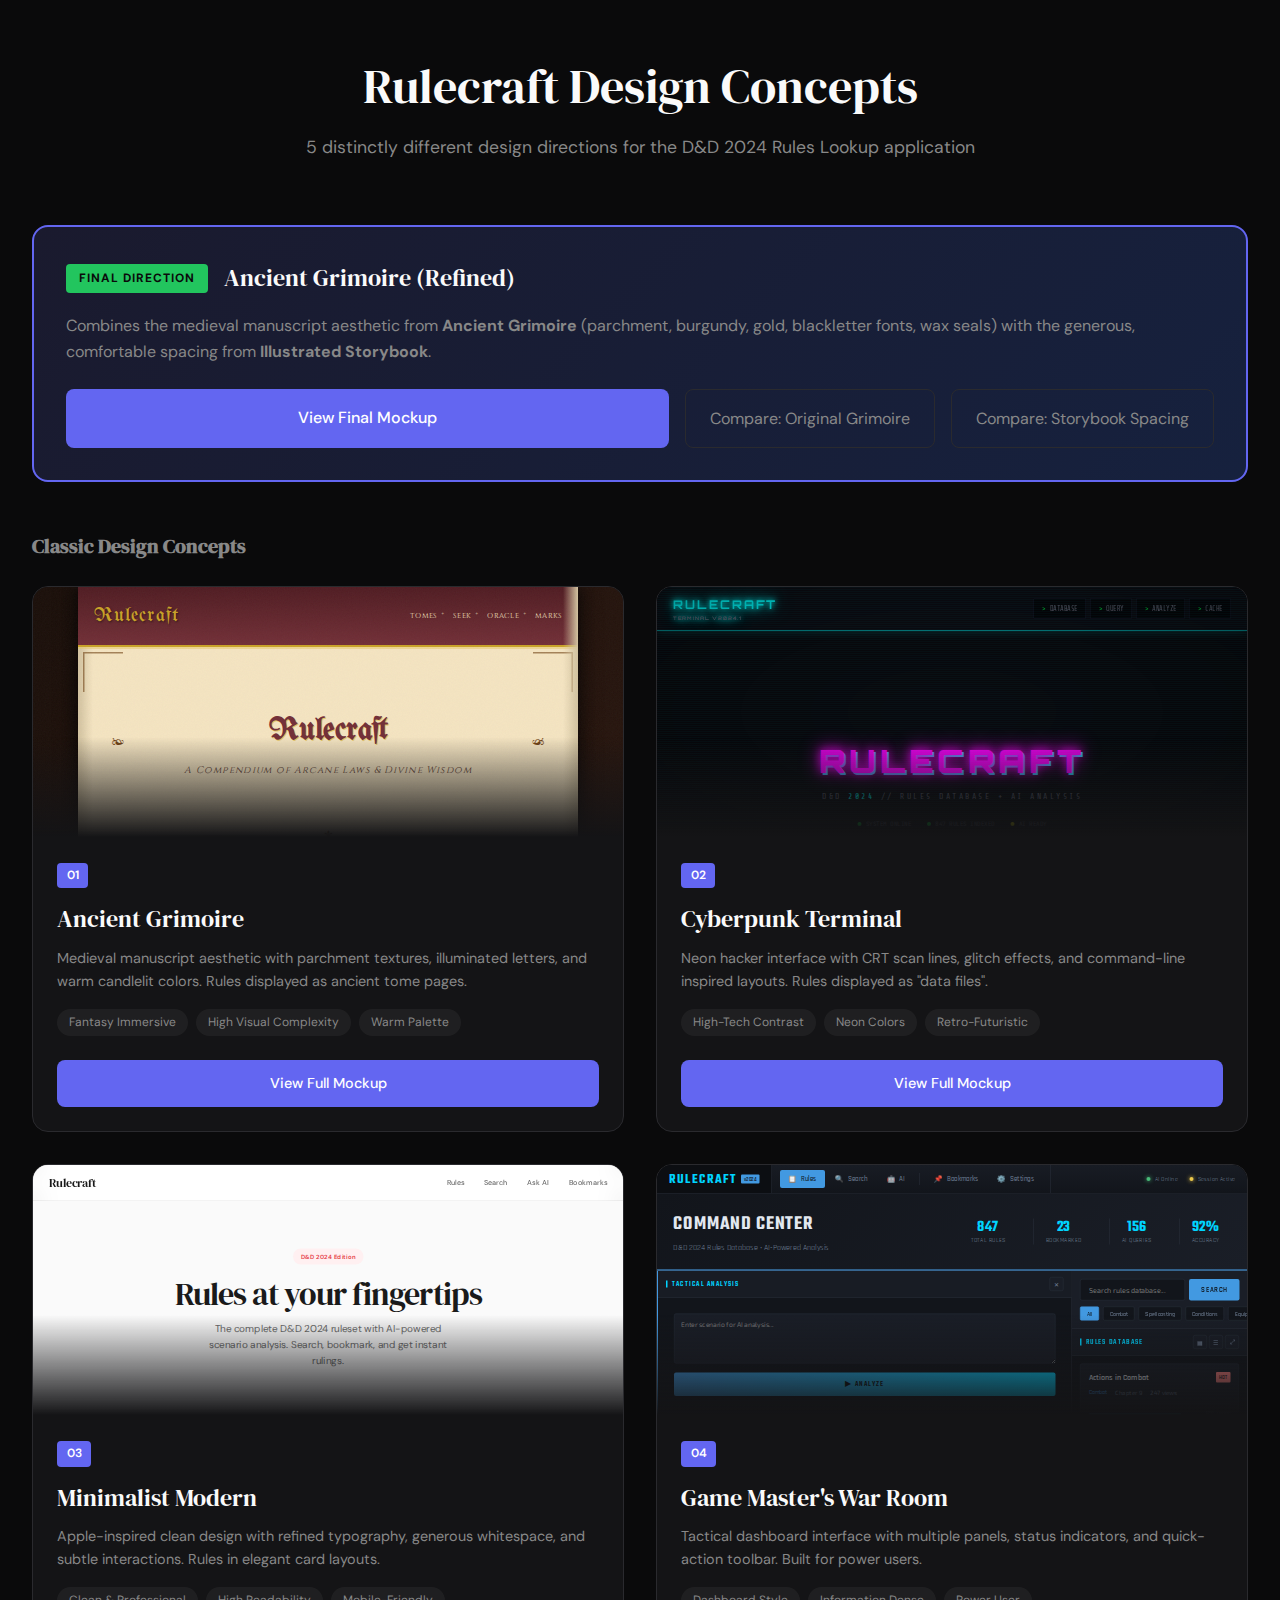
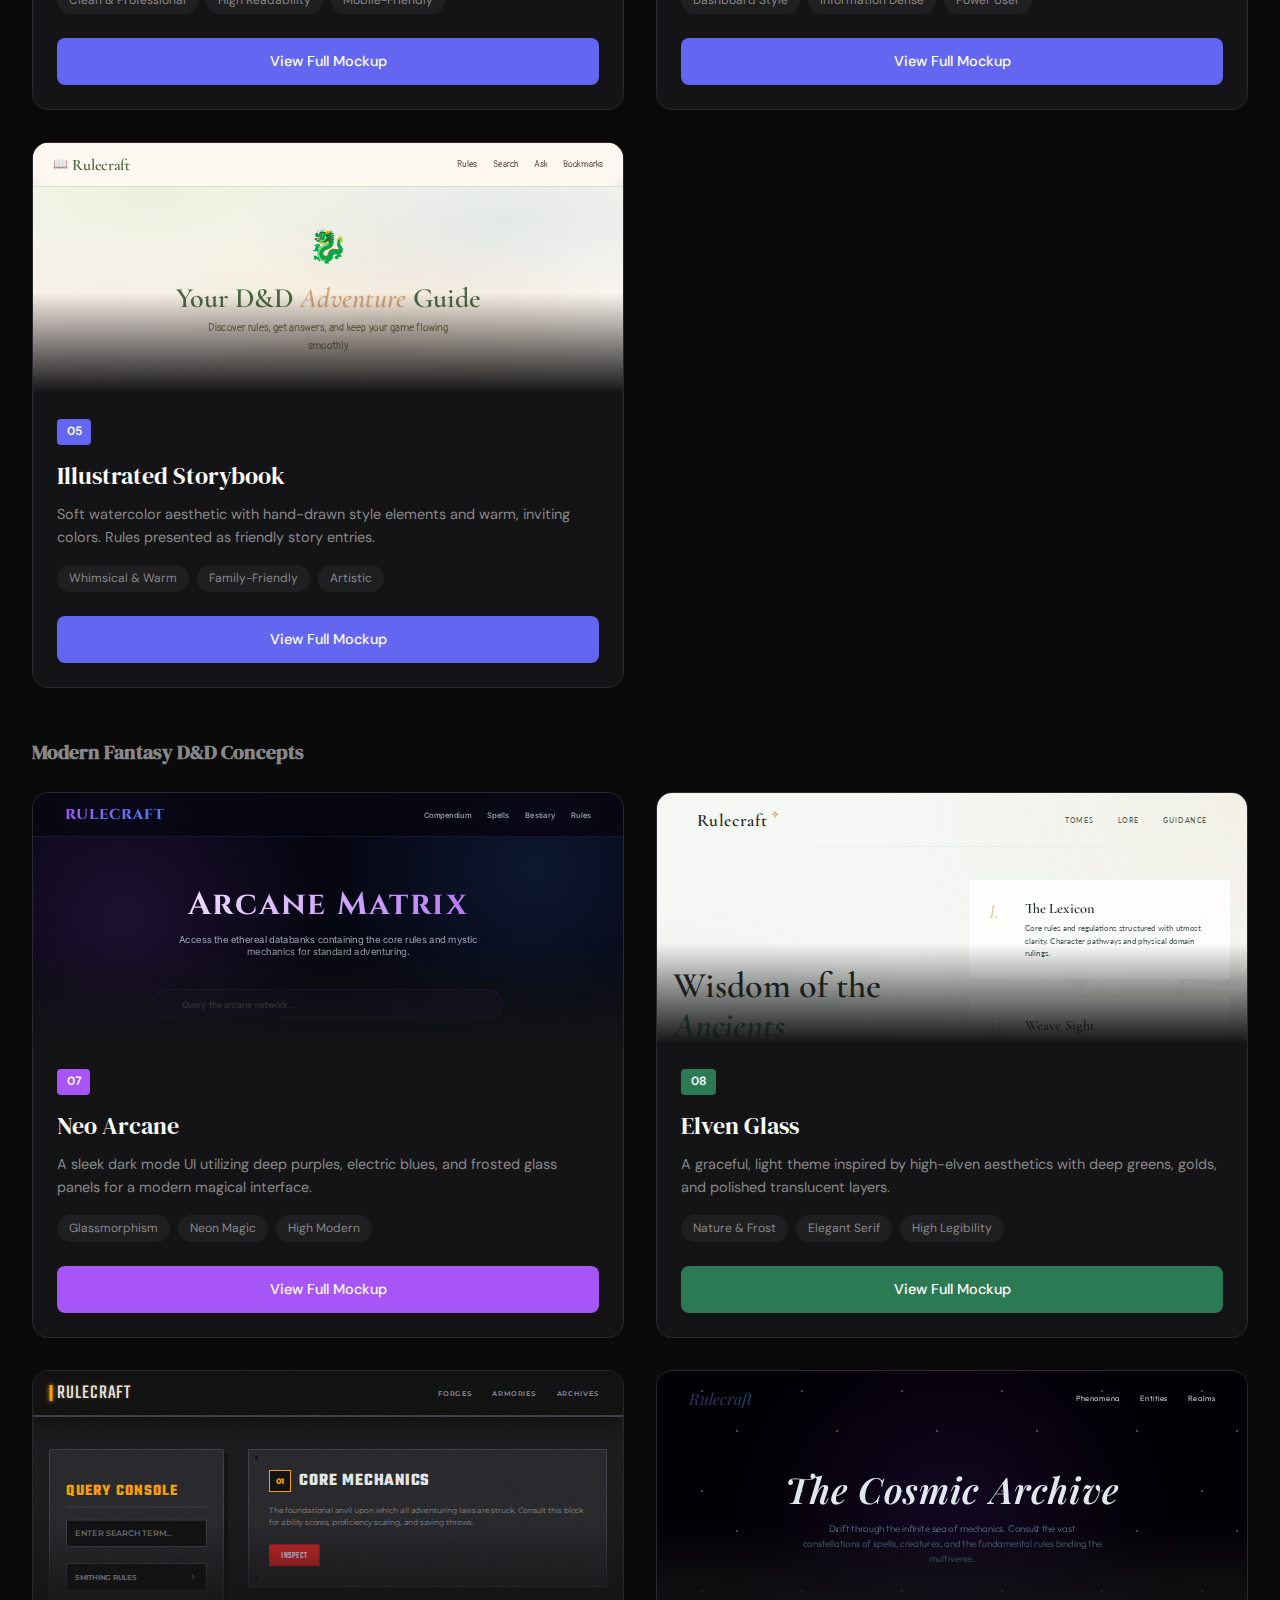
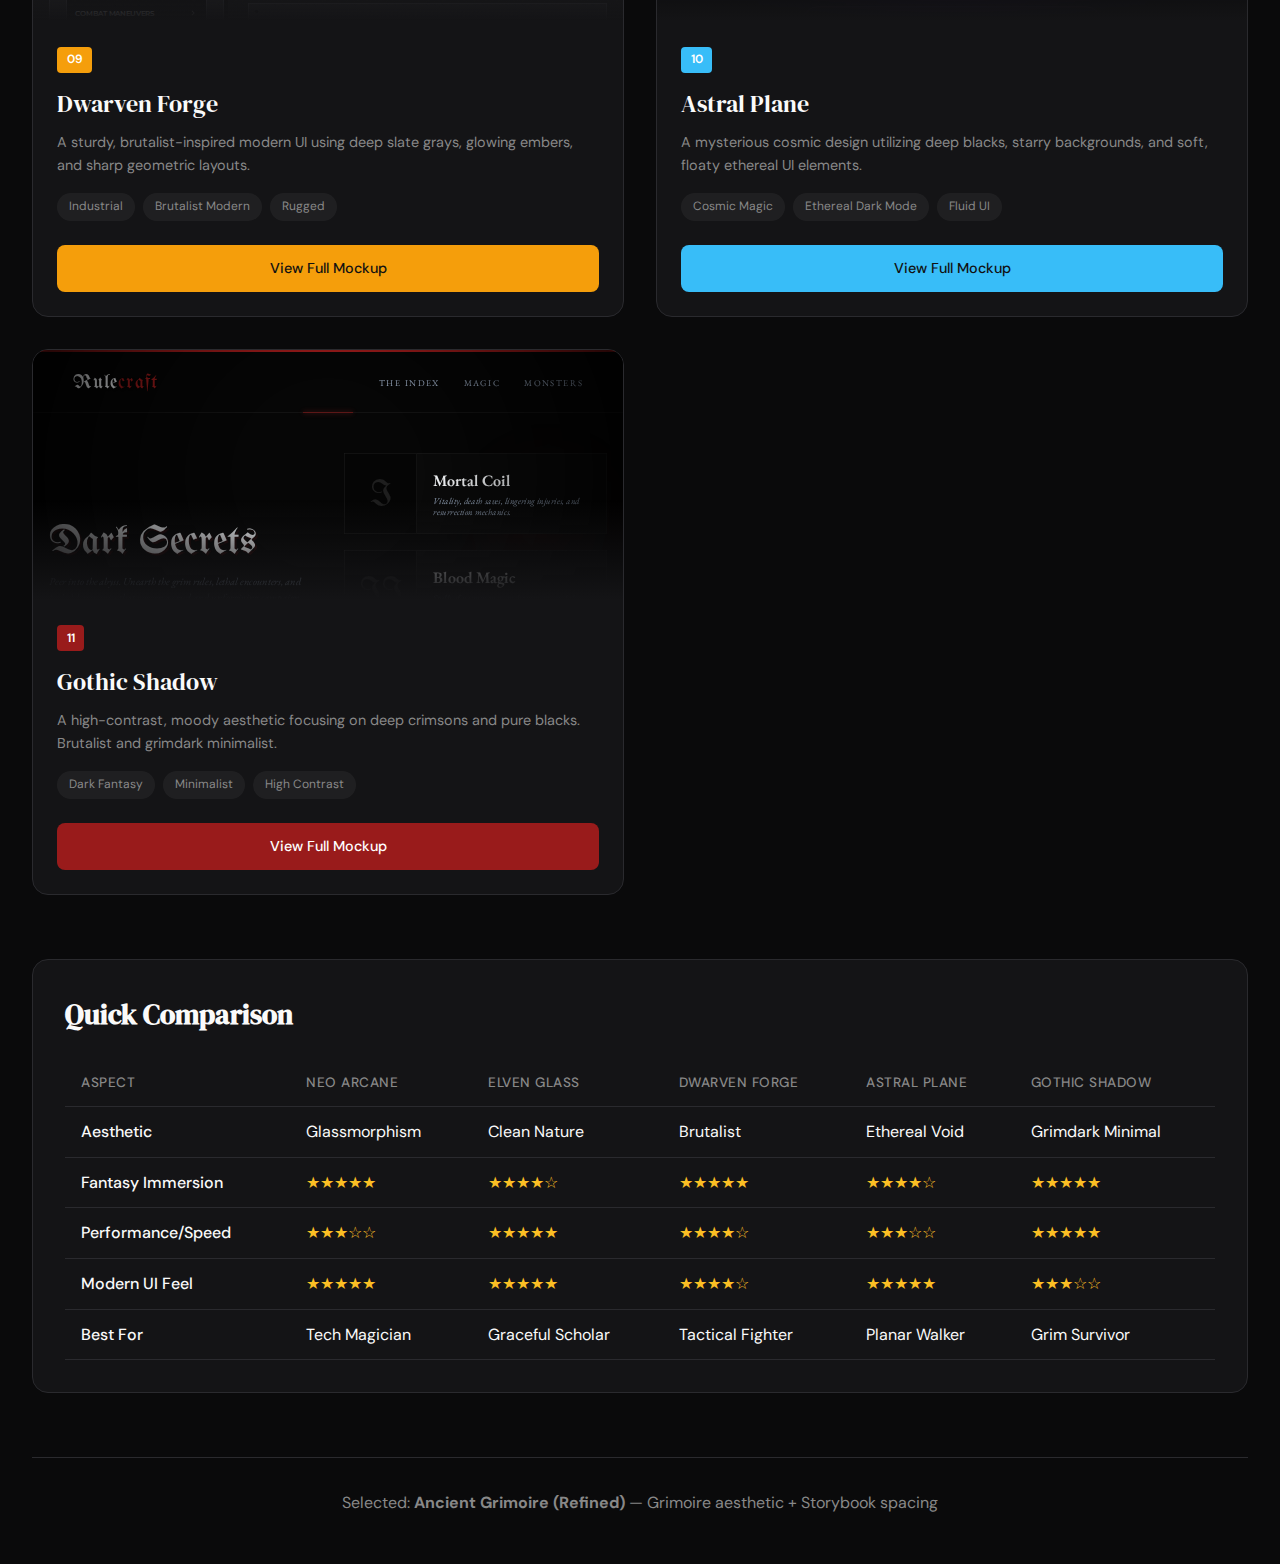
<file: mockups/index.html>
<!DOCTYPE html>
<html lang="en">

<head>
    <meta charset="UTF-8">
    <meta name="viewport" content="width=device-width, initial-scale=1.0">
    <title>Rulecraft Design Mockups - Choose Your Style</title>
    <link rel="preconnect" href="https://fonts.googleapis.com">
    <link rel="preconnect" href="https://fonts.gstatic.com" crossorigin>
    <link
        href="https://fonts.googleapis.com/css2?family=DM+Sans:wght@400;500;600;700&family=DM+Serif+Display&display=swap"
        rel="stylesheet">
    <style>
        :root {
            --bg: #0a0a0b;
            --surface: #141416;
            --border: #2a2a2e;
            --text: #fafafa;
            --text-dim: #888;
            --accent: #6366f1;
        }

        * {
            box-sizing: border-box;
            margin: 0;
            padding: 0;
        }

        body {
            font-family: 'DM Sans', sans-serif;
            background: var(--bg);
            color: var(--text);
            line-height: 1.6;
            min-height: 100vh;
            padding: 3rem 2rem;
        }

        .container {
            max-width: 1400px;
            margin: 0 auto;
        }

        header {
            text-align: center;
            margin-bottom: 4rem;
        }

        header h1 {
            font-family: 'DM Serif Display', serif;
            font-size: 3rem;
            font-weight: 400;
            margin-bottom: 0.5rem;
        }

        header p {
            color: var(--text-dim);
            font-size: 1.1rem;
        }

        .designs-grid {
            display: grid;
            grid-template-columns: repeat(auto-fit, minmax(400px, 1fr));
            gap: 2rem;
        }

        .design-card {
            background: var(--surface);
            border: 1px solid var(--border);
            border-radius: 16px;
            overflow: hidden;
            transition: all 0.3s;
        }

        .design-card:hover {
            border-color: var(--accent);
            transform: translateY(-5px);
            box-shadow: 0 20px 40px rgba(0, 0, 0, 0.4);
        }

        .card-preview {
            height: 250px;
            position: relative;
            overflow: hidden;
        }

        .card-preview iframe {
            width: 200%;
            height: 200%;
            transform: scale(0.5);
            transform-origin: top left;
            border: none;
            pointer-events: none;
        }

        .card-overlay {
            position: absolute;
            top: 0;
            left: 0;
            right: 0;
            bottom: 0;
            background: linear-gradient(to bottom, transparent 60%, var(--surface));
        }

        .card-content {
            padding: 1.5rem;
        }

        .card-number {
            display: inline-block;
            background: var(--accent);
            color: white;
            font-size: 0.75rem;
            font-weight: 600;
            padding: 0.2rem 0.6rem;
            border-radius: 4px;
            margin-bottom: 0.75rem;
        }

        .card-content h2 {
            font-family: 'DM Serif Display', serif;
            font-size: 1.5rem;
            font-weight: 400;
            margin-bottom: 0.5rem;
        }

        .card-content p {
            color: var(--text-dim);
            font-size: 0.9rem;
            margin-bottom: 1rem;
        }

        .card-tags {
            display: flex;
            flex-wrap: wrap;
            gap: 0.5rem;
            margin-bottom: 1.5rem;
        }

        .tag {
            background: rgba(255, 255, 255, 0.05);
            padding: 0.25rem 0.75rem;
            border-radius: 100px;
            font-size: 0.75rem;
            color: var(--text-dim);
        }

        .card-actions {
            display: flex;
            gap: 0.75rem;
        }

        .btn {
            flex: 1;
            padding: 0.75rem 1rem;
            border: none;
            border-radius: 8px;
            font-family: inherit;
            font-size: 0.9rem;
            font-weight: 500;
            cursor: pointer;
            text-decoration: none;
            text-align: center;
            transition: all 0.2s;
        }

        .btn-primary {
            background: var(--accent);
            color: white;
        }

        .btn-primary:hover {
            background: #4f46e5;
        }

        .btn-secondary {
            background: transparent;
            border: 1px solid var(--border);
            color: var(--text);
        }

        .btn-secondary:hover {
            border-color: var(--text-dim);
        }

        /* Comparison Table */
        .comparison-section {
            margin-top: 4rem;
            padding: 2rem;
            background: var(--surface);
            border: 1px solid var(--border);
            border-radius: 16px;
        }

        .comparison-section h2 {
            font-family: 'DM Serif Display', serif;
            font-size: 1.75rem;
            margin-bottom: 1.5rem;
        }

        table {
            width: 100%;
            border-collapse: collapse;
        }

        th,
        td {
            padding: 0.75rem 1rem;
            text-align: left;
            border-bottom: 1px solid var(--border);
        }

        th {
            color: var(--text-dim);
            font-weight: 500;
            font-size: 0.85rem;
            text-transform: uppercase;
            letter-spacing: 0.5px;
        }

        td:first-child {
            font-weight: 500;
        }

        .stars {
            color: #fbbf24;
        }

        footer {
            text-align: center;
            margin-top: 4rem;
            padding-top: 2rem;
            border-top: 1px solid var(--border);
            color: var(--text-dim);
        }

        @media (max-width: 900px) {
            .designs-grid {
                grid-template-columns: 1fr;
            }

            header h1 {
                font-size: 2rem;
            }

            .comparison-section {
                overflow-x: auto;
            }
        }
    </style>
</head>

<body>
    <div class="container">
        <header>
            <h1>Rulecraft Design Concepts</h1>
            <p>5 distinctly different design directions for the D&D 2024 Rules Lookup application</p>
        </header>

        <!-- Final Direction -->
        <section
            style="margin-bottom: 3rem; padding: 2rem; background: linear-gradient(135deg, #1a1a2e, #16213e); border: 2px solid #6366f1; border-radius: 16px;">
            <div style="display: flex; align-items: center; gap: 1rem; margin-bottom: 1rem;">
                <span
                    style="background: #22c55e; color: #0a0a0b; font-size: 0.75rem; font-weight: 700; padding: 0.3rem 0.8rem; border-radius: 4px; text-transform: uppercase; letter-spacing: 1px;">Final
                    Direction</span>
                <h2 style="font-family: 'DM Serif Display', serif; font-size: 1.5rem; font-weight: 400;">Ancient
                    Grimoire (Refined)</h2>
            </div>
            <p style="color: #888; margin-bottom: 1.5rem;">Combines the medieval manuscript aesthetic from
                <strong>Ancient Grimoire</strong> (parchment, burgundy, gold, blackletter fonts, wax seals) with the
                generous, comfortable spacing from <strong>Illustrated Storybook</strong>.
            </p>
            <div style="display: flex; gap: 1rem;">
                <a href="06-grimoire-refined.html" target="_blank"
                    style="flex: 1; padding: 1rem; background: #6366f1; color: white; text-decoration: none; text-align: center; border-radius: 8px; font-weight: 500; transition: background 0.2s;">View
                    Final Mockup</a>
                <a href="01-ancient-grimoire.html" target="_blank"
                    style="padding: 1rem 1.5rem; border: 1px solid #2a2a2e; color: #888; text-decoration: none; border-radius: 8px; transition: all 0.2s;">Compare:
                    Original Grimoire</a>
                <a href="05-illustrated-storybook.html" target="_blank"
                    style="padding: 1rem 1.5rem; border: 1px solid #2a2a2e; color: #888; text-decoration: none; border-radius: 8px; transition: all 0.2s;">Compare:
                    Storybook Spacing</a>
            </div>
        </section>

        <h2 style="font-family: 'DM Serif Display', serif; font-size: 1.25rem; color: #888; margin-bottom: 1.5rem;">
            Classic Design Concepts</h2>

        <div class="designs-grid">
            <!-- Ancient Grimoire -->
            <article class="design-card">
                <div class="card-preview">
                    <iframe src="01-ancient-grimoire.html" loading="lazy"></iframe>
                    <div class="card-overlay"></div>
                </div>
                <div class="card-content">
                    <span class="card-number">01</span>
                    <h2>Ancient Grimoire</h2>
                    <p>Medieval manuscript aesthetic with parchment textures, illuminated letters, and warm candlelit
                        colors. Rules displayed as ancient tome pages.</p>
                    <div class="card-tags">
                        <span class="tag">Fantasy Immersive</span>
                        <span class="tag">High Visual Complexity</span>
                        <span class="tag">Warm Palette</span>
                    </div>
                    <div class="card-actions">
                        <a href="01-ancient-grimoire.html" class="btn btn-primary" target="_blank">View Full Mockup</a>
                    </div>
                </div>
            </article>

            <!-- Cyberpunk Terminal -->
            <article class="design-card">
                <div class="card-preview">
                    <iframe src="02-cyberpunk-terminal.html" loading="lazy"></iframe>
                    <div class="card-overlay"></div>
                </div>
                <div class="card-content">
                    <span class="card-number">02</span>
                    <h2>Cyberpunk Terminal</h2>
                    <p>Neon hacker interface with CRT scan lines, glitch effects, and command-line inspired layouts.
                        Rules displayed as "data files".</p>
                    <div class="card-tags">
                        <span class="tag">High-Tech Contrast</span>
                        <span class="tag">Neon Colors</span>
                        <span class="tag">Retro-Futuristic</span>
                    </div>
                    <div class="card-actions">
                        <a href="02-cyberpunk-terminal.html" class="btn btn-primary" target="_blank">View Full
                            Mockup</a>
                    </div>
                </div>
            </article>

            <!-- Minimalist Modern -->
            <article class="design-card">
                <div class="card-preview">
                    <iframe src="03-minimalist-modern.html" loading="lazy"></iframe>
                    <div class="card-overlay"></div>
                </div>
                <div class="card-content">
                    <span class="card-number">03</span>
                    <h2>Minimalist Modern</h2>
                    <p>Apple-inspired clean design with refined typography, generous whitespace, and subtle
                        interactions. Rules in elegant card layouts.</p>
                    <div class="card-tags">
                        <span class="tag">Clean & Professional</span>
                        <span class="tag">High Readability</span>
                        <span class="tag">Mobile-Friendly</span>
                    </div>
                    <div class="card-actions">
                        <a href="03-minimalist-modern.html" class="btn btn-primary" target="_blank">View Full Mockup</a>
                    </div>
                </div>
            </article>

            <!-- War Room -->
            <article class="design-card">
                <div class="card-preview">
                    <iframe src="04-war-room.html" loading="lazy"></iframe>
                    <div class="card-overlay"></div>
                </div>
                <div class="card-content">
                    <span class="card-number">04</span>
                    <h2>Game Master's War Room</h2>
                    <p>Tactical dashboard interface with multiple panels, status indicators, and quick-action toolbar.
                        Built for power users.</p>
                    <div class="card-tags">
                        <span class="tag">Dashboard Style</span>
                        <span class="tag">Information Dense</span>
                        <span class="tag">Power User</span>
                    </div>
                    <div class="card-actions">
                        <a href="04-war-room.html" class="btn btn-primary" target="_blank">View Full Mockup</a>
                    </div>
                </div>
            </article>

            <!-- Illustrated Storybook -->
            <article class="design-card">
                <div class="card-preview">
                    <iframe src="05-illustrated-storybook.html" loading="lazy"></iframe>
                    <div class="card-overlay"></div>
                </div>
                <div class="card-content">
                    <span class="card-number">05</span>
                    <h2>Illustrated Storybook</h2>
                    <p>Soft watercolor aesthetic with hand-drawn style elements and warm, inviting colors. Rules
                        presented as friendly story entries.</p>
                    <div class="card-tags">
                        <span class="tag">Whimsical & Warm</span>
                        <span class="tag">Family-Friendly</span>
                        <span class="tag">Artistic</span>
                    </div>
                    <div class="card-actions">
                        <a href="05-illustrated-storybook.html" class="btn btn-primary" target="_blank">View Full
                            Mockup</a>
                    </div>
                </div>
            </article>
        </div>

        <h2 style="font-family: 'DM Serif Display', serif; font-size: 1.25rem; color: #888; margin: 3rem 0 1.5rem 0;">
            Modern Fantasy D&amp;D Concepts</h2>

        <div class="designs-grid">
            <!-- Neo Arcane -->
            <article class="design-card">
                <div class="card-preview">
                    <iframe src="07-neo-arcane.html" loading="lazy"></iframe>
                    <div class="card-overlay"></div>
                </div>
                <div class="card-content">
                    <span class="card-number" style="background: #a855f7;">07</span>
                    <h2>Neo Arcane</h2>
                    <p>A sleek dark mode UI utilizing deep purples, electric blues, and frosted glass panels for a
                        modern magical interface.</p>
                    <div class="card-tags">
                        <span class="tag">Glassmorphism</span>
                        <span class="tag">Neon Magic</span>
                        <span class="tag">High Modern</span>
                    </div>
                    <div class="card-actions">
                        <a href="07-neo-arcane.html" class="btn btn-primary" style="background: #a855f7;"
                            target="_blank">View Full Mockup</a>
                    </div>
                </div>
            </article>

            <!-- Elven Glass -->
            <article class="design-card">
                <div class="card-preview">
                    <iframe src="08-elven-glass.html" loading="lazy"></iframe>
                    <div class="card-overlay"></div>
                </div>
                <div class="card-content">
                    <span class="card-number" style="background: #2b7a54;">08</span>
                    <h2>Elven Glass</h2>
                    <p>A graceful, light theme inspired by high-elven aesthetics with deep greens, golds, and polished
                        translucent layers.</p>
                    <div class="card-tags">
                        <span class="tag">Nature & Frost</span>
                        <span class="tag">Elegant Serif</span>
                        <span class="tag">High Legibility</span>
                    </div>
                    <div class="card-actions">
                        <a href="08-elven-glass.html" class="btn btn-primary" style="background: #2b7a54;"
                            target="_blank">View Full Mockup</a>
                    </div>
                </div>
            </article>

            <!-- Dwarven Forge -->
            <article class="design-card">
                <div class="card-preview">
                    <iframe src="09-dwarven-forge.html" loading="lazy"></iframe>
                    <div class="card-overlay"></div>
                </div>
                <div class="card-content">
                    <span class="card-number" style="background: #f59e0b;">09</span>
                    <h2>Dwarven Forge</h2>
                    <p>A sturdy, brutalist-inspired modern UI using deep slate grays, glowing embers, and sharp
                        geometric layouts.</p>
                    <div class="card-tags">
                        <span class="tag">Industrial</span>
                        <span class="tag">Brutalist Modern</span>
                        <span class="tag">Rugged</span>
                    </div>
                    <div class="card-actions">
                        <a href="09-dwarven-forge.html" class="btn btn-primary"
                            style="background: #f59e0b; color: #111;" target="_blank">View Full Mockup</a>
                    </div>
                </div>
            </article>

            <!-- Astral Plane -->
            <article class="design-card">
                <div class="card-preview">
                    <iframe src="10-astral-plane.html" loading="lazy"></iframe>
                    <div class="card-overlay"></div>
                </div>
                <div class="card-content">
                    <span class="card-number" style="background: #38bdf8;">10</span>
                    <h2>Astral Plane</h2>
                    <p>A mysterious cosmic design utilizing deep blacks, starry backgrounds, and soft, floaty ethereal
                        UI elements.</p>
                    <div class="card-tags">
                        <span class="tag">Cosmic Magic</span>
                        <span class="tag">Ethereal Dark Mode</span>
                        <span class="tag">Fluid UI</span>
                    </div>
                    <div class="card-actions">
                        <a href="10-astral-plane.html" class="btn btn-primary" style="background: #38bdf8; color: #111;"
                            target="_blank">View Full Mockup</a>
                    </div>
                </div>
            </article>

            <!-- Gothic Shadow -->
            <article class="design-card">
                <div class="card-preview">
                    <iframe src="11-gothic-shadow.html" loading="lazy"></iframe>
                    <div class="card-overlay"></div>
                </div>
                <div class="card-content">
                    <span class="card-number" style="background: #991b1b;">11</span>
                    <h2>Gothic Shadow</h2>
                    <p>A high-contrast, moody aesthetic focusing on deep crimsons and pure blacks. Brutalist and
                        grimdark minimalist.</p>
                    <div class="card-tags">
                        <span class="tag">Dark Fantasy</span>
                        <span class="tag">Minimalist</span>
                        <span class="tag">High Contrast</span>
                    </div>
                    <div class="card-actions">
                        <a href="11-gothic-shadow.html" class="btn btn-primary" style="background: #991b1b;"
                            target="_blank">View Full Mockup</a>
                    </div>
                </div>
            </article>
        </div>

        <!-- Comparison Table -->
        <section class="comparison-section">
            <h2>Quick Comparison</h2>
            <table>
                <thead>
                    <tr>
                        <th>Aspect</th>
                        <th>Neo Arcane</th>
                        <th>Elven Glass</th>
                        <th>Dwarven Forge</th>
                        <th>Astral Plane</th>
                        <th>Gothic Shadow</th>
                    </tr>
                </thead>
                <tbody>
                    <tr>
                        <td>Aesthetic</td>
                        <td>Glassmorphism</td>
                        <td>Clean Nature</td>
                        <td>Brutalist</td>
                        <td>Ethereal Void</td>
                        <td>Grimdark Minimal</td>
                    </tr>
                    <tr>
                        <td>Fantasy Immersion</td>
                        <td><span class="stars">★★★★★</span></td>
                        <td><span class="stars">★★★★☆</span></td>
                        <td><span class="stars">★★★★★</span></td>
                        <td><span class="stars">★★★★☆</span></td>
                        <td><span class="stars">★★★★★</span></td>
                    </tr>
                    <tr>
                        <td>Performance/Speed</td>
                        <td><span class="stars">★★★☆☆</span></td>
                        <td><span class="stars">★★★★★</span></td>
                        <td><span class="stars">★★★★☆</span></td>
                        <td><span class="stars">★★★☆☆</span></td>
                        <td><span class="stars">★★★★★</span></td>
                    </tr>
                    <tr>
                        <td>Modern UI Feel</td>
                        <td><span class="stars">★★★★★</span></td>
                        <td><span class="stars">★★★★★</span></td>
                        <td><span class="stars">★★★★☆</span></td>
                        <td><span class="stars">★★★★★</span></td>
                        <td><span class="stars">★★★☆☆</span></td>
                    </tr>
                    <tr>
                        <td>Best For</td>
                        <td>Tech Magician</td>
                        <td>Graceful Scholar</td>
                        <td>Tactical Fighter</td>
                        <td>Planar Walker</td>
                        <td>Grim Survivor</td>
                    </tr>
                </tbody>
            </table>
        </section>

        <footer>
            <p>Selected: <strong>Ancient Grimoire (Refined)</strong> — Grimoire aesthetic + Storybook spacing</p>
        </footer>
    </div>
</body>

</html>
</file>
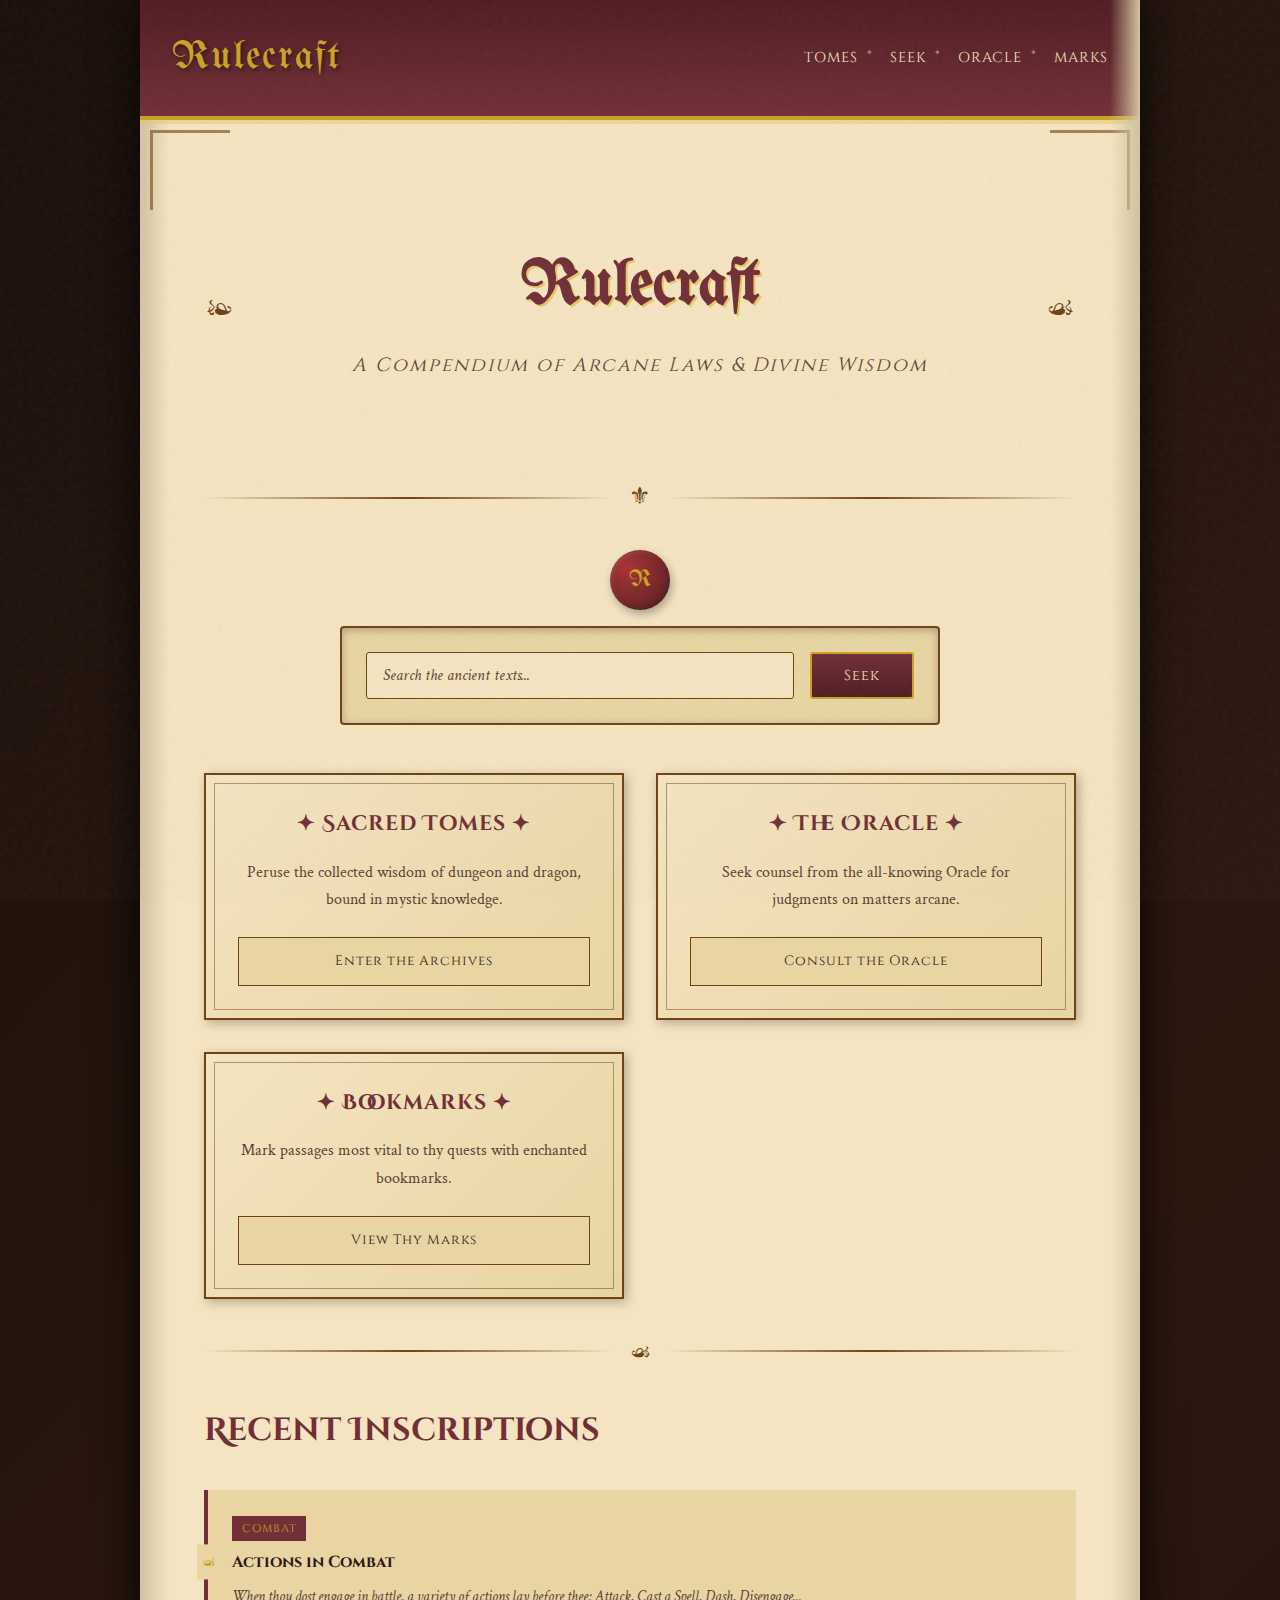
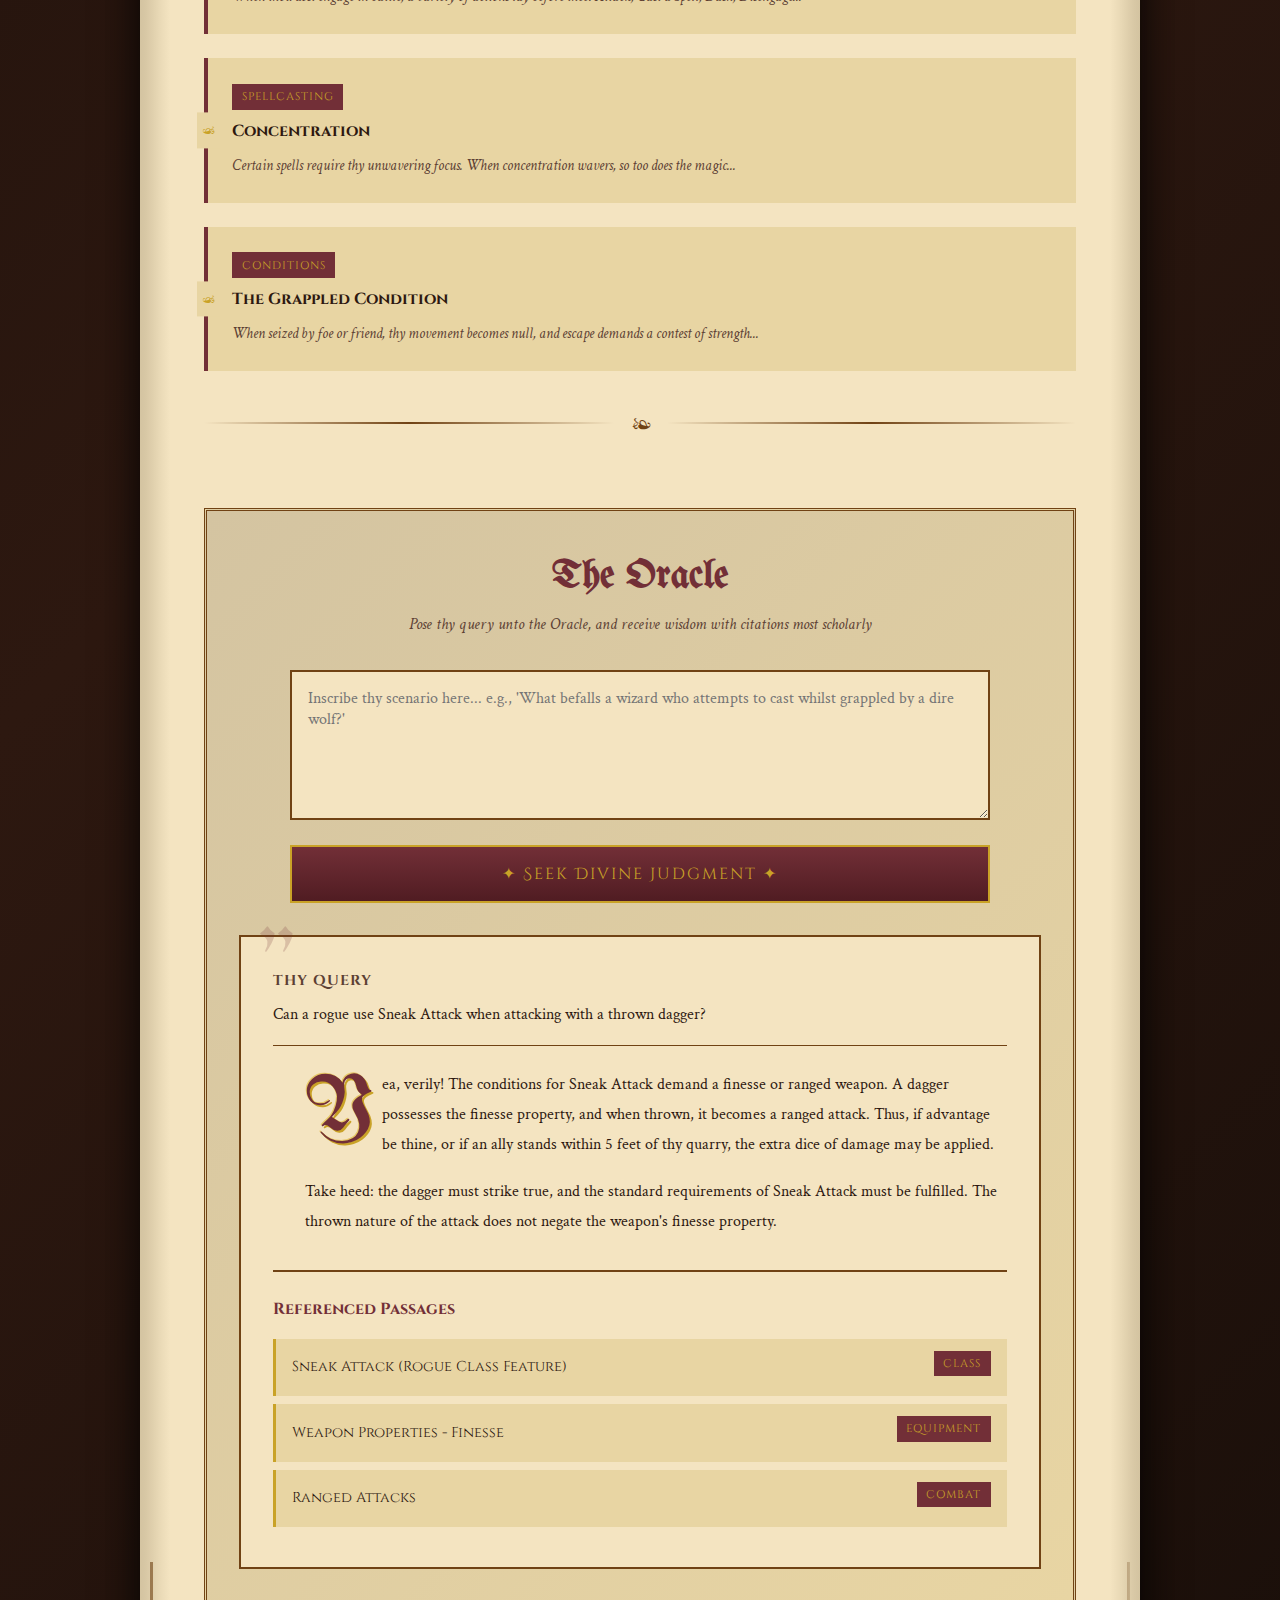
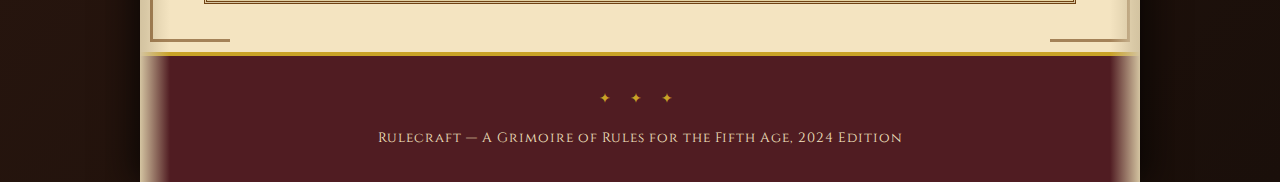
<file: mockups/01-ancient-grimoire.html>
<!DOCTYPE html>
<html lang="en">
<head>
    <meta charset="UTF-8">
    <meta name="viewport" content="width=device-width, initial-scale=1.0">
    <title>Rulecraft - Ancient Grimoire Design</title>
    <link rel="preconnect" href="https://fonts.googleapis.com">
    <link rel="preconnect" href="https://fonts.gstatic.com" crossorigin>
    <link href="https://fonts.googleapis.com/css2?family=Cinzel+Decorative:wght@400;700;900&family=Cinzel:wght@400;500;600;700&family=Crimson+Text:ital,wght@0,400;0,600;0,700;1,400&family=UnifrakturMaguntia&display=swap" rel="stylesheet">
    <style>
        :root {
            --color-parchment: #f4e4c1;
            --color-parchment-dark: #e8d5a3;
            --color-parchment-aged: #d4c4a1;
            --color-ink: #2d1810;
            --color-ink-faded: #5c4033;
            --color-burgundy: #722f37;
            --color-burgundy-dark: #501c22;
            --color-gold: #c9a227;
            --color-gold-light: #e6c766;
            --color-amber: #b8860b;
            --color-sepia: #704214;
            --color-shadow: rgba(45, 24, 16, 0.3);
            --font-display: 'UnifrakturMaguntia', cursive;
            --font-heading: 'Cinzel Decorative', serif;
            --font-subheading: 'Cinzel', serif;
            --font-body: 'Crimson Text', serif;
        }

        * {
            box-sizing: border-box;
            margin: 0;
            padding: 0;
        }

        body {
            font-family: var(--font-body);
            background: linear-gradient(135deg, #1a0f0a 0%, #2d1810 50%, #1a0f0a 100%);
            color: var(--color-ink);
            line-height: 1.7;
            min-height: 100vh;
        }

        /* Parchment texture overlay */
        body::before {
            content: '';
            position: fixed;
            top: 0;
            left: 0;
            right: 0;
            bottom: 0;
            background:
                url("data:image/svg+xml,%3Csvg viewBox='0 0 200 200' xmlns='http://www.w3.org/2000/svg'%3E%3Cfilter id='noise'%3E%3CfeTurbulence type='fractalNoise' baseFrequency='0.9' numOctaves='4' stitchTiles='stitch'/%3E%3C/filter%3E%3Crect width='100%25' height='100%25' filter='url(%23noise)' opacity='0.08'/%3E%3C/svg%3E");
            pointer-events: none;
            z-index: 1000;
            opacity: 0.5;
        }

        /* Main container - book binding effect */
        .tome-container {
            max-width: 1000px;
            margin: 0 auto;
            background: var(--color-parchment);
            min-height: 100vh;
            position: relative;
            box-shadow:
                -10px 0 30px rgba(0,0,0,0.5),
                10px 0 30px rgba(0,0,0,0.5),
                inset 5px 0 15px rgba(45, 24, 16, 0.1),
                inset -5px 0 15px rgba(45, 24, 16, 0.1);
        }

        /* Aged paper effect on edges */
        .tome-container::before {
            content: '';
            position: absolute;
            top: 0;
            bottom: 0;
            left: 0;
            width: 30px;
            background: linear-gradient(to right, var(--color-parchment-aged), transparent);
            pointer-events: none;
        }

        .tome-container::after {
            content: '';
            position: absolute;
            top: 0;
            bottom: 0;
            right: 0;
            width: 30px;
            background: linear-gradient(to left, var(--color-parchment-aged), transparent);
            pointer-events: none;
        }

        /* Header - Ornate top banner */
        header {
            background: linear-gradient(to bottom, var(--color-burgundy-dark), var(--color-burgundy));
            padding: 1.5rem 2rem;
            border-bottom: 4px solid var(--color-gold);
            position: relative;
        }

        header::after {
            content: '';
            position: absolute;
            bottom: -8px;
            left: 0;
            right: 0;
            height: 4px;
            background: var(--color-gold-light);
            opacity: 0.5;
        }

        nav {
            display: flex;
            justify-content: space-between;
            align-items: center;
        }

        .logo {
            font-family: var(--font-display);
            font-size: 2.5rem;
            color: var(--color-gold);
            text-decoration: none;
            text-shadow: 2px 2px 4px rgba(0,0,0,0.5);
            letter-spacing: 2px;
        }

        .nav-links {
            display: flex;
            gap: 2rem;
        }

        .nav-links a {
            font-family: var(--font-subheading);
            color: var(--color-parchment);
            text-decoration: none;
            font-size: 0.9rem;
            letter-spacing: 1px;
            text-transform: uppercase;
            transition: color 0.3s, text-shadow 0.3s;
            position: relative;
        }

        .nav-links a:hover {
            color: var(--color-gold);
            text-shadow: 0 0 10px var(--color-gold);
        }

        .nav-links a::after {
            content: '✦';
            position: absolute;
            right: -1rem;
            opacity: 0.5;
            font-size: 0.5rem;
        }

        .nav-links a:last-child::after {
            content: '';
        }

        /* Main content */
        main {
            padding: 3rem 4rem;
            position: relative;
        }

        /* Decorative corner flourishes */
        .corner-flourish {
            position: absolute;
            width: 80px;
            height: 80px;
            opacity: 0.6;
        }

        .corner-flourish.top-left {
            top: 10px;
            left: 10px;
            border-top: 3px solid var(--color-sepia);
            border-left: 3px solid var(--color-sepia);
        }

        .corner-flourish.top-right {
            top: 10px;
            right: 10px;
            border-top: 3px solid var(--color-sepia);
            border-right: 3px solid var(--color-sepia);
        }

        .corner-flourish.bottom-left {
            bottom: 10px;
            left: 10px;
            border-bottom: 3px solid var(--color-sepia);
            border-left: 3px solid var(--color-sepia);
        }

        .corner-flourish.bottom-right {
            bottom: 10px;
            right: 10px;
            border-bottom: 3px solid var(--color-sepia);
            border-right: 3px solid var(--color-sepia);
        }

        /* Hero Section */
        .hero {
            text-align: center;
            padding: 4rem 2rem;
            position: relative;
        }

        .hero::before,
        .hero::after {
            content: '❧';
            font-size: 2rem;
            color: var(--color-sepia);
            position: absolute;
            top: 50%;
            transform: translateY(-50%);
        }

        .hero::before {
            left: 0;
        }

        .hero::after {
            right: 0;
            transform: translateY(-50%) scaleX(-1);
        }

        .hero h1 {
            font-family: var(--font-display);
            font-size: 4rem;
            color: var(--color-burgundy);
            margin-bottom: 0.5rem;
            text-shadow: 2px 2px 0 var(--color-gold-light);
            animation: flicker 4s infinite;
        }

        @keyframes flicker {
            0%, 100% { opacity: 1; }
            50% { opacity: 0.95; }
            52% { opacity: 1; }
            54% { opacity: 0.97; }
        }

        .subtitle {
            font-family: var(--font-subheading);
            font-size: 1.2rem;
            color: var(--color-ink-faded);
            font-style: italic;
            letter-spacing: 2px;
        }

        /* Illuminated letter */
        .illuminated-letter {
            float: left;
            font-family: var(--font-display);
            font-size: 5rem;
            line-height: 1;
            padding-right: 0.5rem;
            color: var(--color-burgundy);
            text-shadow:
                2px 2px 0 var(--color-gold),
                -1px -1px 0 var(--color-gold-light);
        }

        /* Ornate divider */
        .divider {
            display: flex;
            align-items: center;
            justify-content: center;
            margin: 2rem 0;
            gap: 1rem;
        }

        .divider::before,
        .divider::after {
            content: '';
            flex: 1;
            height: 2px;
            background: linear-gradient(to right, transparent, var(--color-sepia), transparent);
        }

        .divider-icon {
            color: var(--color-sepia);
            font-size: 1.5rem;
        }

        /* Search Section */
        .search-section {
            margin: 2rem 0;
            text-align: center;
        }

        .search-form {
            display: flex;
            gap: 1rem;
            max-width: 600px;
            margin: 0 auto;
            background: var(--color-parchment-dark);
            padding: 1.5rem;
            border: 2px solid var(--color-sepia);
            border-radius: 4px;
            box-shadow: inset 0 2px 8px var(--color-shadow);
        }

        .search-input {
            flex: 1;
            padding: 0.75rem 1rem;
            border: 1px solid var(--color-sepia);
            background: var(--color-parchment);
            color: var(--color-ink);
            font-family: var(--font-body);
            font-size: 1rem;
            border-radius: 3px;
        }

        .search-input::placeholder {
            color: var(--color-ink-faded);
            font-style: italic;
        }

        .search-input:focus {
            outline: none;
            border-color: var(--color-burgundy);
            box-shadow: 0 0 5px var(--color-gold);
        }

        .search-btn {
            padding: 0.75rem 2rem;
            background: linear-gradient(to bottom, var(--color-burgundy), var(--color-burgundy-dark));
            color: var(--color-parchment);
            border: 2px solid var(--color-gold);
            font-family: var(--font-subheading);
            font-size: 0.9rem;
            letter-spacing: 1px;
            cursor: pointer;
            transition: all 0.3s;
            border-radius: 3px;
        }

        .search-btn:hover {
            background: linear-gradient(to bottom, var(--color-burgundy-dark), var(--color-burgundy));
            box-shadow: 0 0 10px var(--color-gold);
        }

        /* Wax seal icon */
        .wax-seal {
            width: 60px;
            height: 60px;
            background: radial-gradient(circle at 30% 30%, #a83232, var(--color-burgundy-dark));
            border-radius: 50%;
            display: flex;
            align-items: center;
            justify-content: center;
            color: var(--color-gold);
            font-family: var(--font-display);
            font-size: 1.5rem;
            box-shadow:
                2px 4px 8px rgba(0,0,0,0.3),
                inset -2px -2px 4px rgba(0,0,0,0.2),
                inset 2px 2px 4px rgba(255,255,255,0.1);
            margin: 0 auto 1rem;
        }

        /* Feature Cards - Tome Pages */
        .features {
            display: grid;
            grid-template-columns: repeat(auto-fit, minmax(280px, 1fr));
            gap: 2rem;
            margin-top: 3rem;
        }

        .feature-card {
            background: linear-gradient(135deg, var(--color-parchment) 0%, var(--color-parchment-dark) 100%);
            border: 2px solid var(--color-sepia);
            padding: 2rem;
            position: relative;
            transition: transform 0.3s, box-shadow 0.3s;
            box-shadow: 3px 3px 10px var(--color-shadow);
        }

        .feature-card::before {
            content: '';
            position: absolute;
            top: 8px;
            left: 8px;
            right: 8px;
            bottom: 8px;
            border: 1px solid var(--color-sepia);
            opacity: 0.5;
            pointer-events: none;
        }

        .feature-card:hover {
            transform: translateY(-5px) rotate(-1deg);
            box-shadow: 5px 8px 20px var(--color-shadow);
        }

        .feature-card h3 {
            font-family: var(--font-heading);
            color: var(--color-burgundy);
            font-size: 1.3rem;
            margin-bottom: 1rem;
            text-align: center;
            letter-spacing: 1px;
        }

        .feature-card p {
            color: var(--color-ink-faded);
            margin-bottom: 1.5rem;
            text-align: center;
        }

        .btn {
            display: block;
            text-align: center;
            padding: 0.75rem 1.5rem;
            background: var(--color-parchment-dark);
            border: 1px solid var(--color-sepia);
            color: var(--color-ink);
            text-decoration: none;
            font-family: var(--font-subheading);
            font-size: 0.85rem;
            letter-spacing: 1px;
            transition: all 0.3s;
        }

        .btn:hover {
            background: var(--color-burgundy);
            color: var(--color-parchment);
            border-color: var(--color-burgundy);
        }

        /* Rules List Section */
        .section-header {
            margin-bottom: 2rem;
        }

        .section-header h2 {
            font-family: var(--font-heading);
            font-size: 2rem;
            color: var(--color-burgundy);
            margin-bottom: 0.5rem;
        }

        .rules-list {
            display: grid;
            gap: 1.5rem;
        }

        .rule-entry {
            background: var(--color-parchment-dark);
            border-left: 4px solid var(--color-burgundy);
            padding: 1.5rem;
            position: relative;
            transition: all 0.3s;
        }

        .rule-entry::before {
            content: '☙';
            position: absolute;
            left: -0.7rem;
            top: 50%;
            transform: translateY(-50%);
            color: var(--color-gold);
            background: var(--color-parchment-dark);
            padding: 0.25rem;
        }

        .rule-entry:hover {
            background: var(--color-parchment);
            box-shadow: 2px 2px 10px var(--color-shadow);
        }

        .rule-entry h4 {
            font-family: var(--font-subheading);
            color: var(--color-ink);
            margin-bottom: 0.5rem;
        }

        .rule-entry h4 a {
            color: inherit;
            text-decoration: none;
        }

        .rule-entry h4 a:hover {
            color: var(--color-burgundy);
        }

        .category-badge {
            display: inline-block;
            background: var(--color-burgundy);
            color: var(--color-gold);
            padding: 0.2rem 0.6rem;
            font-size: 0.7rem;
            font-family: var(--font-subheading);
            letter-spacing: 1px;
            text-transform: uppercase;
            margin-bottom: 0.5rem;
        }

        .rule-excerpt {
            color: var(--color-ink-faded);
            font-size: 0.95rem;
            font-style: italic;
        }

        /* AI Oracle Section */
        .oracle-section {
            margin-top: 4rem;
            padding: 2rem;
            background: linear-gradient(135deg, var(--color-parchment-aged) 0%, var(--color-parchment-dark) 100%);
            border: 3px double var(--color-sepia);
            position: relative;
        }

        .oracle-header {
            text-align: center;
            margin-bottom: 2rem;
        }

        .oracle-header h2 {
            font-family: var(--font-display);
            font-size: 2.5rem;
            color: var(--color-burgundy);
        }

        .oracle-header p {
            font-style: italic;
            color: var(--color-ink-faded);
        }

        .oracle-form {
            max-width: 700px;
            margin: 0 auto;
        }

        .oracle-form textarea {
            width: 100%;
            min-height: 150px;
            padding: 1rem;
            border: 2px solid var(--color-sepia);
            background: var(--color-parchment);
            color: var(--color-ink);
            font-family: var(--font-body);
            font-size: 1rem;
            resize: vertical;
            margin-bottom: 1rem;
        }

        .oracle-form textarea:focus {
            outline: none;
            border-color: var(--color-burgundy);
        }

        .oracle-submit {
            display: block;
            width: 100%;
            padding: 1rem;
            background: linear-gradient(to bottom, var(--color-burgundy), var(--color-burgundy-dark));
            color: var(--color-gold);
            border: 2px solid var(--color-gold);
            font-family: var(--font-heading);
            font-size: 1rem;
            letter-spacing: 2px;
            cursor: pointer;
            transition: all 0.3s;
        }

        .oracle-submit:hover {
            box-shadow: 0 0 20px var(--color-gold);
            text-shadow: 0 0 10px var(--color-gold);
        }

        /* Oracle Response */
        .oracle-response {
            margin-top: 2rem;
            padding: 2rem;
            background: var(--color-parchment);
            border: 2px solid var(--color-sepia);
            position: relative;
        }

        .oracle-response::before {
            content: '"';
            font-family: var(--font-display);
            font-size: 6rem;
            color: var(--color-burgundy);
            opacity: 0.2;
            position: absolute;
            top: -1rem;
            left: 1rem;
            line-height: 1;
        }

        .response-question {
            border-bottom: 1px solid var(--color-sepia);
            padding-bottom: 1rem;
            margin-bottom: 1.5rem;
        }

        .response-question h4 {
            font-family: var(--font-subheading);
            color: var(--color-ink-faded);
            font-size: 0.9rem;
            text-transform: uppercase;
            letter-spacing: 1px;
            margin-bottom: 0.5rem;
        }

        .response-answer {
            position: relative;
            padding-left: 2rem;
        }

        .response-answer p {
            line-height: 1.9;
            margin-bottom: 1rem;
        }

        .cited-rules {
            margin-top: 2rem;
            padding-top: 1.5rem;
            border-top: 2px solid var(--color-sepia);
        }

        .cited-rules h4 {
            font-family: var(--font-subheading);
            color: var(--color-burgundy);
            margin-bottom: 1rem;
        }

        .rule-citation {
            display: flex;
            justify-content: space-between;
            align-items: center;
            padding: 0.75rem 1rem;
            background: var(--color-parchment-dark);
            border-left: 3px solid var(--color-gold);
            margin-bottom: 0.5rem;
            transition: all 0.3s;
        }

        .rule-citation:hover {
            background: var(--color-parchment-aged);
            padding-left: 1.5rem;
        }

        .rule-citation a {
            color: var(--color-ink);
            text-decoration: none;
            font-family: var(--font-subheading);
            font-size: 0.9rem;
        }

        .rule-citation a:hover {
            color: var(--color-burgundy);
        }

        /* Footer */
        footer {
            background: var(--color-burgundy-dark);
            border-top: 4px solid var(--color-gold);
            padding: 2rem;
            text-align: center;
            color: var(--color-parchment);
            font-family: var(--font-subheading);
            font-size: 0.85rem;
            letter-spacing: 1px;
        }

        footer::before {
            content: '✦ ✦ ✦';
            display: block;
            color: var(--color-gold);
            margin-bottom: 1rem;
            letter-spacing: 0.5rem;
        }

        /* Responsive */
        @media (max-width: 768px) {
            .tome-container {
                margin: 0;
            }

            main {
                padding: 2rem;
            }

            .hero h1 {
                font-size: 2.5rem;
            }

            .hero::before,
            .hero::after {
                display: none;
            }

            .nav-links {
                gap: 1rem;
                font-size: 0.8rem;
            }

            .logo {
                font-size: 1.8rem;
            }
        }

        /* Candlelight glow effect */
        @keyframes candleGlow {
            0%, 100% {
                filter: drop-shadow(0 0 5px var(--color-gold));
            }
            50% {
                filter: drop-shadow(0 0 15px var(--color-gold)) drop-shadow(0 0 25px var(--color-amber));
            }
        }

        .glow-effect {
            animation: candleGlow 3s ease-in-out infinite;
        }
    </style>
</head>
<body>
    <div class="tome-container">
        <header>
            <nav>
                <a href="/" class="logo glow-effect">Rulecraft</a>
                <div class="nav-links">
                    <a href="/rules">Tomes</a>
                    <a href="/search">Seek</a>
                    <a href="/scenario">Oracle</a>
                    <a href="#">Marks</a>
                </div>
            </nav>
        </header>

        <main>
            <div class="corner-flourish top-left"></div>
            <div class="corner-flourish top-right"></div>

            <!-- Hero Section -->
            <section class="hero">
                <h1>Rulecraft</h1>
                <p class="subtitle">A Compendium of Arcane Laws & Divine Wisdom</p>
            </section>

            <div class="divider">
                <span class="divider-icon">⚜</span>
            </div>

            <!-- Search Section -->
            <section class="search-section">
                <div class="wax-seal">R</div>
                <form class="search-form">
                    <input type="text" class="search-input" placeholder="Search the ancient texts...">
                    <button type="submit" class="search-btn">Seek</button>
                </form>
            </section>

            <!-- Feature Cards -->
            <section class="features">
                <div class="feature-card">
                    <h3>✦ Sacred Tomes ✦</h3>
                    <p>Peruse the collected wisdom of dungeon and dragon, bound in mystic knowledge.</p>
                    <a href="/rules" class="btn">Enter the Archives</a>
                </div>

                <div class="feature-card">
                    <h3>✦ The Oracle ✦</h3>
                    <p>Seek counsel from the all-knowing Oracle for judgments on matters arcane.</p>
                    <a href="/scenario" class="btn">Consult the Oracle</a>
                </div>

                <div class="feature-card">
                    <h3>✦ Bookmarks ✦</h3>
                    <p>Mark passages most vital to thy quests with enchanted bookmarks.</p>
                    <a href="#" class="btn">View Thy Marks</a>
                </div>
            </section>

            <div class="divider">
                <span class="divider-icon">☙</span>
            </div>

            <!-- Rules List -->
            <section class="section-header">
                <h2>Recent Inscriptions</h2>
            </section>

            <div class="rules-list">
                <article class="rule-entry">
                    <span class="category-badge">Combat</span>
                    <h4><a href="#">Actions in Combat</a></h4>
                    <p class="rule-excerpt">When thou dost engage in battle, a variety of actions lay before thee: Attack, Cast a Spell, Dash, Disengage...</p>
                </article>

                <article class="rule-entry">
                    <span class="category-badge">Spellcasting</span>
                    <h4><a href="#">Concentration</a></h4>
                    <p class="rule-excerpt">Certain spells require thy unwavering focus. When concentration wavers, so too does the magic...</p>
                </article>

                <article class="rule-entry">
                    <span class="category-badge">Conditions</span>
                    <h4><a href="#">The Grappled Condition</a></h4>
                    <p class="rule-excerpt">When seized by foe or friend, thy movement becomes null, and escape demands a contest of strength...</p>
                </article>
            </div>

            <div class="divider">
                <span class="divider-icon">❧</span>
            </div>

            <!-- Oracle Section -->
            <section class="oracle-section">
                <div class="oracle-header">
                    <h2>The Oracle</h2>
                    <p>Pose thy query unto the Oracle, and receive wisdom with citations most scholarly</p>
                </div>

                <form class="oracle-form">
                    <textarea placeholder="Inscribe thy scenario here... e.g., 'What befalls a wizard who attempts to cast whilst grappled by a dire wolf?'"></textarea>
                    <button type="submit" class="oracle-submit">✦ Seek Divine Judgment ✦</button>
                </form>

                <!-- Example Response -->
                <div class="oracle-response">
                    <div class="response-question">
                        <h4>Thy Query</h4>
                        <p>Can a rogue use Sneak Attack when attacking with a thrown dagger?</p>
                    </div>

                    <div class="response-answer">
                        <p><span class="illuminated-letter">Y</span>ea, verily! The conditions for Sneak Attack demand a finesse or ranged weapon. A dagger possesses the finesse property, and when thrown, it becomes a ranged attack. Thus, if advantage be thine, or if an ally stands within 5 feet of thy quarry, the extra dice of damage may be applied.</p>

                        <p>Take heed: the dagger must strike true, and the standard requirements of Sneak Attack must be fulfilled. The thrown nature of the attack does not negate the weapon's finesse property.</p>
                    </div>

                    <div class="cited-rules">
                        <h4>Referenced Passages</h4>
                        <div class="rule-citation">
                            <a href="#">Sneak Attack (Rogue Class Feature)</a>
                            <span class="category-badge">Class</span>
                        </div>
                        <div class="rule-citation">
                            <a href="#">Weapon Properties - Finesse</a>
                            <span class="category-badge">Equipment</span>
                        </div>
                        <div class="rule-citation">
                            <a href="#">Ranged Attacks</a>
                            <span class="category-badge">Combat</span>
                        </div>
                    </div>
                </div>
            </section>

            <div class="corner-flourish bottom-left"></div>
            <div class="corner-flourish bottom-right"></div>
        </main>

        <footer>
            Rulecraft — A Grimoire of Rules for the Fifth Age, 2024 Edition
        </footer>
    </div>
</body>
</html>
</file>
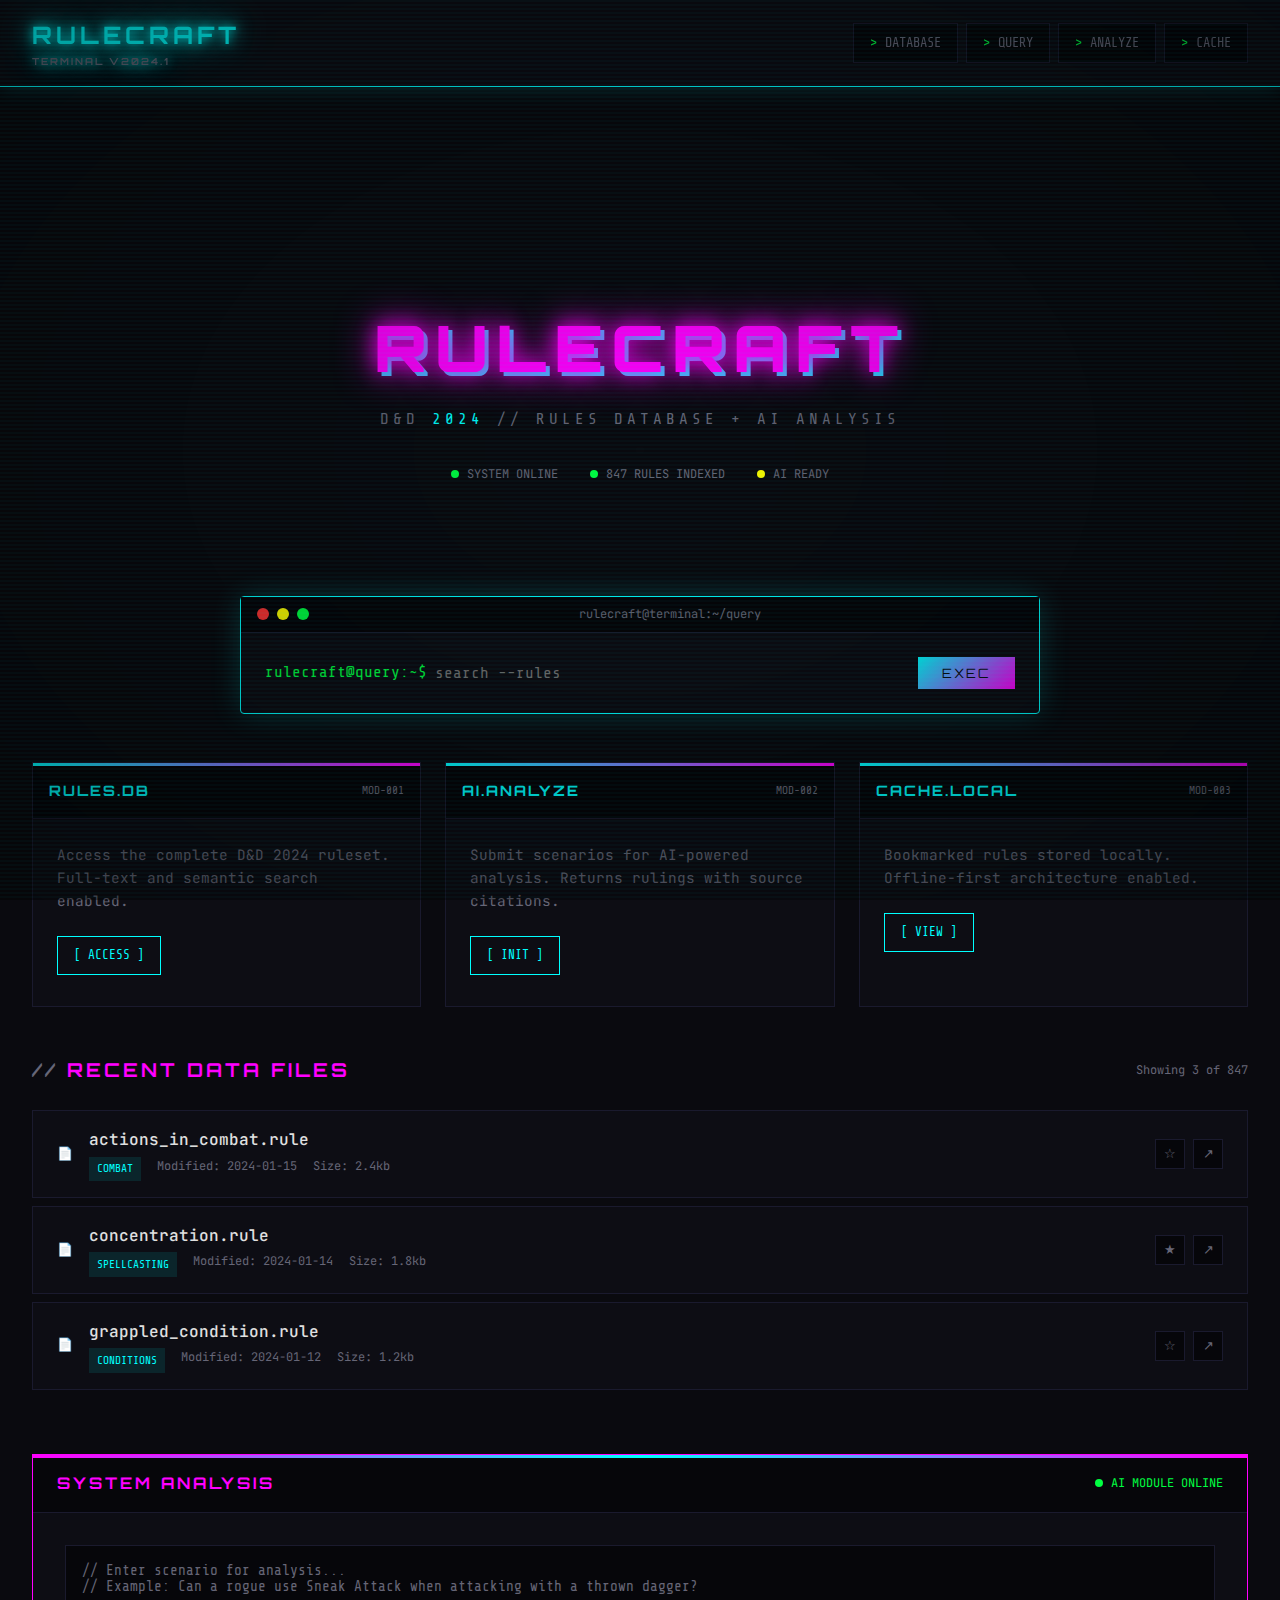
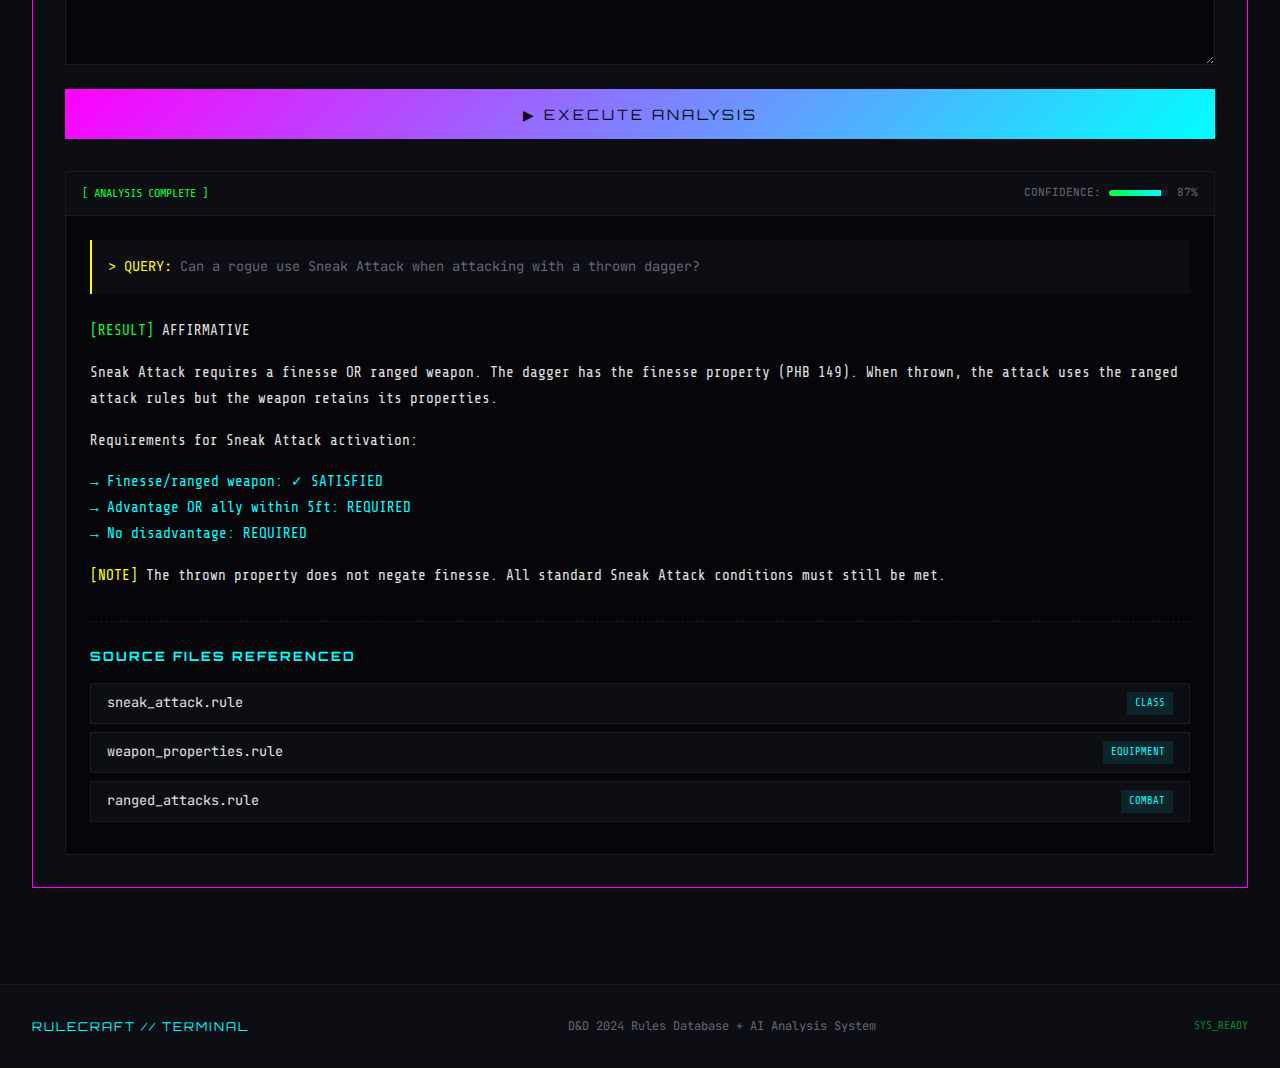
<file: mockups/02-cyberpunk-terminal.html>
<!DOCTYPE html>
<html lang="en">
<head>
    <meta charset="UTF-8">
    <meta name="viewport" content="width=device-width, initial-scale=1.0">
    <title>RULECRAFT // TERMINAL v2024.1</title>
    <link rel="preconnect" href="https://fonts.googleapis.com">
    <link rel="preconnect" href="https://fonts.gstatic.com" crossorigin>
    <link href="https://fonts.googleapis.com/css2?family=JetBrains+Mono:wght@300;400;500;600;700&family=Orbitron:wght@400;500;600;700;800;900&family=Share+Tech+Mono&display=swap" rel="stylesheet">
    <style>
        :root {
            --color-bg: #0a0a0f;
            --color-bg-panel: #0d0d14;
            --color-bg-input: #06060a;
            --color-cyan: #00ffff;
            --color-cyan-dim: #00aaaa;
            --color-magenta: #ff00ff;
            --color-magenta-dim: #aa00aa;
            --color-green: #00ff41;
            --color-green-dim: #00aa2a;
            --color-yellow: #ffff00;
            --color-orange: #ff8800;
            --color-red: #ff3333;
            --color-text: #e0e0e0;
            --color-text-dim: #666677;
            --color-border: #1a1a2e;
            --color-border-glow: #00ffff33;
            --font-display: 'Orbitron', sans-serif;
            --font-mono: 'JetBrains Mono', monospace;
            --font-terminal: 'Share Tech Mono', monospace;
            --scanline-opacity: 0.03;
        }

        * {
            box-sizing: border-box;
            margin: 0;
            padding: 0;
        }

        body {
            font-family: var(--font-mono);
            background: var(--color-bg);
            color: var(--color-text);
            line-height: 1.6;
            min-height: 100vh;
            overflow-x: hidden;
        }

        /* CRT Scanline effect */
        body::before {
            content: '';
            position: fixed;
            top: 0;
            left: 0;
            right: 0;
            bottom: 0;
            background: repeating-linear-gradient(
                0deg,
                transparent,
                transparent 2px,
                rgba(0, 255, 255, var(--scanline-opacity)) 2px,
                rgba(0, 255, 255, var(--scanline-opacity)) 4px
            );
            pointer-events: none;
            z-index: 9999;
        }

        /* Screen flicker */
        body::after {
            content: '';
            position: fixed;
            top: 0;
            left: 0;
            right: 0;
            bottom: 0;
            background: transparent;
            pointer-events: none;
            z-index: 9998;
            animation: flicker 0.15s infinite;
        }

        @keyframes flicker {
            0% { opacity: 0.97; }
            50% { opacity: 1; }
            100% { opacity: 0.98; }
        }

        /* Vignette effect */
        .vignette {
            position: fixed;
            top: 0;
            left: 0;
            right: 0;
            bottom: 0;
            background: radial-gradient(ellipse at center, transparent 0%, rgba(0,0,0,0.4) 100%);
            pointer-events: none;
            z-index: 9997;
        }

        /* Header */
        header {
            background: var(--color-bg-panel);
            border-bottom: 1px solid var(--color-cyan);
            padding: 1rem 2rem;
            position: sticky;
            top: 0;
            z-index: 100;
            box-shadow: 0 0 20px var(--color-border-glow);
        }

        nav {
            display: flex;
            justify-content: space-between;
            align-items: center;
            max-width: 1400px;
            margin: 0 auto;
        }

        .logo {
            font-family: var(--font-display);
            font-size: 1.5rem;
            font-weight: 700;
            color: var(--color-cyan);
            text-decoration: none;
            text-transform: uppercase;
            letter-spacing: 4px;
            text-shadow:
                0 0 10px var(--color-cyan),
                0 0 20px var(--color-cyan),
                0 0 40px var(--color-cyan);
            animation: textGlow 2s ease-in-out infinite alternate;
        }

        @keyframes textGlow {
            from {
                text-shadow:
                    0 0 10px var(--color-cyan),
                    0 0 20px var(--color-cyan),
                    0 0 40px var(--color-cyan);
            }
            to {
                text-shadow:
                    0 0 5px var(--color-cyan),
                    0 0 10px var(--color-cyan),
                    0 0 20px var(--color-cyan);
            }
        }

        .logo-version {
            font-size: 0.6rem;
            color: var(--color-text-dim);
            display: block;
            letter-spacing: 2px;
        }

        .nav-links {
            display: flex;
            gap: 0.5rem;
        }

        .nav-links a {
            font-family: var(--font-terminal);
            color: var(--color-text-dim);
            text-decoration: none;
            padding: 0.5rem 1rem;
            border: 1px solid var(--color-border);
            background: var(--color-bg-input);
            font-size: 0.85rem;
            transition: all 0.2s;
            position: relative;
            overflow: hidden;
        }

        .nav-links a::before {
            content: '>';
            margin-right: 0.5rem;
            color: var(--color-green);
        }

        .nav-links a:hover {
            color: var(--color-cyan);
            border-color: var(--color-cyan);
            box-shadow: 0 0 10px var(--color-border-glow);
        }

        .nav-links a:hover::after {
            content: '';
            position: absolute;
            top: 0;
            left: -100%;
            width: 100%;
            height: 100%;
            background: linear-gradient(90deg, transparent, rgba(0,255,255,0.1), transparent);
            animation: shine 0.5s forwards;
        }

        @keyframes shine {
            to { left: 100%; }
        }

        /* Main content */
        main {
            max-width: 1400px;
            margin: 0 auto;
            padding: 2rem;
        }

        /* Hero Section - Terminal Boot */
        .hero {
            text-align: center;
            padding: 4rem 2rem;
            position: relative;
        }

        .boot-sequence {
            font-family: var(--font-terminal);
            color: var(--color-green);
            font-size: 0.8rem;
            margin-bottom: 2rem;
            text-align: left;
            max-width: 600px;
            margin-left: auto;
            margin-right: auto;
        }

        .boot-line {
            opacity: 0;
            animation: bootIn 0.1s forwards;
        }

        .boot-line:nth-child(1) { animation-delay: 0.1s; }
        .boot-line:nth-child(2) { animation-delay: 0.3s; }
        .boot-line:nth-child(3) { animation-delay: 0.5s; }
        .boot-line:nth-child(4) { animation-delay: 0.7s; }

        @keyframes bootIn {
            to { opacity: 1; }
        }

        .hero h1 {
            font-family: var(--font-display);
            font-size: 4rem;
            font-weight: 900;
            color: var(--color-magenta);
            text-transform: uppercase;
            letter-spacing: 8px;
            text-shadow:
                0 0 20px var(--color-magenta),
                0 0 40px var(--color-magenta),
                4px 4px 0 var(--color-cyan);
            margin-bottom: 0.5rem;
            animation: glitchTitle 3s infinite;
        }

        @keyframes glitchTitle {
            0%, 90%, 100% {
                transform: translate(0);
                text-shadow:
                    0 0 20px var(--color-magenta),
                    0 0 40px var(--color-magenta),
                    4px 4px 0 var(--color-cyan);
            }
            92% {
                transform: translate(-2px, 1px);
                text-shadow:
                    0 0 20px var(--color-magenta),
                    0 0 40px var(--color-magenta),
                    -4px 4px 0 var(--color-cyan);
            }
            94% {
                transform: translate(2px, -1px);
                text-shadow:
                    0 0 20px var(--color-magenta),
                    0 0 40px var(--color-magenta),
                    4px -4px 0 var(--color-cyan);
            }
        }

        .subtitle {
            font-family: var(--font-terminal);
            font-size: 1rem;
            color: var(--color-text-dim);
            letter-spacing: 4px;
        }

        .subtitle span {
            color: var(--color-cyan);
        }

        /* Status bar */
        .status-bar {
            display: flex;
            justify-content: center;
            gap: 2rem;
            margin-top: 2rem;
            font-size: 0.75rem;
            color: var(--color-text-dim);
        }

        .status-item {
            display: flex;
            align-items: center;
            gap: 0.5rem;
        }

        .status-dot {
            width: 8px;
            height: 8px;
            border-radius: 50%;
            animation: pulse 2s infinite;
        }

        .status-dot.online { background: var(--color-green); }
        .status-dot.warning { background: var(--color-yellow); }

        @keyframes pulse {
            0%, 100% { opacity: 1; box-shadow: 0 0 5px currentColor; }
            50% { opacity: 0.5; box-shadow: 0 0 2px currentColor; }
        }

        /* Search Section - Command Line */
        .search-section {
            margin: 3rem 0;
        }

        .terminal-window {
            background: var(--color-bg-panel);
            border: 1px solid var(--color-cyan);
            border-radius: 4px;
            max-width: 800px;
            margin: 0 auto;
            box-shadow: 0 0 30px var(--color-border-glow);
        }

        .terminal-header {
            background: var(--color-bg-input);
            padding: 0.5rem 1rem;
            border-bottom: 1px solid var(--color-border);
            display: flex;
            align-items: center;
            gap: 0.5rem;
        }

        .terminal-dot {
            width: 12px;
            height: 12px;
            border-radius: 50%;
        }

        .terminal-dot.red { background: var(--color-red); }
        .terminal-dot.yellow { background: var(--color-yellow); }
        .terminal-dot.green { background: var(--color-green); }

        .terminal-title {
            flex: 1;
            text-align: center;
            font-size: 0.75rem;
            color: var(--color-text-dim);
        }

        .terminal-body {
            padding: 1.5rem;
        }

        .command-line {
            display: flex;
            align-items: center;
            gap: 0.5rem;
        }

        .prompt {
            color: var(--color-green);
            font-family: var(--font-terminal);
            white-space: nowrap;
        }

        .command-input {
            flex: 1;
            background: transparent;
            border: none;
            color: var(--color-text);
            font-family: var(--font-terminal);
            font-size: 1rem;
            outline: none;
            caret-color: var(--color-cyan);
        }

        .cursor {
            width: 10px;
            height: 20px;
            background: var(--color-cyan);
            animation: blink 1s infinite;
        }

        @keyframes blink {
            0%, 50% { opacity: 1; }
            51%, 100% { opacity: 0; }
        }

        .search-btn {
            background: linear-gradient(135deg, var(--color-cyan), var(--color-magenta));
            border: none;
            padding: 0.5rem 1.5rem;
            font-family: var(--font-display);
            font-size: 0.8rem;
            color: var(--color-bg);
            cursor: pointer;
            text-transform: uppercase;
            letter-spacing: 2px;
            transition: all 0.3s;
        }

        .search-btn:hover {
            box-shadow: 0 0 20px var(--color-cyan);
            transform: scale(1.05);
        }

        /* Feature Cards - Data Panels */
        .features {
            display: grid;
            grid-template-columns: repeat(auto-fit, minmax(300px, 1fr));
            gap: 1.5rem;
            margin-top: 3rem;
        }

        .feature-card {
            background: var(--color-bg-panel);
            border: 1px solid var(--color-border);
            padding: 0;
            position: relative;
            overflow: hidden;
            transition: all 0.3s;
        }

        .feature-card::before {
            content: '';
            position: absolute;
            top: 0;
            left: 0;
            right: 0;
            height: 3px;
            background: linear-gradient(90deg, var(--color-cyan), var(--color-magenta));
        }

        .feature-card:hover {
            border-color: var(--color-cyan);
            box-shadow: 0 0 20px var(--color-border-glow);
            transform: translateY(-5px);
        }

        .card-header {
            background: var(--color-bg-input);
            padding: 1rem;
            border-bottom: 1px solid var(--color-border);
            display: flex;
            justify-content: space-between;
            align-items: center;
        }

        .card-header h3 {
            font-family: var(--font-display);
            font-size: 0.9rem;
            color: var(--color-cyan);
            text-transform: uppercase;
            letter-spacing: 2px;
        }

        .card-id {
            font-size: 0.7rem;
            color: var(--color-text-dim);
            font-family: var(--font-terminal);
        }

        .card-body {
            padding: 1.5rem;
        }

        .card-body p {
            color: var(--color-text-dim);
            font-size: 0.9rem;
            margin-bottom: 1.5rem;
        }

        .btn {
            display: inline-block;
            padding: 0.5rem 1rem;
            background: transparent;
            border: 1px solid var(--color-cyan);
            color: var(--color-cyan);
            text-decoration: none;
            font-family: var(--font-terminal);
            font-size: 0.8rem;
            transition: all 0.3s;
            position: relative;
            overflow: hidden;
        }

        .btn::before {
            content: '[ ';
        }

        .btn::after {
            content: ' ]';
        }

        .btn:hover {
            background: var(--color-cyan);
            color: var(--color-bg);
            box-shadow: 0 0 10px var(--color-cyan);
        }

        /* Rules List - Data Files */
        .section-header {
            margin: 3rem 0 1.5rem;
            display: flex;
            justify-content: space-between;
            align-items: center;
        }

        .section-header h2 {
            font-family: var(--font-display);
            font-size: 1.2rem;
            color: var(--color-magenta);
            text-transform: uppercase;
            letter-spacing: 3px;
        }

        .section-header h2::before {
            content: '// ';
            color: var(--color-text-dim);
        }

        .file-count {
            font-size: 0.75rem;
            color: var(--color-text-dim);
        }

        .rules-list {
            display: grid;
            gap: 0.5rem;
        }

        .rule-entry {
            background: var(--color-bg-panel);
            border: 1px solid var(--color-border);
            padding: 1rem 1.5rem;
            display: grid;
            grid-template-columns: auto 1fr auto;
            gap: 1rem;
            align-items: center;
            transition: all 0.2s;
            cursor: pointer;
        }

        .rule-entry:hover {
            border-color: var(--color-green);
            background: var(--color-bg-input);
        }

        .file-icon {
            color: var(--color-yellow);
            font-family: var(--font-terminal);
            font-size: 0.8rem;
        }

        .rule-info h4 {
            color: var(--color-text);
            font-weight: 500;
            margin-bottom: 0.25rem;
        }

        .rule-info h4 a {
            color: inherit;
            text-decoration: none;
        }

        .rule-entry:hover .rule-info h4 a {
            color: var(--color-green);
        }

        .rule-meta {
            display: flex;
            gap: 1rem;
            font-size: 0.75rem;
            color: var(--color-text-dim);
        }

        .category-tag {
            color: var(--color-cyan);
            padding: 0.2rem 0.5rem;
            background: rgba(0, 255, 255, 0.1);
            font-family: var(--font-terminal);
            font-size: 0.7rem;
        }

        .rule-actions {
            display: flex;
            gap: 0.5rem;
        }

        .action-btn {
            width: 30px;
            height: 30px;
            background: var(--color-bg-input);
            border: 1px solid var(--color-border);
            color: var(--color-text-dim);
            cursor: pointer;
            transition: all 0.2s;
            font-size: 0.8rem;
        }

        .action-btn:hover {
            border-color: var(--color-cyan);
            color: var(--color-cyan);
        }

        /* AI Analysis Section */
        .ai-section {
            margin-top: 4rem;
            background: var(--color-bg-panel);
            border: 1px solid var(--color-magenta);
            position: relative;
        }

        .ai-section::before {
            content: '';
            position: absolute;
            top: 0;
            left: 0;
            right: 0;
            height: 3px;
            background: linear-gradient(90deg, var(--color-magenta), var(--color-cyan), var(--color-magenta));
            animation: borderGlow 3s linear infinite;
        }

        @keyframes borderGlow {
            0% { filter: hue-rotate(0deg); }
            100% { filter: hue-rotate(360deg); }
        }

        .ai-header {
            background: var(--color-bg-input);
            padding: 1rem 1.5rem;
            border-bottom: 1px solid var(--color-border);
            display: flex;
            justify-content: space-between;
            align-items: center;
        }

        .ai-header h2 {
            font-family: var(--font-display);
            font-size: 1rem;
            color: var(--color-magenta);
            text-transform: uppercase;
            letter-spacing: 3px;
        }

        .ai-status {
            display: flex;
            align-items: center;
            gap: 0.5rem;
            font-size: 0.75rem;
            color: var(--color-green);
        }

        .ai-body {
            padding: 2rem;
        }

        .ai-form textarea {
            width: 100%;
            min-height: 120px;
            background: var(--color-bg-input);
            border: 1px solid var(--color-border);
            padding: 1rem;
            color: var(--color-text);
            font-family: var(--font-terminal);
            font-size: 0.9rem;
            resize: vertical;
            margin-bottom: 1rem;
        }

        .ai-form textarea::placeholder {
            color: var(--color-text-dim);
        }

        .ai-form textarea:focus {
            outline: none;
            border-color: var(--color-magenta);
            box-shadow: 0 0 10px rgba(255, 0, 255, 0.2);
        }

        .ai-submit {
            width: 100%;
            padding: 1rem;
            background: linear-gradient(135deg, var(--color-magenta), var(--color-cyan));
            border: none;
            font-family: var(--font-display);
            font-size: 0.9rem;
            color: var(--color-bg);
            text-transform: uppercase;
            letter-spacing: 3px;
            cursor: pointer;
            transition: all 0.3s;
        }

        .ai-submit:hover {
            box-shadow: 0 0 30px var(--color-magenta);
            transform: scale(1.02);
        }

        /* AI Response */
        .ai-response {
            margin-top: 2rem;
            border: 1px solid var(--color-border);
            background: var(--color-bg-input);
        }

        .response-header {
            background: var(--color-bg-panel);
            padding: 0.75rem 1rem;
            border-bottom: 1px solid var(--color-border);
            display: flex;
            justify-content: space-between;
            align-items: center;
        }

        .response-header span {
            font-size: 0.75rem;
            color: var(--color-green);
            font-family: var(--font-terminal);
        }

        .confidence-meter {
            display: flex;
            align-items: center;
            gap: 0.5rem;
            font-size: 0.7rem;
            color: var(--color-text-dim);
        }

        .confidence-bar {
            width: 60px;
            height: 6px;
            background: var(--color-border);
            border-radius: 3px;
            overflow: hidden;
        }

        .confidence-fill {
            width: 87%;
            height: 100%;
            background: linear-gradient(90deg, var(--color-green), var(--color-cyan));
        }

        .response-body {
            padding: 1.5rem;
        }

        .query-echo {
            padding: 1rem;
            background: var(--color-bg-panel);
            border-left: 2px solid var(--color-yellow);
            margin-bottom: 1.5rem;
            font-size: 0.85rem;
            color: var(--color-text-dim);
        }

        .query-echo::before {
            content: '> QUERY: ';
            color: var(--color-yellow);
        }

        .analysis-output {
            font-family: var(--font-terminal);
            font-size: 0.9rem;
            line-height: 1.8;
        }

        .analysis-output p {
            margin-bottom: 1rem;
        }

        .typing-effect {
            border-right: 2px solid var(--color-cyan);
            animation: typing 0.5s step-end infinite alternate;
        }

        @keyframes typing {
            50% { border-color: transparent; }
        }

        .citations {
            margin-top: 2rem;
            padding-top: 1.5rem;
            border-top: 1px dashed var(--color-border);
        }

        .citations h4 {
            font-family: var(--font-display);
            font-size: 0.8rem;
            color: var(--color-cyan);
            text-transform: uppercase;
            letter-spacing: 2px;
            margin-bottom: 1rem;
        }

        .citation-link {
            display: flex;
            justify-content: space-between;
            padding: 0.5rem 1rem;
            background: var(--color-bg-panel);
            border: 1px solid var(--color-border);
            margin-bottom: 0.5rem;
            text-decoration: none;
            transition: all 0.2s;
        }

        .citation-link:hover {
            border-color: var(--color-cyan);
        }

        .citation-link span:first-child {
            color: var(--color-text);
            font-size: 0.85rem;
        }

        .citation-link .category-tag {
            font-size: 0.65rem;
        }

        /* Footer */
        footer {
            background: var(--color-bg-panel);
            border-top: 1px solid var(--color-border);
            padding: 2rem;
            text-align: center;
            margin-top: 4rem;
        }

        .footer-content {
            max-width: 1400px;
            margin: 0 auto;
            display: flex;
            justify-content: space-between;
            align-items: center;
            font-size: 0.75rem;
            color: var(--color-text-dim);
        }

        .footer-logo {
            font-family: var(--font-display);
            color: var(--color-cyan);
            letter-spacing: 2px;
        }

        /* Loading animation for matrix effect */
        .matrix-loader {
            font-family: var(--font-terminal);
            color: var(--color-green);
            font-size: 0.7rem;
            opacity: 0.5;
        }

        /* Responsive */
        @media (max-width: 768px) {
            .hero h1 {
                font-size: 2rem;
                letter-spacing: 4px;
            }

            .nav-links {
                display: none;
            }

            .boot-sequence {
                display: none;
            }

            .footer-content {
                flex-direction: column;
                gap: 1rem;
            }
        }

        /* Glitch text effect for hover */
        .glitch-text:hover {
            animation: glitch 0.3s infinite;
        }

        @keyframes glitch {
            0% { transform: translate(0); }
            20% { transform: translate(-2px, 2px); }
            40% { transform: translate(-2px, -2px); }
            60% { transform: translate(2px, 2px); }
            80% { transform: translate(2px, -2px); }
            100% { transform: translate(0); }
        }
    </style>
</head>
<body>
    <div class="vignette"></div>

    <header>
        <nav>
            <a href="/" class="logo">
                RULECRAFT
                <span class="logo-version">TERMINAL v2024.1</span>
            </a>
            <div class="nav-links">
                <a href="/rules">DATABASE</a>
                <a href="/search">QUERY</a>
                <a href="/scenario">ANALYZE</a>
                <a href="#">CACHE</a>
            </div>
        </nav>
    </header>

    <main>
        <!-- Hero Section -->
        <section class="hero">
            <div class="boot-sequence">
                <div class="boot-line">[BOOT] Initializing RULECRAFT system...</div>
                <div class="boot-line">[LOAD] D&D 2024 ruleset loaded: 847 entries</div>
                <div class="boot-line">[CONN] AI analysis module: ONLINE</div>
                <div class="boot-line">[READY] Terminal ready for input_</div>
            </div>

            <h1 class="glitch-text">RULECRAFT</h1>
            <p class="subtitle">D&D <span>2024</span> // RULES DATABASE + AI ANALYSIS</p>

            <div class="status-bar">
                <div class="status-item">
                    <span class="status-dot online"></span>
                    SYSTEM ONLINE
                </div>
                <div class="status-item">
                    <span class="status-dot online"></span>
                    847 RULES INDEXED
                </div>
                <div class="status-item">
                    <span class="status-dot warning"></span>
                    AI READY
                </div>
            </div>
        </section>

        <!-- Search Section -->
        <section class="search-section">
            <div class="terminal-window">
                <div class="terminal-header">
                    <span class="terminal-dot red"></span>
                    <span class="terminal-dot yellow"></span>
                    <span class="terminal-dot green"></span>
                    <span class="terminal-title">rulecraft@terminal:~/query</span>
                </div>
                <div class="terminal-body">
                    <form class="command-line">
                        <span class="prompt">rulecraft@query:~$</span>
                        <input type="text" class="command-input" placeholder="search --rules">
                        <button type="submit" class="search-btn">EXEC</button>
                    </form>
                </div>
            </div>
        </section>

        <!-- Feature Cards -->
        <section class="features">
            <div class="feature-card">
                <div class="card-header">
                    <h3>RULES.DB</h3>
                    <span class="card-id">MOD-001</span>
                </div>
                <div class="card-body">
                    <p>Access the complete D&D 2024 ruleset. Full-text and semantic search enabled.</p>
                    <a href="/rules" class="btn">ACCESS</a>
                </div>
            </div>

            <div class="feature-card">
                <div class="card-header">
                    <h3>AI.ANALYZE</h3>
                    <span class="card-id">MOD-002</span>
                </div>
                <div class="card-body">
                    <p>Submit scenarios for AI-powered analysis. Returns rulings with source citations.</p>
                    <a href="/scenario" class="btn">INIT</a>
                </div>
            </div>

            <div class="feature-card">
                <div class="card-header">
                    <h3>CACHE.LOCAL</h3>
                    <span class="card-id">MOD-003</span>
                </div>
                <div class="card-body">
                    <p>Bookmarked rules stored locally. Offline-first architecture enabled.</p>
                    <a href="#" class="btn">VIEW</a>
                </div>
            </div>
        </section>

        <!-- Rules List -->
        <section class="section-header">
            <h2>RECENT DATA FILES</h2>
            <span class="file-count">Showing 3 of 847</span>
        </section>

        <div class="rules-list">
            <article class="rule-entry">
                <span class="file-icon">📄</span>
                <div class="rule-info">
                    <h4><a href="#">actions_in_combat.rule</a></h4>
                    <div class="rule-meta">
                        <span class="category-tag">COMBAT</span>
                        <span>Modified: 2024-01-15</span>
                        <span>Size: 2.4kb</span>
                    </div>
                </div>
                <div class="rule-actions">
                    <button class="action-btn">☆</button>
                    <button class="action-btn">↗</button>
                </div>
            </article>

            <article class="rule-entry">
                <span class="file-icon">📄</span>
                <div class="rule-info">
                    <h4><a href="#">concentration.rule</a></h4>
                    <div class="rule-meta">
                        <span class="category-tag">SPELLCASTING</span>
                        <span>Modified: 2024-01-14</span>
                        <span>Size: 1.8kb</span>
                    </div>
                </div>
                <div class="rule-actions">
                    <button class="action-btn">★</button>
                    <button class="action-btn">↗</button>
                </div>
            </article>

            <article class="rule-entry">
                <span class="file-icon">📄</span>
                <div class="rule-info">
                    <h4><a href="#">grappled_condition.rule</a></h4>
                    <div class="rule-meta">
                        <span class="category-tag">CONDITIONS</span>
                        <span>Modified: 2024-01-12</span>
                        <span>Size: 1.2kb</span>
                    </div>
                </div>
                <div class="rule-actions">
                    <button class="action-btn">☆</button>
                    <button class="action-btn">↗</button>
                </div>
            </article>
        </div>

        <!-- AI Section -->
        <section class="ai-section">
            <div class="ai-header">
                <h2>SYSTEM ANALYSIS</h2>
                <div class="ai-status">
                    <span class="status-dot online"></span>
                    AI MODULE ONLINE
                </div>
            </div>

            <div class="ai-body">
                <form class="ai-form">
                    <textarea placeholder="// Enter scenario for analysis...
// Example: Can a rogue use Sneak Attack when attacking with a thrown dagger?"></textarea>
                    <button type="submit" class="ai-submit">▶ EXECUTE ANALYSIS</button>
                </form>

                <!-- Example Response -->
                <div class="ai-response">
                    <div class="response-header">
                        <span>[ ANALYSIS COMPLETE ]</span>
                        <div class="confidence-meter">
                            CONFIDENCE:
                            <div class="confidence-bar">
                                <div class="confidence-fill"></div>
                            </div>
                            87%
                        </div>
                    </div>

                    <div class="response-body">
                        <div class="query-echo">
                            Can a rogue use Sneak Attack when attacking with a thrown dagger?
                        </div>

                        <div class="analysis-output">
                            <p><span style="color: var(--color-green);">[RESULT]</span> AFFIRMATIVE</p>

                            <p>Sneak Attack requires a finesse OR ranged weapon. The dagger has the finesse property (PHB 149). When thrown, the attack uses the ranged attack rules but the weapon retains its properties.</p>

                            <p>Requirements for Sneak Attack activation:</p>
                            <p style="color: var(--color-cyan);">
                                → Finesse/ranged weapon: ✓ SATISFIED<br>
                                → Advantage OR ally within 5ft: REQUIRED<br>
                                → No disadvantage: REQUIRED
                            </p>

                            <p><span style="color: var(--color-yellow);">[NOTE]</span> The thrown property does not negate finesse. All standard Sneak Attack conditions must still be met.</p>
                        </div>

                        <div class="citations">
                            <h4>SOURCE FILES REFERENCED</h4>
                            <a href="#" class="citation-link">
                                <span>sneak_attack.rule</span>
                                <span class="category-tag">CLASS</span>
                            </a>
                            <a href="#" class="citation-link">
                                <span>weapon_properties.rule</span>
                                <span class="category-tag">EQUIPMENT</span>
                            </a>
                            <a href="#" class="citation-link">
                                <span>ranged_attacks.rule</span>
                                <span class="category-tag">COMBAT</span>
                            </a>
                        </div>
                    </div>
                </div>
            </div>
        </section>
    </main>

    <footer>
        <div class="footer-content">
            <span class="footer-logo">RULECRAFT // TERMINAL</span>
            <span>D&D 2024 Rules Database + AI Analysis System</span>
            <span class="matrix-loader">SYS_READY</span>
        </div>
    </footer>

    <script>
        // Typing effect for input placeholder
        const input = document.querySelector('.command-input');
        const placeholders = ['search --rules "combat"', 'find --category spellcasting', 'query --recent', 'help --commands'];
        let currentPlaceholder = 0;

        setInterval(() => {
            currentPlaceholder = (currentPlaceholder + 1) % placeholders.length;
            input.placeholder = placeholders[currentPlaceholder];
        }, 3000);
    </script>
</body>
</html>
</file>
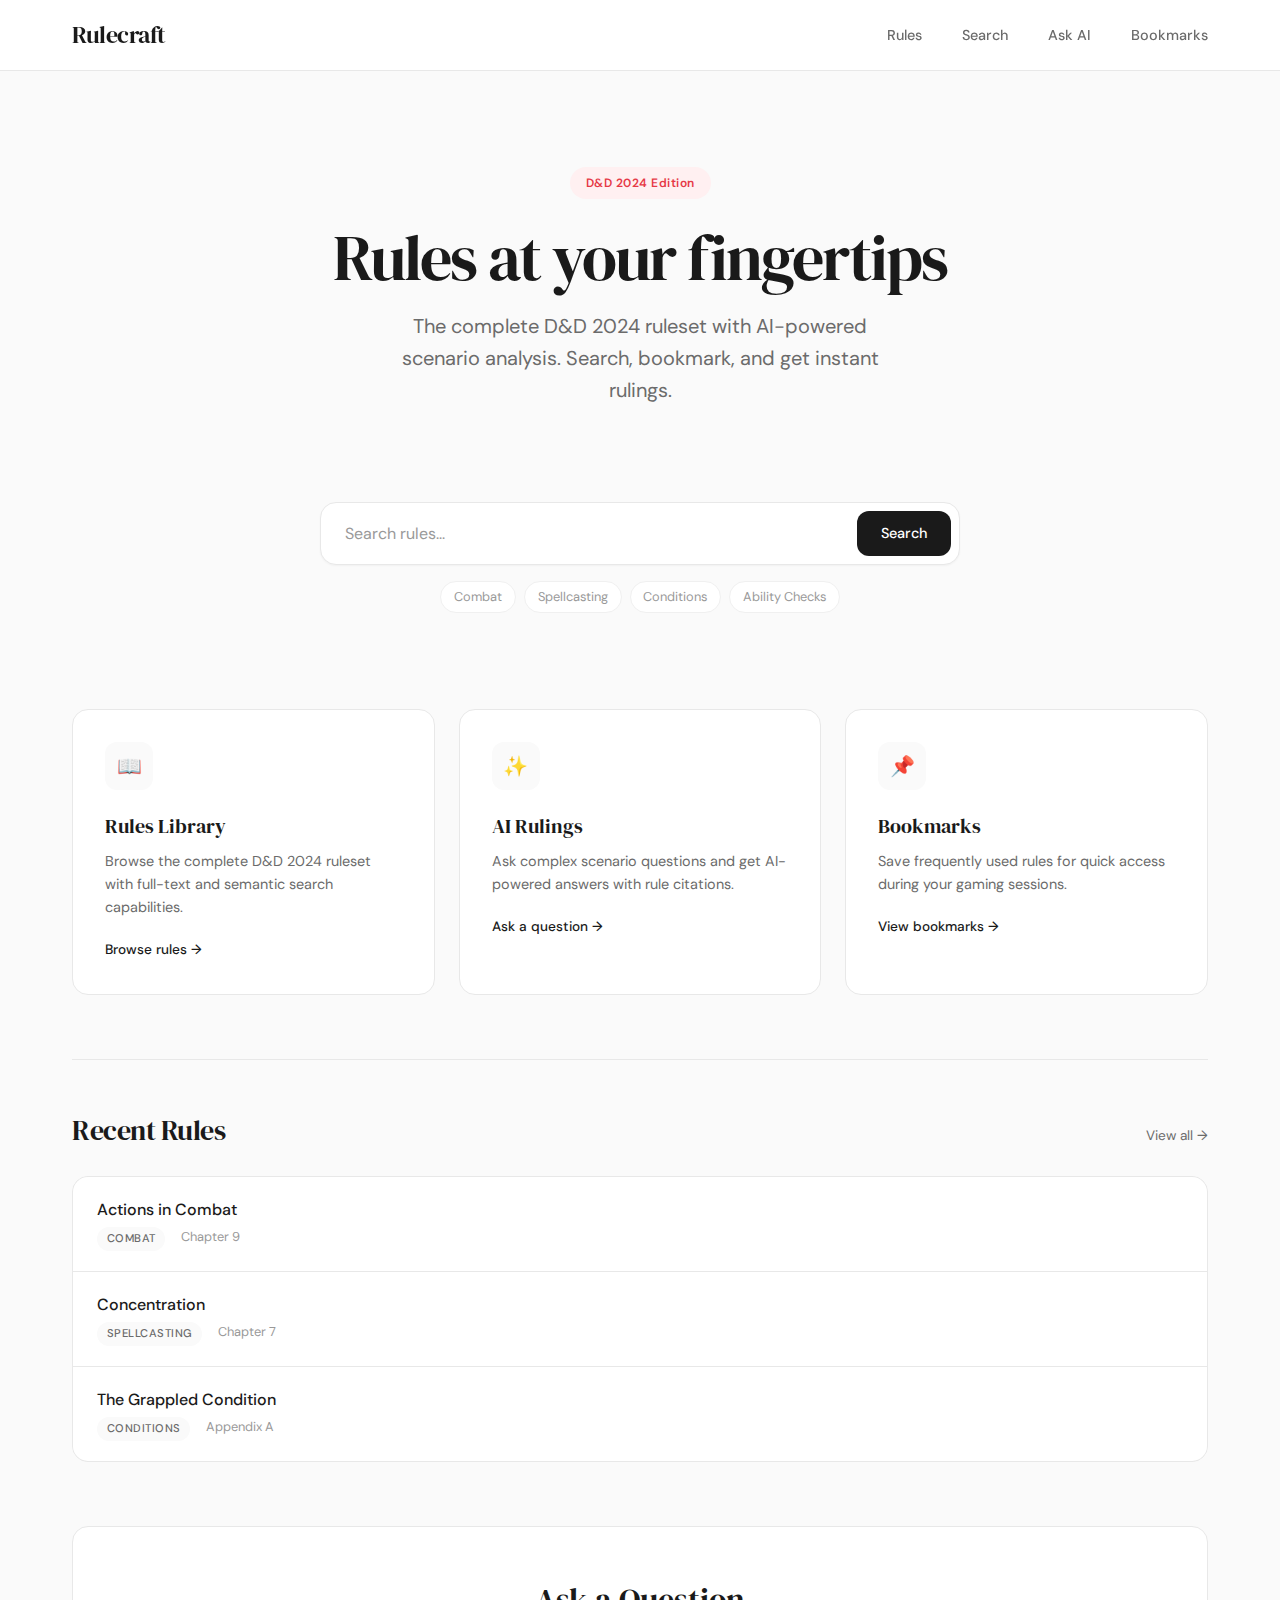
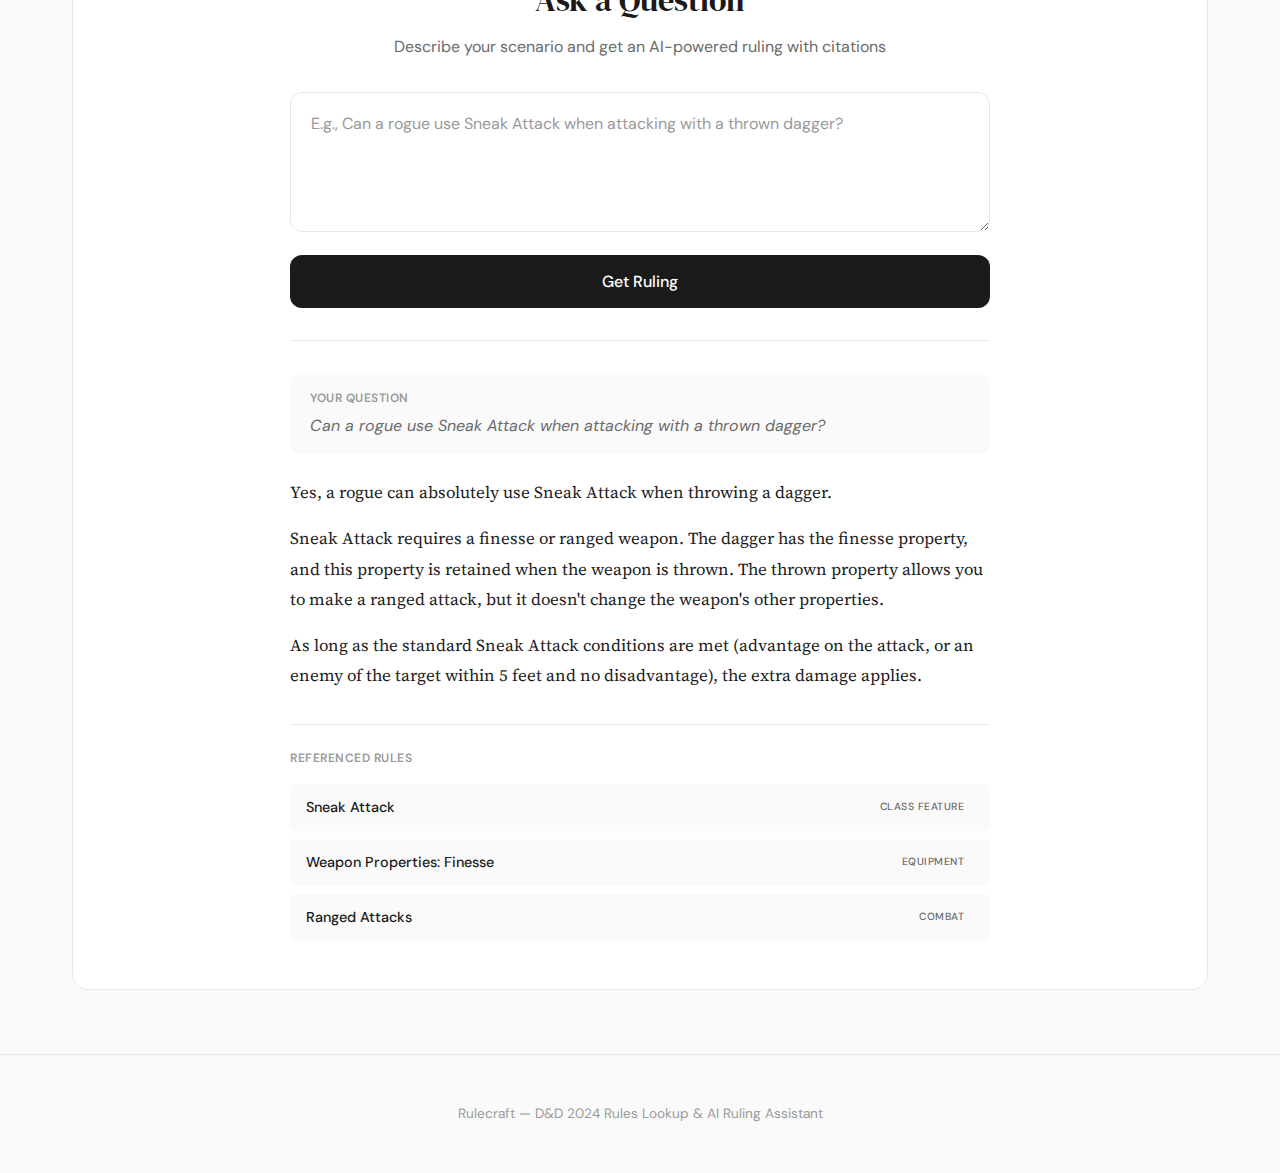
<file: mockups/03-minimalist-modern.html>
<!DOCTYPE html>
<html lang="en">
<head>
    <meta charset="UTF-8">
    <meta name="viewport" content="width=device-width, initial-scale=1.0">
    <title>Rulecraft - D&D 2024 Rules</title>
    <link rel="preconnect" href="https://fonts.googleapis.com">
    <link rel="preconnect" href="https://fonts.gstatic.com" crossorigin>
    <link href="https://fonts.googleapis.com/css2?family=DM+Sans:ital,wght@0,400;0,500;0,600;0,700&family=DM+Serif+Display:ital@0;1&family=Source+Serif+4:ital,opsz,wght@0,8..60,400;0,8..60,500;0,8..60,600;1,8..60,400&display=swap" rel="stylesheet">
    <style>
        :root {
            --color-bg: #fafafa;
            --color-surface: #ffffff;
            --color-surface-elevated: #ffffff;
            --color-text: #1a1a1a;
            --color-text-secondary: #6b6b6b;
            --color-text-tertiary: #999999;
            --color-accent: #e63946;
            --color-accent-light: #fff0f1;
            --color-border: #e8e8e8;
            --color-border-light: #f0f0f0;
            --shadow-sm: 0 1px 2px rgba(0,0,0,0.04);
            --shadow-md: 0 4px 12px rgba(0,0,0,0.06);
            --shadow-lg: 0 8px 30px rgba(0,0,0,0.08);
            --radius-sm: 6px;
            --radius-md: 12px;
            --radius-lg: 16px;
            --font-display: 'DM Serif Display', serif;
            --font-body: 'DM Sans', sans-serif;
            --font-reading: 'Source Serif 4', serif;
            --ease-out: cubic-bezier(0.16, 1, 0.3, 1);
        }

        * {
            box-sizing: border-box;
            margin: 0;
            padding: 0;
        }

        body {
            font-family: var(--font-body);
            background: var(--color-bg);
            color: var(--color-text);
            line-height: 1.6;
            min-height: 100vh;
            -webkit-font-smoothing: antialiased;
        }

        /* Header */
        header {
            background: var(--color-surface);
            border-bottom: 1px solid var(--color-border);
            position: sticky;
            top: 0;
            z-index: 100;
            backdrop-filter: blur(20px);
            background: rgba(255,255,255,0.9);
        }

        nav {
            max-width: 1200px;
            margin: 0 auto;
            padding: 1rem 2rem;
            display: flex;
            justify-content: space-between;
            align-items: center;
        }

        .logo {
            font-family: var(--font-display);
            font-size: 1.5rem;
            color: var(--color-text);
            text-decoration: none;
            letter-spacing: -0.5px;
        }

        .nav-links {
            display: flex;
            gap: 2.5rem;
        }

        .nav-links a {
            color: var(--color-text-secondary);
            text-decoration: none;
            font-size: 0.9rem;
            font-weight: 500;
            transition: color 0.2s var(--ease-out);
            position: relative;
        }

        .nav-links a:hover {
            color: var(--color-text);
        }

        .nav-links a::after {
            content: '';
            position: absolute;
            bottom: -4px;
            left: 0;
            width: 0;
            height: 2px;
            background: var(--color-accent);
            transition: width 0.3s var(--ease-out);
        }

        .nav-links a:hover::after {
            width: 100%;
        }

        /* Main content */
        main {
            max-width: 1200px;
            margin: 0 auto;
            padding: 0 2rem;
        }

        /* Hero Section */
        .hero {
            padding: 6rem 0 4rem;
            text-align: center;
        }

        .hero-badge {
            display: inline-block;
            background: var(--color-accent-light);
            color: var(--color-accent);
            font-size: 0.75rem;
            font-weight: 600;
            padding: 0.4rem 1rem;
            border-radius: 100px;
            margin-bottom: 1.5rem;
            letter-spacing: 0.5px;
        }

        .hero h1 {
            font-family: var(--font-display);
            font-size: 4rem;
            font-weight: 400;
            letter-spacing: -2px;
            margin-bottom: 1rem;
            color: var(--color-text);
            line-height: 1.1;
        }

        .hero p {
            font-size: 1.25rem;
            color: var(--color-text-secondary);
            max-width: 500px;
            margin: 0 auto;
            font-weight: 400;
        }

        /* Search Section */
        .search-section {
            padding: 2rem 0 4rem;
        }

        .search-container {
            max-width: 640px;
            margin: 0 auto;
        }

        .search-wrapper {
            background: var(--color-surface);
            border: 1px solid var(--color-border);
            border-radius: var(--radius-lg);
            padding: 0.5rem;
            display: flex;
            gap: 0.5rem;
            transition: all 0.3s var(--ease-out);
            box-shadow: var(--shadow-sm);
        }

        .search-wrapper:focus-within {
            border-color: var(--color-text);
            box-shadow: var(--shadow-md);
        }

        .search-input {
            flex: 1;
            border: none;
            background: transparent;
            padding: 0.75rem 1rem;
            font-size: 1rem;
            font-family: var(--font-body);
            color: var(--color-text);
            outline: none;
        }

        .search-input::placeholder {
            color: var(--color-text-tertiary);
        }

        .search-btn {
            background: var(--color-text);
            color: var(--color-surface);
            border: none;
            padding: 0.75rem 1.5rem;
            border-radius: var(--radius-md);
            font-family: var(--font-body);
            font-size: 0.9rem;
            font-weight: 500;
            cursor: pointer;
            transition: all 0.2s var(--ease-out);
        }

        .search-btn:hover {
            background: var(--color-accent);
            transform: scale(1.02);
        }

        .search-hints {
            display: flex;
            justify-content: center;
            gap: 0.5rem;
            margin-top: 1rem;
        }

        .search-hint {
            font-size: 0.8rem;
            color: var(--color-text-tertiary);
            background: var(--color-surface);
            padding: 0.3rem 0.8rem;
            border-radius: 100px;
            border: 1px solid var(--color-border-light);
            cursor: pointer;
            transition: all 0.2s var(--ease-out);
        }

        .search-hint:hover {
            border-color: var(--color-text-secondary);
            color: var(--color-text-secondary);
        }

        /* Feature Cards */
        .features {
            display: grid;
            grid-template-columns: repeat(3, 1fr);
            gap: 1.5rem;
            padding: 2rem 0;
        }

        .feature-card {
            background: var(--color-surface);
            border: 1px solid var(--color-border);
            border-radius: var(--radius-lg);
            padding: 2rem;
            transition: all 0.3s var(--ease-out);
            cursor: pointer;
        }

        .feature-card:hover {
            border-color: var(--color-text);
            box-shadow: var(--shadow-lg);
            transform: translateY(-4px);
        }

        .feature-icon {
            width: 48px;
            height: 48px;
            background: var(--color-bg);
            border-radius: var(--radius-md);
            display: flex;
            align-items: center;
            justify-content: center;
            font-size: 1.25rem;
            margin-bottom: 1.25rem;
        }

        .feature-card h3 {
            font-family: var(--font-display);
            font-size: 1.25rem;
            font-weight: 400;
            margin-bottom: 0.5rem;
        }

        .feature-card p {
            color: var(--color-text-secondary);
            font-size: 0.9rem;
            line-height: 1.6;
        }

        .feature-link {
            display: inline-flex;
            align-items: center;
            gap: 0.25rem;
            color: var(--color-text);
            text-decoration: none;
            font-size: 0.85rem;
            font-weight: 500;
            margin-top: 1.25rem;
            transition: gap 0.2s var(--ease-out);
        }

        .feature-link:hover {
            gap: 0.5rem;
        }

        /* Section Header */
        .section-header {
            display: flex;
            justify-content: space-between;
            align-items: baseline;
            padding: 3rem 0 1.5rem;
            border-top: 1px solid var(--color-border);
            margin-top: 2rem;
        }

        .section-header h2 {
            font-family: var(--font-display);
            font-size: 1.75rem;
            font-weight: 400;
            letter-spacing: -0.5px;
        }

        .section-header a {
            color: var(--color-text-secondary);
            text-decoration: none;
            font-size: 0.85rem;
            transition: color 0.2s;
        }

        .section-header a:hover {
            color: var(--color-accent);
        }

        /* Rules List */
        .rules-list {
            display: grid;
            gap: 1px;
            background: var(--color-border);
            border: 1px solid var(--color-border);
            border-radius: var(--radius-lg);
            overflow: hidden;
        }

        .rule-item {
            background: var(--color-surface);
            padding: 1.25rem 1.5rem;
            display: flex;
            justify-content: space-between;
            align-items: center;
            transition: background 0.2s var(--ease-out);
            cursor: pointer;
        }

        .rule-item:hover {
            background: var(--color-bg);
        }

        .rule-content {
            flex: 1;
        }

        .rule-content h4 {
            font-weight: 500;
            margin-bottom: 0.25rem;
        }

        .rule-content h4 a {
            color: inherit;
            text-decoration: none;
        }

        .rule-content h4 a:hover {
            color: var(--color-accent);
        }

        .rule-meta {
            display: flex;
            gap: 1rem;
            font-size: 0.8rem;
            color: var(--color-text-tertiary);
        }

        .category-pill {
            background: var(--color-bg);
            padding: 0.2rem 0.6rem;
            border-radius: 100px;
            font-size: 0.7rem;
            font-weight: 500;
            color: var(--color-text-secondary);
            text-transform: uppercase;
            letter-spacing: 0.5px;
        }

        .rule-actions {
            display: flex;
            gap: 0.5rem;
            opacity: 0;
            transition: opacity 0.2s;
        }

        .rule-item:hover .rule-actions {
            opacity: 1;
        }

        .action-btn {
            width: 32px;
            height: 32px;
            border: 1px solid var(--color-border);
            background: var(--color-surface);
            border-radius: var(--radius-sm);
            cursor: pointer;
            transition: all 0.2s;
            color: var(--color-text-secondary);
            display: flex;
            align-items: center;
            justify-content: center;
            font-size: 0.9rem;
        }

        .action-btn:hover {
            border-color: var(--color-text);
            color: var(--color-text);
        }

        /* AI Section */
        .ai-section {
            margin: 4rem 0;
            padding: 3rem;
            background: var(--color-surface);
            border: 1px solid var(--color-border);
            border-radius: var(--radius-lg);
        }

        .ai-header {
            text-align: center;
            margin-bottom: 2rem;
        }

        .ai-header h2 {
            font-family: var(--font-display);
            font-size: 2rem;
            font-weight: 400;
            margin-bottom: 0.5rem;
        }

        .ai-header p {
            color: var(--color-text-secondary);
        }

        .ai-form {
            max-width: 700px;
            margin: 0 auto;
        }

        .ai-form textarea {
            width: 100%;
            min-height: 140px;
            border: 1px solid var(--color-border);
            border-radius: var(--radius-md);
            padding: 1.25rem;
            font-family: var(--font-body);
            font-size: 1rem;
            resize: vertical;
            outline: none;
            transition: border-color 0.2s;
        }

        .ai-form textarea::placeholder {
            color: var(--color-text-tertiary);
        }

        .ai-form textarea:focus {
            border-color: var(--color-text);
        }

        .ai-submit {
            width: 100%;
            margin-top: 1rem;
            padding: 1rem;
            background: var(--color-text);
            color: var(--color-surface);
            border: none;
            border-radius: var(--radius-md);
            font-family: var(--font-body);
            font-size: 1rem;
            font-weight: 500;
            cursor: pointer;
            transition: all 0.2s var(--ease-out);
        }

        .ai-submit:hover {
            background: var(--color-accent);
            transform: scale(1.01);
        }

        /* AI Response */
        .ai-response {
            max-width: 700px;
            margin: 2rem auto 0;
            padding-top: 2rem;
            border-top: 1px solid var(--color-border);
        }

        .response-question {
            background: var(--color-bg);
            padding: 1rem 1.25rem;
            border-radius: var(--radius-md);
            margin-bottom: 1.5rem;
        }

        .response-question label {
            font-size: 0.75rem;
            font-weight: 600;
            color: var(--color-text-tertiary);
            text-transform: uppercase;
            letter-spacing: 0.5px;
            display: block;
            margin-bottom: 0.25rem;
        }

        .response-question p {
            color: var(--color-text-secondary);
            font-style: italic;
        }

        .response-answer {
            font-family: var(--font-reading);
            font-size: 1.05rem;
            line-height: 1.8;
            color: var(--color-text);
        }

        .response-answer p {
            margin-bottom: 1rem;
        }

        .citations {
            margin-top: 2rem;
            padding-top: 1.5rem;
            border-top: 1px solid var(--color-border);
        }

        .citations h4 {
            font-size: 0.75rem;
            font-weight: 600;
            color: var(--color-text-tertiary);
            text-transform: uppercase;
            letter-spacing: 0.5px;
            margin-bottom: 1rem;
        }

        .citation-list {
            display: flex;
            flex-direction: column;
            gap: 0.5rem;
        }

        .citation-item {
            display: flex;
            justify-content: space-between;
            align-items: center;
            padding: 0.75rem 1rem;
            background: var(--color-bg);
            border-radius: var(--radius-sm);
            text-decoration: none;
            transition: all 0.2s;
        }

        .citation-item:hover {
            background: var(--color-accent-light);
        }

        .citation-item span:first-child {
            color: var(--color-text);
            font-weight: 500;
            font-size: 0.9rem;
        }

        .citation-item .category-pill {
            font-size: 0.65rem;
        }

        /* Footer */
        footer {
            border-top: 1px solid var(--color-border);
            padding: 3rem 2rem;
            margin-top: 4rem;
            text-align: center;
        }

        .footer-content {
            max-width: 1200px;
            margin: 0 auto;
            color: var(--color-text-tertiary);
            font-size: 0.85rem;
        }

        /* Responsive */
        @media (max-width: 900px) {
            .features {
                grid-template-columns: 1fr;
            }

            .hero h1 {
                font-size: 2.5rem;
            }
        }

        @media (max-width: 600px) {
            nav {
                padding: 1rem;
            }

            .nav-links {
                display: none;
            }

            main {
                padding: 0 1rem;
            }

            .hero {
                padding: 3rem 0 2rem;
            }

            .hero h1 {
                font-size: 2rem;
            }

            .search-wrapper {
                flex-direction: column;
            }

            .search-btn {
                width: 100%;
            }

            .ai-section {
                padding: 2rem 1.5rem;
            }
        }

        /* Smooth animations */
        @keyframes fadeInUp {
            from {
                opacity: 0;
                transform: translateY(20px);
            }
            to {
                opacity: 1;
                transform: translateY(0);
            }
        }

        .hero, .search-section, .features, .ai-section {
            animation: fadeInUp 0.6s var(--ease-out) backwards;
        }

        .search-section { animation-delay: 0.1s; }
        .features { animation-delay: 0.2s; }
        .ai-section { animation-delay: 0.3s; }
    </style>
</head>
<body>
    <header>
        <nav>
            <a href="/" class="logo">Rulecraft</a>
            <div class="nav-links">
                <a href="/rules">Rules</a>
                <a href="/search">Search</a>
                <a href="/scenario">Ask AI</a>
                <a href="#">Bookmarks</a>
            </div>
        </nav>
    </header>

    <main>
        <!-- Hero Section -->
        <section class="hero">
            <span class="hero-badge">D&D 2024 Edition</span>
            <h1>Rules at your fingertips</h1>
            <p>The complete D&D 2024 ruleset with AI-powered scenario analysis. Search, bookmark, and get instant rulings.</p>
        </section>

        <!-- Search Section -->
        <section class="search-section">
            <div class="search-container">
                <form class="search-wrapper">
                    <input type="text" class="search-input" placeholder="Search rules...">
                    <button type="submit" class="search-btn">Search</button>
                </form>
                <div class="search-hints">
                    <span class="search-hint">Combat</span>
                    <span class="search-hint">Spellcasting</span>
                    <span class="search-hint">Conditions</span>
                    <span class="search-hint">Ability Checks</span>
                </div>
            </div>
        </section>

        <!-- Feature Cards -->
        <section class="features">
            <div class="feature-card">
                <div class="feature-icon">📖</div>
                <h3>Rules Library</h3>
                <p>Browse the complete D&D 2024 ruleset with full-text and semantic search capabilities.</p>
                <a href="/rules" class="feature-link">Browse rules →</a>
            </div>

            <div class="feature-card">
                <div class="feature-icon">✨</div>
                <h3>AI Rulings</h3>
                <p>Ask complex scenario questions and get AI-powered answers with rule citations.</p>
                <a href="/scenario" class="feature-link">Ask a question →</a>
            </div>

            <div class="feature-card">
                <div class="feature-icon">📌</div>
                <h3>Bookmarks</h3>
                <p>Save frequently used rules for quick access during your gaming sessions.</p>
                <a href="#" class="feature-link">View bookmarks →</a>
            </div>
        </section>

        <!-- Rules List -->
        <div class="section-header">
            <h2>Recent Rules</h2>
            <a href="/rules">View all →</a>
        </div>

        <div class="rules-list">
            <article class="rule-item">
                <div class="rule-content">
                    <h4><a href="#">Actions in Combat</a></h4>
                    <div class="rule-meta">
                        <span class="category-pill">Combat</span>
                        <span>Chapter 9</span>
                    </div>
                </div>
                <div class="rule-actions">
                    <button class="action-btn" title="Bookmark">☆</button>
                    <button class="action-btn" title="Share">↗</button>
                </div>
            </article>

            <article class="rule-item">
                <div class="rule-content">
                    <h4><a href="#">Concentration</a></h4>
                    <div class="rule-meta">
                        <span class="category-pill">Spellcasting</span>
                        <span>Chapter 7</span>
                    </div>
                </div>
                <div class="rule-actions">
                    <button class="action-btn" title="Bookmark">★</button>
                    <button class="action-btn" title="Share">↗</button>
                </div>
            </article>

            <article class="rule-item">
                <div class="rule-content">
                    <h4><a href="#">The Grappled Condition</a></h4>
                    <div class="rule-meta">
                        <span class="category-pill">Conditions</span>
                        <span>Appendix A</span>
                    </div>
                </div>
                <div class="rule-actions">
                    <button class="action-btn" title="Bookmark">☆</button>
                    <button class="action-btn" title="Share">↗</button>
                </div>
            </article>
        </div>

        <!-- AI Section -->
        <section class="ai-section">
            <div class="ai-header">
                <h2>Ask a Question</h2>
                <p>Describe your scenario and get an AI-powered ruling with citations</p>
            </div>

            <form class="ai-form">
                <textarea placeholder="E.g., Can a rogue use Sneak Attack when attacking with a thrown dagger?"></textarea>
                <button type="submit" class="ai-submit">Get Ruling</button>
            </form>

            <!-- Example Response -->
            <div class="ai-response">
                <div class="response-question">
                    <label>Your Question</label>
                    <p>Can a rogue use Sneak Attack when attacking with a thrown dagger?</p>
                </div>

                <div class="response-answer">
                    <p>Yes, a rogue can absolutely use Sneak Attack when throwing a dagger.</p>

                    <p>Sneak Attack requires a finesse or ranged weapon. The dagger has the finesse property, and this property is retained when the weapon is thrown. The thrown property allows you to make a ranged attack, but it doesn't change the weapon's other properties.</p>

                    <p>As long as the standard Sneak Attack conditions are met (advantage on the attack, or an enemy of the target within 5 feet and no disadvantage), the extra damage applies.</p>
                </div>

                <div class="citations">
                    <h4>Referenced Rules</h4>
                    <div class="citation-list">
                        <a href="#" class="citation-item">
                            <span>Sneak Attack</span>
                            <span class="category-pill">Class Feature</span>
                        </a>
                        <a href="#" class="citation-item">
                            <span>Weapon Properties: Finesse</span>
                            <span class="category-pill">Equipment</span>
                        </a>
                        <a href="#" class="citation-item">
                            <span>Ranged Attacks</span>
                            <span class="category-pill">Combat</span>
                        </a>
                    </div>
                </div>
            </div>
        </section>
    </main>

    <footer>
        <div class="footer-content">
            <p>Rulecraft — D&D 2024 Rules Lookup & AI Ruling Assistant</p>
        </div>
    </footer>
</body>
</html>
</file>
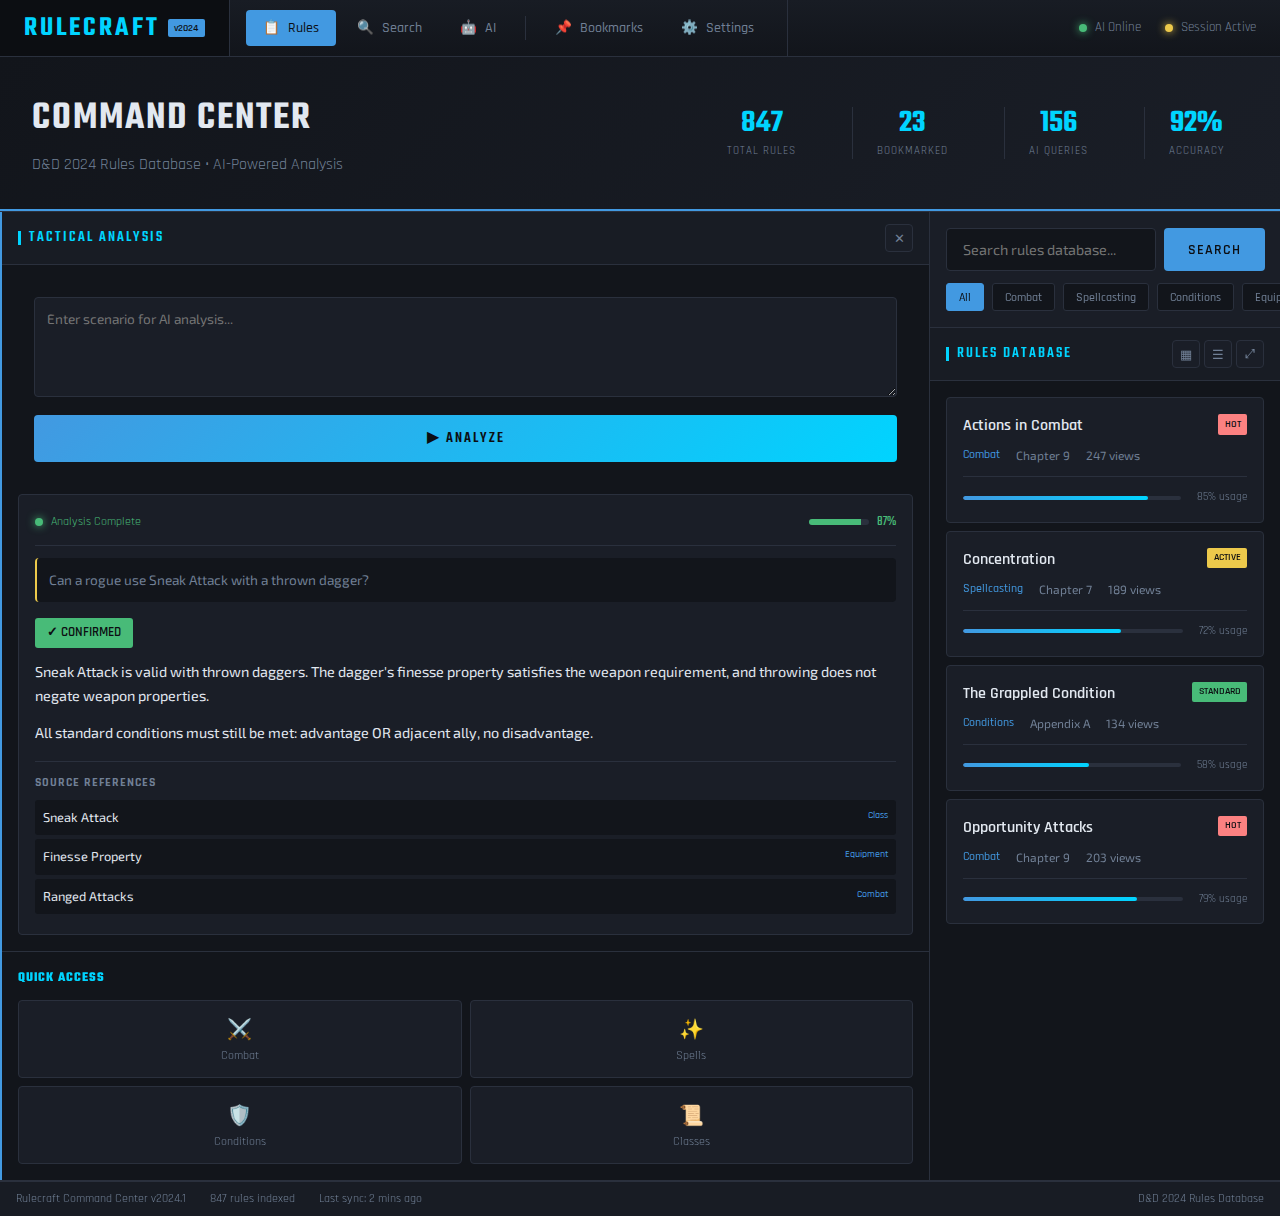
<file: mockups/04-war-room.html>
<!DOCTYPE html>
<html lang="en">
<head>
    <meta charset="UTF-8">
    <meta name="viewport" content="width=device-width, initial-scale=1.0">
    <title>Rulecraft Command Center</title>
    <link rel="preconnect" href="https://fonts.googleapis.com">
    <link rel="preconnect" href="https://fonts.gstatic.com" crossorigin>
    <link href="https://fonts.googleapis.com/css2?family=Exo+2:ital,wght@0,300;0,400;0,500;0,600;0,700&family=Rajdhani:wght@400;500;600;700&family=Teko:wght@400;500;600;700&display=swap" rel="stylesheet">
    <style>
        :root {
            --color-bg: #0c0e12;
            --color-panel: #12151b;
            --color-panel-header: #181c24;
            --color-surface: #1a1e27;
            --color-border: #2a303d;
            --color-border-glow: rgba(66, 153, 225, 0.3);
            --color-text: #e2e8f0;
            --color-text-dim: #718096;
            --color-text-muted: #4a5568;
            --color-accent-blue: #4299e1;
            --color-accent-cyan: #00d4ff;
            --color-accent-green: #48bb78;
            --color-accent-yellow: #ecc94b;
            --color-accent-orange: #ed8936;
            --color-accent-red: #fc8181;
            --font-display: 'Teko', sans-serif;
            --font-ui: 'Rajdhani', sans-serif;
            --font-body: 'Exo 2', sans-serif;
            --glow-blue: 0 0 20px rgba(66, 153, 225, 0.4);
            --glow-cyan: 0 0 20px rgba(0, 212, 255, 0.4);
        }

        * {
            box-sizing: border-box;
            margin: 0;
            padding: 0;
        }

        body {
            font-family: var(--font-body);
            background: var(--color-bg);
            color: var(--color-text);
            line-height: 1.5;
            min-height: 100vh;
        }

        /* Grid background pattern */
        body::before {
            content: '';
            position: fixed;
            top: 0;
            left: 0;
            right: 0;
            bottom: 0;
            background-image:
                linear-gradient(rgba(66, 153, 225, 0.03) 1px, transparent 1px),
                linear-gradient(90deg, rgba(66, 153, 225, 0.03) 1px, transparent 1px);
            background-size: 40px 40px;
            pointer-events: none;
            z-index: 0;
        }

        /* Header - Command Bar */
        header {
            background: linear-gradient(180deg, var(--color-panel-header) 0%, var(--color-panel) 100%);
            border-bottom: 1px solid var(--color-border);
            padding: 0;
            position: sticky;
            top: 0;
            z-index: 100;
        }

        .command-bar {
            display: flex;
            align-items: stretch;
            height: 56px;
        }

        .logo-section {
            display: flex;
            align-items: center;
            padding: 0 1.5rem;
            border-right: 1px solid var(--color-border);
            background: var(--color-bg);
        }

        .logo {
            font-family: var(--font-display);
            font-size: 1.75rem;
            font-weight: 600;
            color: var(--color-accent-cyan);
            text-decoration: none;
            letter-spacing: 3px;
            text-transform: uppercase;
        }

        .logo-badge {
            font-size: 0.6rem;
            background: var(--color-accent-blue);
            color: var(--color-bg);
            padding: 0.1rem 0.4rem;
            border-radius: 2px;
            margin-left: 0.5rem;
            font-family: var(--font-ui);
            font-weight: 600;
        }

        /* Quick Actions Toolbar */
        .quick-actions {
            display: flex;
            align-items: center;
            padding: 0 1rem;
            gap: 0.25rem;
            border-right: 1px solid var(--color-border);
        }

        .toolbar-btn {
            display: flex;
            align-items: center;
            gap: 0.5rem;
            padding: 0.5rem 1rem;
            background: transparent;
            border: 1px solid transparent;
            color: var(--color-text-dim);
            font-family: var(--font-ui);
            font-size: 0.85rem;
            font-weight: 500;
            cursor: pointer;
            transition: all 0.2s;
            border-radius: 4px;
        }

        .toolbar-btn:hover {
            background: var(--color-surface);
            border-color: var(--color-border);
            color: var(--color-text);
        }

        .toolbar-btn.active {
            background: var(--color-accent-blue);
            color: var(--color-bg);
        }

        .toolbar-divider {
            width: 1px;
            height: 24px;
            background: var(--color-border);
            margin: 0 0.5rem;
        }

        /* Status Indicators */
        .status-section {
            display: flex;
            align-items: center;
            margin-left: auto;
            padding: 0 1.5rem;
            gap: 1.5rem;
        }

        .status-indicator {
            display: flex;
            align-items: center;
            gap: 0.5rem;
            font-family: var(--font-ui);
            font-size: 0.8rem;
            color: var(--color-text-dim);
        }

        .status-dot {
            width: 8px;
            height: 8px;
            border-radius: 50%;
            animation: pulse 2s infinite;
        }

        .status-dot.online { background: var(--color-accent-green); box-shadow: 0 0 8px var(--color-accent-green); }
        .status-dot.warning { background: var(--color-accent-yellow); box-shadow: 0 0 8px var(--color-accent-yellow); }

        @keyframes pulse {
            0%, 100% { opacity: 1; }
            50% { opacity: 0.6; }
        }

        /* Main Layout - Dashboard Grid */
        .dashboard {
            display: grid;
            grid-template-columns: 1fr 350px;
            grid-template-rows: auto 1fr;
            gap: 1px;
            background: var(--color-border);
            min-height: calc(100vh - 56px);
            position: relative;
            z-index: 1;
        }

        /* Panel Base Styles */
        .panel {
            background: var(--color-panel);
            display: flex;
            flex-direction: column;
        }

        .panel-header {
            background: var(--color-panel-header);
            padding: 0.75rem 1rem;
            border-bottom: 1px solid var(--color-border);
            display: flex;
            justify-content: space-between;
            align-items: center;
        }

        .panel-title {
            font-family: var(--font-display);
            font-size: 1rem;
            font-weight: 500;
            color: var(--color-accent-cyan);
            text-transform: uppercase;
            letter-spacing: 2px;
            display: flex;
            align-items: center;
            gap: 0.5rem;
        }

        .panel-title::before {
            content: '';
            width: 3px;
            height: 14px;
            background: var(--color-accent-cyan);
        }

        .panel-actions {
            display: flex;
            gap: 0.25rem;
        }

        .panel-btn {
            width: 28px;
            height: 28px;
            background: var(--color-surface);
            border: 1px solid var(--color-border);
            border-radius: 4px;
            color: var(--color-text-dim);
            cursor: pointer;
            display: flex;
            align-items: center;
            justify-content: center;
            font-size: 0.8rem;
            transition: all 0.2s;
        }

        .panel-btn:hover {
            border-color: var(--color-accent-blue);
            color: var(--color-accent-blue);
        }

        .panel-body {
            flex: 1;
            padding: 1rem;
            overflow-y: auto;
        }

        /* Hero Panel - Command Overview */
        .hero-panel {
            grid-column: 1 / -1;
            background: linear-gradient(135deg, var(--color-panel) 0%, var(--color-surface) 100%);
            border-bottom: 2px solid var(--color-accent-blue);
        }

        .hero-content {
            padding: 2rem;
            display: flex;
            justify-content: space-between;
            align-items: center;
        }

        .hero-info h1 {
            font-family: var(--font-display);
            font-size: 2.5rem;
            font-weight: 600;
            color: var(--color-text);
            letter-spacing: 2px;
            text-transform: uppercase;
        }

        .hero-info p {
            color: var(--color-text-dim);
            font-family: var(--font-ui);
            margin-top: 0.25rem;
        }

        /* Stats Bar */
        .stats-bar {
            display: flex;
            gap: 2rem;
        }

        .stat-item {
            text-align: center;
            padding: 0 1.5rem;
            border-left: 1px solid var(--color-border);
        }

        .stat-item:first-child {
            border-left: none;
        }

        .stat-value {
            font-family: var(--font-display);
            font-size: 2rem;
            font-weight: 600;
            color: var(--color-accent-cyan);
            line-height: 1;
        }

        .stat-label {
            font-family: var(--font-ui);
            font-size: 0.7rem;
            color: var(--color-text-dim);
            text-transform: uppercase;
            letter-spacing: 1px;
            margin-top: 0.25rem;
        }

        /* Search Panel */
        .search-panel {
            padding: 1rem;
            background: var(--color-surface);
            border-bottom: 1px solid var(--color-border);
        }

        .search-wrapper {
            display: flex;
            gap: 0.5rem;
        }

        .search-input {
            flex: 1;
            background: var(--color-panel);
            border: 1px solid var(--color-border);
            padding: 0.75rem 1rem;
            color: var(--color-text);
            font-family: var(--font-body);
            font-size: 0.9rem;
            border-radius: 4px;
            outline: none;
            transition: all 0.2s;
        }

        .search-input:focus {
            border-color: var(--color-accent-blue);
            box-shadow: var(--glow-blue);
        }

        .search-btn {
            padding: 0.75rem 1.5rem;
            background: var(--color-accent-blue);
            border: none;
            color: var(--color-bg);
            font-family: var(--font-ui);
            font-weight: 600;
            font-size: 0.85rem;
            letter-spacing: 1px;
            cursor: pointer;
            border-radius: 4px;
            transition: all 0.2s;
        }

        .search-btn:hover {
            background: var(--color-accent-cyan);
            box-shadow: var(--glow-cyan);
        }

        /* Filter Tabs */
        .filter-tabs {
            display: flex;
            gap: 0.5rem;
            margin-top: 0.75rem;
        }

        .filter-tab {
            padding: 0.35rem 0.75rem;
            background: var(--color-panel);
            border: 1px solid var(--color-border);
            color: var(--color-text-dim);
            font-family: var(--font-ui);
            font-size: 0.75rem;
            font-weight: 500;
            cursor: pointer;
            border-radius: 3px;
            transition: all 0.2s;
        }

        .filter-tab:hover {
            border-color: var(--color-accent-blue);
            color: var(--color-text);
        }

        .filter-tab.active {
            background: var(--color-accent-blue);
            border-color: var(--color-accent-blue);
            color: var(--color-bg);
        }

        /* Rules Grid */
        .rules-grid {
            display: grid;
            gap: 0.5rem;
        }

        .rule-card {
            background: var(--color-surface);
            border: 1px solid var(--color-border);
            border-radius: 4px;
            padding: 1rem;
            transition: all 0.2s;
            cursor: pointer;
        }

        .rule-card:hover {
            border-color: var(--color-accent-blue);
            box-shadow: var(--glow-blue);
        }

        .rule-card-header {
            display: flex;
            justify-content: space-between;
            align-items: flex-start;
            margin-bottom: 0.5rem;
        }

        .rule-card h4 {
            font-family: var(--font-ui);
            font-size: 1rem;
            font-weight: 600;
            color: var(--color-text);
        }

        .rule-card h4 a {
            color: inherit;
            text-decoration: none;
        }

        .rule-card:hover h4 a {
            color: var(--color-accent-cyan);
        }

        .priority-badge {
            font-size: 0.65rem;
            padding: 0.15rem 0.4rem;
            border-radius: 2px;
            font-family: var(--font-ui);
            font-weight: 600;
            text-transform: uppercase;
        }

        .priority-badge.high { background: var(--color-accent-red); color: var(--color-bg); }
        .priority-badge.medium { background: var(--color-accent-yellow); color: var(--color-bg); }
        .priority-badge.low { background: var(--color-accent-green); color: var(--color-bg); }

        .rule-card-meta {
            display: flex;
            gap: 1rem;
            font-size: 0.75rem;
            color: var(--color-text-dim);
        }

        .category-tag {
            color: var(--color-accent-blue);
            font-family: var(--font-ui);
            font-weight: 500;
        }

        .rule-card-footer {
            display: flex;
            justify-content: space-between;
            align-items: center;
            margin-top: 0.75rem;
            padding-top: 0.75rem;
            border-top: 1px solid var(--color-border);
        }

        .usage-bar {
            flex: 1;
            height: 4px;
            background: var(--color-border);
            border-radius: 2px;
            margin-right: 1rem;
            overflow: hidden;
        }

        .usage-fill {
            height: 100%;
            background: linear-gradient(90deg, var(--color-accent-blue), var(--color-accent-cyan));
            border-radius: 2px;
        }

        .usage-label {
            font-size: 0.7rem;
            color: var(--color-text-dim);
            font-family: var(--font-ui);
        }

        /* Sidebar Panel - AI Analysis */
        .sidebar-panel {
            grid-row: 2 / -1;
            border-left: 2px solid var(--color-accent-blue);
        }

        .ai-form {
            padding: 1rem;
        }

        .ai-form textarea {
            width: 100%;
            min-height: 100px;
            background: var(--color-surface);
            border: 1px solid var(--color-border);
            padding: 0.75rem;
            color: var(--color-text);
            font-family: var(--font-body);
            font-size: 0.85rem;
            resize: vertical;
            border-radius: 4px;
            outline: none;
            transition: all 0.2s;
        }

        .ai-form textarea:focus {
            border-color: var(--color-accent-blue);
        }

        .ai-submit {
            width: 100%;
            margin-top: 0.75rem;
            padding: 0.75rem;
            background: linear-gradient(135deg, var(--color-accent-blue), var(--color-accent-cyan));
            border: none;
            color: var(--color-bg);
            font-family: var(--font-display);
            font-size: 1rem;
            font-weight: 500;
            letter-spacing: 2px;
            text-transform: uppercase;
            cursor: pointer;
            border-radius: 4px;
            transition: all 0.2s;
        }

        .ai-submit:hover {
            box-shadow: var(--glow-cyan);
            transform: translateY(-1px);
        }

        /* AI Response */
        .ai-response {
            margin-top: 1rem;
            padding: 1rem;
            background: var(--color-surface);
            border: 1px solid var(--color-border);
            border-radius: 4px;
        }

        .response-header {
            display: flex;
            justify-content: space-between;
            align-items: center;
            margin-bottom: 0.75rem;
            padding-bottom: 0.75rem;
            border-bottom: 1px solid var(--color-border);
        }

        .response-status {
            font-family: var(--font-ui);
            font-size: 0.75rem;
            color: var(--color-accent-green);
            display: flex;
            align-items: center;
            gap: 0.5rem;
        }

        .confidence-display {
            display: flex;
            align-items: center;
            gap: 0.5rem;
        }

        .confidence-bar {
            width: 60px;
            height: 6px;
            background: var(--color-border);
            border-radius: 3px;
            overflow: hidden;
        }

        .confidence-fill {
            height: 100%;
            background: var(--color-accent-green);
            transition: width 0.3s;
        }

        .confidence-value {
            font-family: var(--font-display);
            font-size: 0.9rem;
            color: var(--color-accent-green);
        }

        .response-query {
            background: var(--color-panel);
            padding: 0.75rem;
            border-radius: 4px;
            margin-bottom: 1rem;
            font-size: 0.85rem;
            color: var(--color-text-dim);
            border-left: 2px solid var(--color-accent-yellow);
        }

        .response-content {
            font-size: 0.9rem;
            line-height: 1.7;
        }

        .response-content p {
            margin-bottom: 0.75rem;
        }

        .response-verdict {
            display: inline-block;
            padding: 0.25rem 0.75rem;
            background: var(--color-accent-green);
            color: var(--color-bg);
            font-family: var(--font-ui);
            font-weight: 600;
            font-size: 0.8rem;
            border-radius: 3px;
            margin-bottom: 0.75rem;
        }

        /* Citations */
        .citations {
            margin-top: 1rem;
            padding-top: 0.75rem;
            border-top: 1px solid var(--color-border);
        }

        .citations h5 {
            font-family: var(--font-ui);
            font-size: 0.75rem;
            color: var(--color-text-dim);
            text-transform: uppercase;
            letter-spacing: 1px;
            margin-bottom: 0.5rem;
        }

        .citation-item {
            display: flex;
            justify-content: space-between;
            padding: 0.5rem;
            background: var(--color-panel);
            border-radius: 3px;
            margin-bottom: 0.25rem;
            font-size: 0.8rem;
            text-decoration: none;
            transition: all 0.2s;
        }

        .citation-item:hover {
            background: var(--color-border);
        }

        .citation-item span:first-child {
            color: var(--color-text);
        }

        .citation-item .category-tag {
            font-size: 0.65rem;
        }

        /* Quick Access Panel */
        .quick-panel {
            padding: 1rem;
            border-top: 1px solid var(--color-border);
        }

        .quick-panel h5 {
            font-family: var(--font-display);
            font-size: 0.85rem;
            color: var(--color-accent-cyan);
            text-transform: uppercase;
            letter-spacing: 1px;
            margin-bottom: 0.75rem;
        }

        .quick-links {
            display: grid;
            grid-template-columns: 1fr 1fr;
            gap: 0.5rem;
        }

        .quick-link {
            padding: 0.75rem;
            background: var(--color-surface);
            border: 1px solid var(--color-border);
            border-radius: 4px;
            text-decoration: none;
            text-align: center;
            transition: all 0.2s;
        }

        .quick-link:hover {
            border-color: var(--color-accent-blue);
            background: var(--color-panel-header);
        }

        .quick-link-icon {
            font-size: 1.25rem;
            margin-bottom: 0.25rem;
        }

        .quick-link-label {
            font-family: var(--font-ui);
            font-size: 0.75rem;
            color: var(--color-text-dim);
        }

        /* Footer Status Bar */
        .status-footer {
            grid-column: 1 / -1;
            background: var(--color-panel-header);
            border-top: 1px solid var(--color-border);
            padding: 0.5rem 1rem;
            display: flex;
            justify-content: space-between;
            align-items: center;
            font-family: var(--font-ui);
            font-size: 0.75rem;
            color: var(--color-text-dim);
        }

        .status-left {
            display: flex;
            gap: 1.5rem;
        }

        /* Responsive */
        @media (max-width: 1024px) {
            .dashboard {
                grid-template-columns: 1fr;
            }

            .sidebar-panel {
                grid-row: auto;
                border-left: none;
                border-top: 2px solid var(--color-accent-blue);
            }

            .stats-bar {
                display: none;
            }
        }

        @media (max-width: 768px) {
            .quick-actions {
                display: none;
            }

            .hero-content {
                padding: 1.5rem;
            }

            .hero-info h1 {
                font-size: 1.75rem;
            }
        }
    </style>
</head>
<body>
    <header>
        <div class="command-bar">
            <div class="logo-section">
                <a href="/" class="logo">Rulecraft</a>
                <span class="logo-badge">v2024</span>
            </div>

            <div class="quick-actions">
                <button class="toolbar-btn active">
                    <span>📋</span> Rules
                </button>
                <button class="toolbar-btn">
                    <span>🔍</span> Search
                </button>
                <button class="toolbar-btn">
                    <span>🤖</span> AI
                </button>
                <span class="toolbar-divider"></span>
                <button class="toolbar-btn">
                    <span>📌</span> Bookmarks
                </button>
                <button class="toolbar-btn">
                    <span>⚙️</span> Settings
                </button>
            </div>

            <div class="status-section">
                <div class="status-indicator">
                    <span class="status-dot online"></span>
                    AI Online
                </div>
                <div class="status-indicator">
                    <span class="status-dot warning"></span>
                    Session Active
                </div>
            </div>
        </div>
    </header>

    <div class="dashboard">
        <!-- Hero Panel -->
        <section class="hero-panel">
            <div class="hero-content">
                <div class="hero-info">
                    <h1>Command Center</h1>
                    <p>D&D 2024 Rules Database • AI-Powered Analysis</p>
                </div>
                <div class="stats-bar">
                    <div class="stat-item">
                        <div class="stat-value">847</div>
                        <div class="stat-label">Total Rules</div>
                    </div>
                    <div class="stat-item">
                        <div class="stat-value">23</div>
                        <div class="stat-label">Bookmarked</div>
                    </div>
                    <div class="stat-item">
                        <div class="stat-value">156</div>
                        <div class="stat-label">AI Queries</div>
                    </div>
                    <div class="stat-item">
                        <div class="stat-value">92%</div>
                        <div class="stat-label">Accuracy</div>
                    </div>
                </div>
            </div>
        </section>

        <!-- Main Content Panel -->
        <section class="panel main-panel">
            <div class="search-panel">
                <form class="search-wrapper">
                    <input type="text" class="search-input" placeholder="Search rules database...">
                    <button type="submit" class="search-btn">SEARCH</button>
                </form>
                <div class="filter-tabs">
                    <button class="filter-tab active">All</button>
                    <button class="filter-tab">Combat</button>
                    <button class="filter-tab">Spellcasting</button>
                    <button class="filter-tab">Conditions</button>
                    <button class="filter-tab">Equipment</button>
                    <button class="filter-tab">Classes</button>
                </div>
            </div>

            <div class="panel-header">
                <span class="panel-title">Rules Database</span>
                <div class="panel-actions">
                    <button class="panel-btn" title="Grid View">▦</button>
                    <button class="panel-btn" title="List View">☰</button>
                    <button class="panel-btn" title="Expand">⤢</button>
                </div>
            </div>

            <div class="panel-body">
                <div class="rules-grid">
                    <article class="rule-card">
                        <div class="rule-card-header">
                            <h4><a href="#">Actions in Combat</a></h4>
                            <span class="priority-badge high">Hot</span>
                        </div>
                        <div class="rule-card-meta">
                            <span class="category-tag">Combat</span>
                            <span>Chapter 9</span>
                            <span>247 views</span>
                        </div>
                        <div class="rule-card-footer">
                            <div class="usage-bar">
                                <div class="usage-fill" style="width: 85%;"></div>
                            </div>
                            <span class="usage-label">85% usage</span>
                        </div>
                    </article>

                    <article class="rule-card">
                        <div class="rule-card-header">
                            <h4><a href="#">Concentration</a></h4>
                            <span class="priority-badge medium">Active</span>
                        </div>
                        <div class="rule-card-meta">
                            <span class="category-tag">Spellcasting</span>
                            <span>Chapter 7</span>
                            <span>189 views</span>
                        </div>
                        <div class="rule-card-footer">
                            <div class="usage-bar">
                                <div class="usage-fill" style="width: 72%;"></div>
                            </div>
                            <span class="usage-label">72% usage</span>
                        </div>
                    </article>

                    <article class="rule-card">
                        <div class="rule-card-header">
                            <h4><a href="#">The Grappled Condition</a></h4>
                            <span class="priority-badge low">Standard</span>
                        </div>
                        <div class="rule-card-meta">
                            <span class="category-tag">Conditions</span>
                            <span>Appendix A</span>
                            <span>134 views</span>
                        </div>
                        <div class="rule-card-footer">
                            <div class="usage-bar">
                                <div class="usage-fill" style="width: 58%;"></div>
                            </div>
                            <span class="usage-label">58% usage</span>
                        </div>
                    </article>

                    <article class="rule-card">
                        <div class="rule-card-header">
                            <h4><a href="#">Opportunity Attacks</a></h4>
                            <span class="priority-badge high">Hot</span>
                        </div>
                        <div class="rule-card-meta">
                            <span class="category-tag">Combat</span>
                            <span>Chapter 9</span>
                            <span>203 views</span>
                        </div>
                        <div class="rule-card-footer">
                            <div class="usage-bar">
                                <div class="usage-fill" style="width: 79%;"></div>
                            </div>
                            <span class="usage-label">79% usage</span>
                        </div>
                    </article>
                </div>
            </div>
        </section>

        <!-- Sidebar - AI Analysis -->
        <aside class="panel sidebar-panel">
            <div class="panel-header">
                <span class="panel-title">Tactical Analysis</span>
                <div class="panel-actions">
                    <button class="panel-btn" title="Clear">✕</button>
                </div>
            </div>

            <div class="panel-body">
                <form class="ai-form">
                    <textarea placeholder="Enter scenario for AI analysis..."></textarea>
                    <button type="submit" class="ai-submit">▶ Analyze</button>
                </form>

                <!-- Example Response -->
                <div class="ai-response">
                    <div class="response-header">
                        <span class="response-status">
                            <span class="status-dot online"></span>
                            Analysis Complete
                        </span>
                        <div class="confidence-display">
                            <div class="confidence-bar">
                                <div class="confidence-fill" style="width: 87%;"></div>
                            </div>
                            <span class="confidence-value">87%</span>
                        </div>
                    </div>

                    <div class="response-query">
                        Can a rogue use Sneak Attack with a thrown dagger?
                    </div>

                    <div class="response-content">
                        <span class="response-verdict">✓ CONFIRMED</span>
                        <p>Sneak Attack is valid with thrown daggers. The dagger's finesse property satisfies the weapon requirement, and throwing does not negate weapon properties.</p>
                        <p>All standard conditions must still be met: advantage OR adjacent ally, no disadvantage.</p>
                    </div>

                    <div class="citations">
                        <h5>Source References</h5>
                        <a href="#" class="citation-item">
                            <span>Sneak Attack</span>
                            <span class="category-tag">Class</span>
                        </a>
                        <a href="#" class="citation-item">
                            <span>Finesse Property</span>
                            <span class="category-tag">Equipment</span>
                        </a>
                        <a href="#" class="citation-item">
                            <span>Ranged Attacks</span>
                            <span class="category-tag">Combat</span>
                        </a>
                    </div>
                </div>
            </div>

            <div class="quick-panel">
                <h5>Quick Access</h5>
                <div class="quick-links">
                    <a href="#" class="quick-link">
                        <div class="quick-link-icon">⚔️</div>
                        <div class="quick-link-label">Combat</div>
                    </a>
                    <a href="#" class="quick-link">
                        <div class="quick-link-icon">✨</div>
                        <div class="quick-link-label">Spells</div>
                    </a>
                    <a href="#" class="quick-link">
                        <div class="quick-link-icon">🛡️</div>
                        <div class="quick-link-label">Conditions</div>
                    </a>
                    <a href="#" class="quick-link">
                        <div class="quick-link-icon">📜</div>
                        <div class="quick-link-label">Classes</div>
                    </a>
                </div>
            </div>
        </aside>

        <!-- Status Footer -->
        <footer class="status-footer">
            <div class="status-left">
                <span>Rulecraft Command Center v2024.1</span>
                <span>847 rules indexed</span>
                <span>Last sync: 2 mins ago</span>
            </div>
            <span>D&D 2024 Rules Database</span>
        </footer>
    </div>
</body>
</html>
</file>
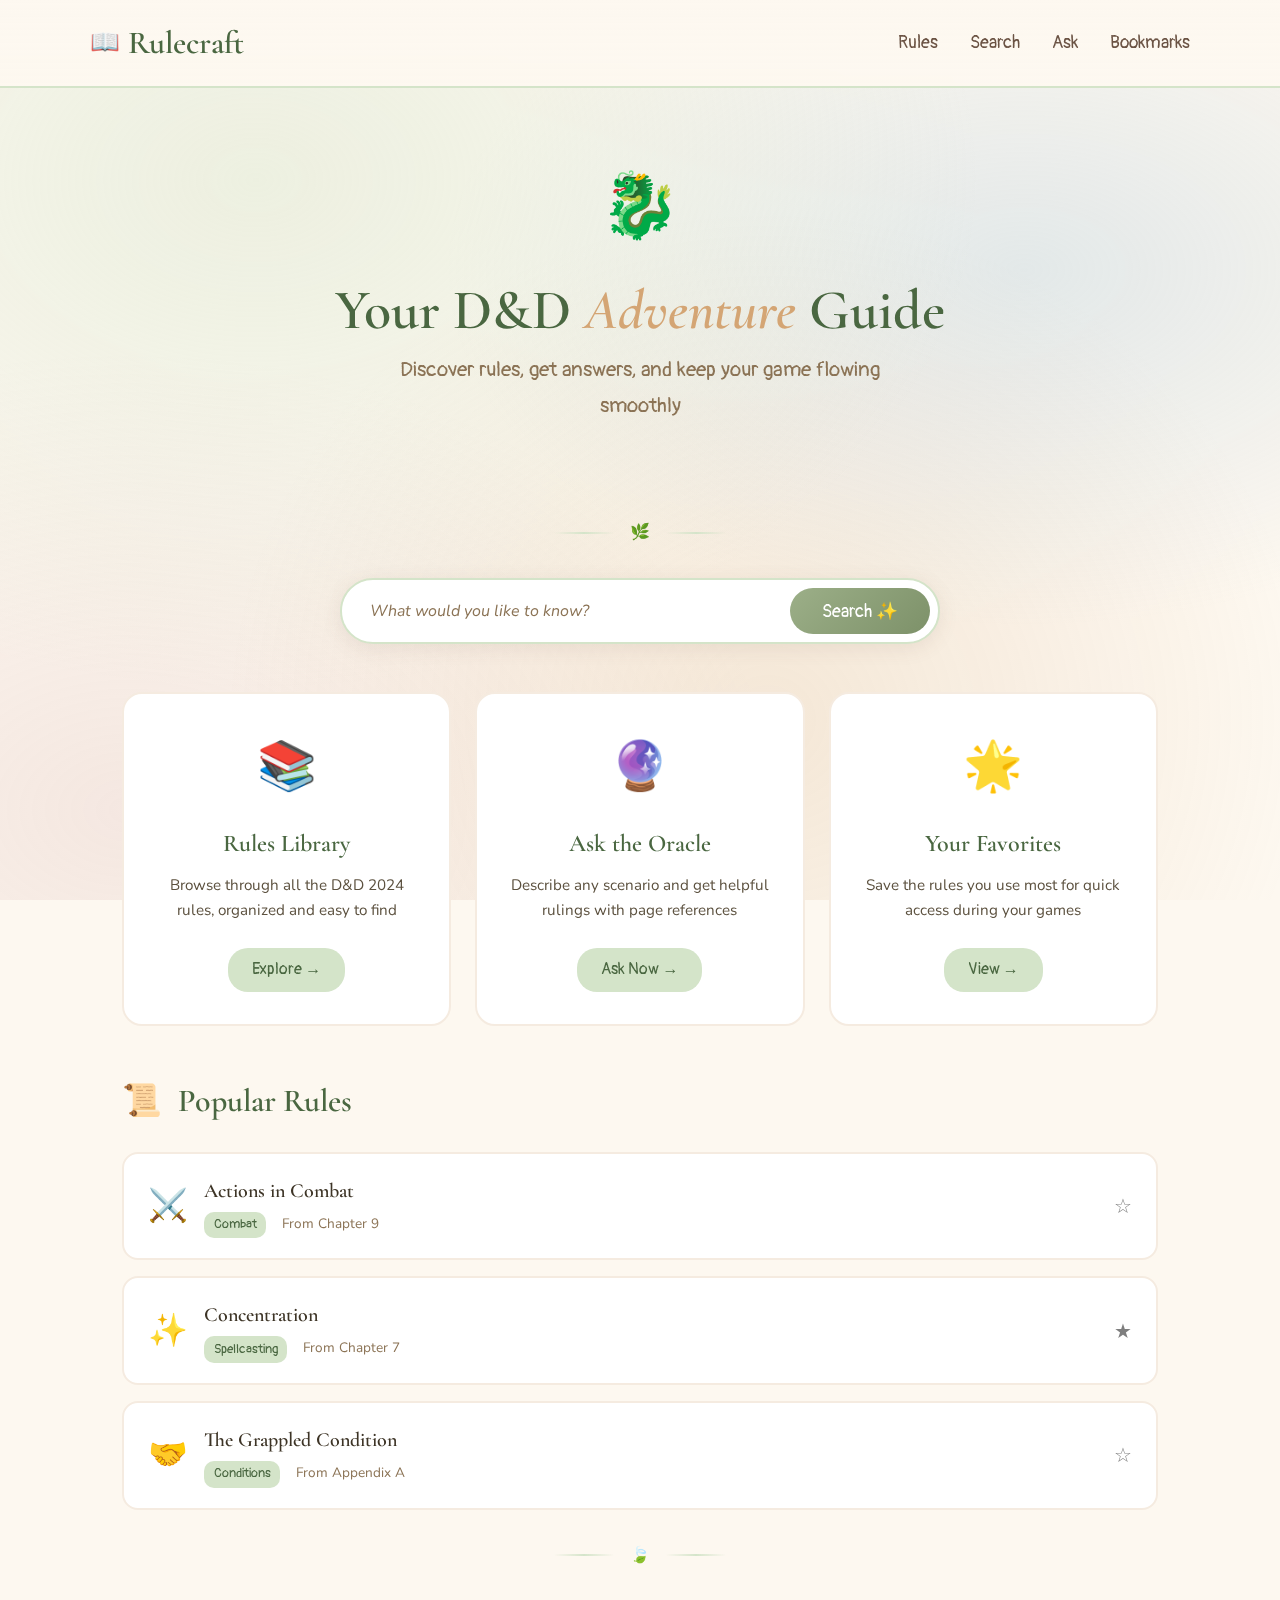
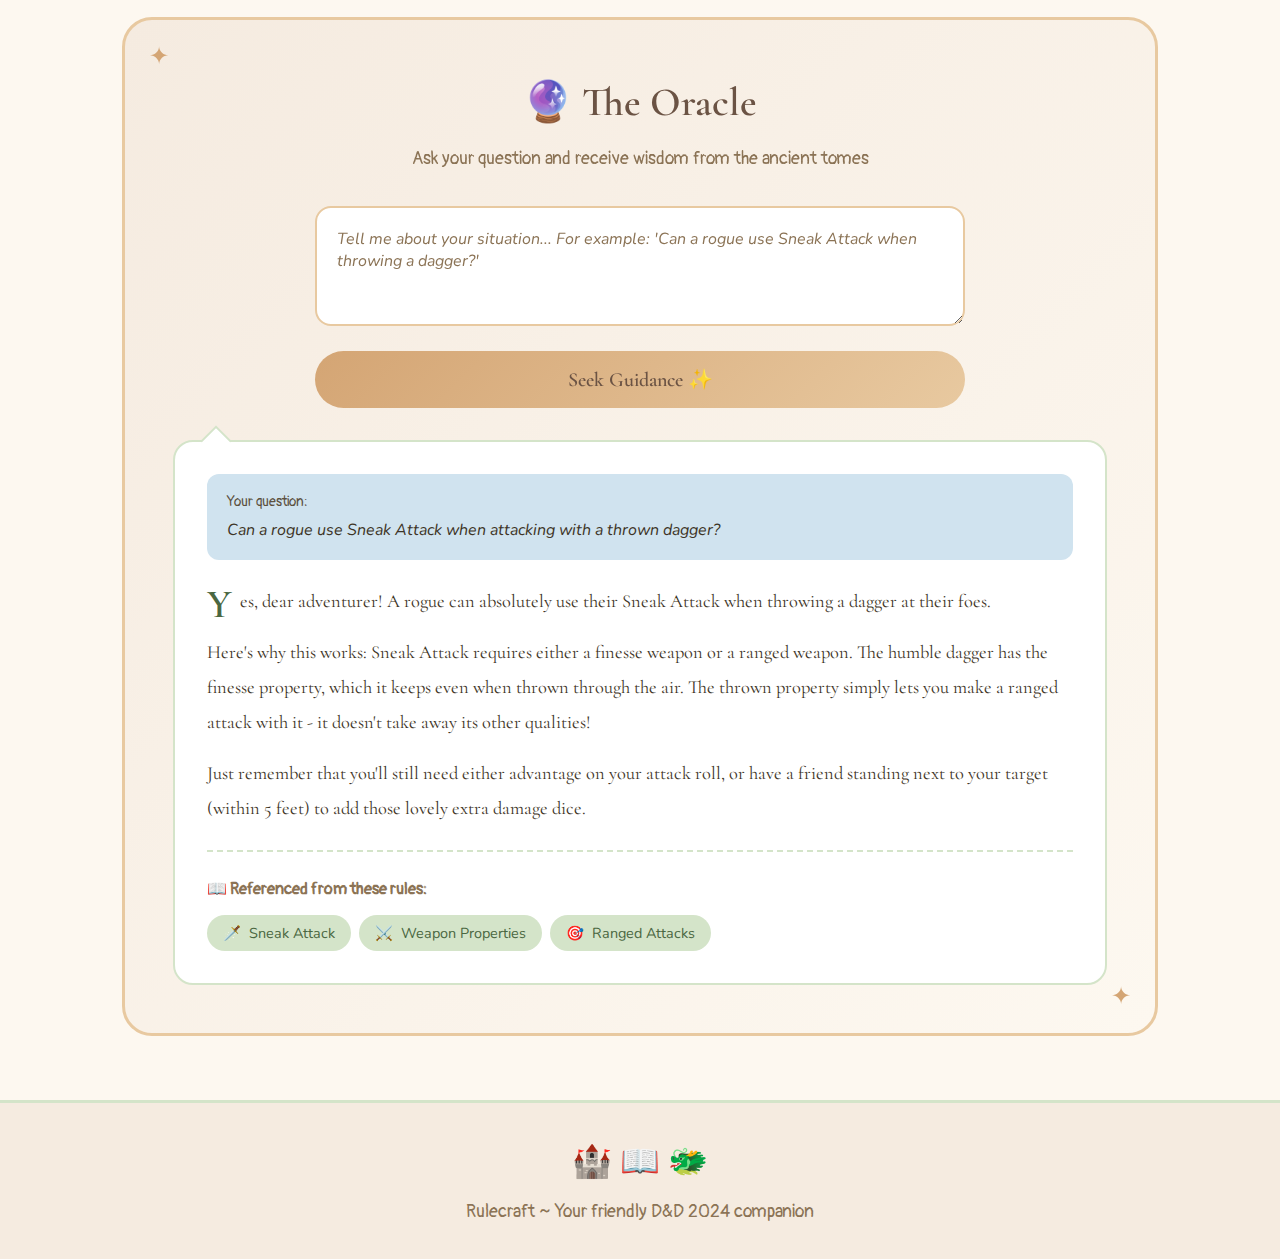
<file: mockups/05-illustrated-storybook.html>
<!DOCTYPE html>
<html lang="en">
<head>
    <meta charset="UTF-8">
    <meta name="viewport" content="width=device-width, initial-scale=1.0">
    <title>Rulecraft - Your D&D Companion</title>
    <link rel="preconnect" href="https://fonts.googleapis.com">
    <link rel="preconnect" href="https://fonts.gstatic.com" crossorigin>
    <link href="https://fonts.googleapis.com/css2?family=Cormorant+Garamond:ital,wght@0,400;0,500;0,600;0,700;1,400;1,500&family=Nunito:ital,wght@0,400;0,500;0,600;0,700&family=Pangolin&display=swap" rel="stylesheet">
    <style>
        :root {
            --color-cream: #fdf8f0;
            --color-parchment: #f5ebe0;
            --color-sage: #9caf88;
            --color-sage-dark: #7d9169;
            --color-sage-light: #d4e4c9;
            --color-forest: #4a6741;
            --color-gold: #d4a574;
            --color-gold-light: #e8c9a0;
            --color-brown: #6b5344;
            --color-brown-light: #8b7355;
            --color-sky: #a8c5d9;
            --color-sky-light: #d0e3ef;
            --color-rose: #d4a5a5;
            --color-text: #3d3426;
            --color-text-light: #5c513f;
            --font-display: 'Cormorant Garamond', serif;
            --font-body: 'Nunito', sans-serif;
            --font-handwritten: 'Pangolin', cursive;
            --shadow-soft: 0 4px 20px rgba(107, 83, 68, 0.1);
            --shadow-card: 0 2px 12px rgba(107, 83, 68, 0.08);
        }

        * {
            box-sizing: border-box;
            margin: 0;
            padding: 0;
        }

        body {
            font-family: var(--font-body);
            background: var(--color-cream);
            color: var(--color-text);
            line-height: 1.7;
            min-height: 100vh;
        }

        /* Watercolor wash background */
        body::before {
            content: '';
            position: fixed;
            top: 0;
            left: 0;
            right: 0;
            bottom: 0;
            background:
                radial-gradient(ellipse at 20% 20%, rgba(212, 228, 201, 0.4) 0%, transparent 50%),
                radial-gradient(ellipse at 80% 30%, rgba(168, 197, 217, 0.3) 0%, transparent 40%),
                radial-gradient(ellipse at 60% 80%, rgba(212, 165, 116, 0.2) 0%, transparent 50%),
                radial-gradient(ellipse at 10% 90%, rgba(212, 165, 165, 0.2) 0%, transparent 40%);
            pointer-events: none;
            z-index: 0;
        }

        /* Header */
        header {
            background: linear-gradient(180deg, var(--color-cream) 0%, rgba(253, 248, 240, 0.95) 100%);
            border-bottom: 2px solid var(--color-sage-light);
            padding: 1rem 2rem;
            position: sticky;
            top: 0;
            z-index: 100;
            backdrop-filter: blur(10px);
        }

        nav {
            max-width: 1100px;
            margin: 0 auto;
            display: flex;
            justify-content: space-between;
            align-items: center;
        }

        .logo {
            font-family: var(--font-display);
            font-size: 2rem;
            font-weight: 600;
            color: var(--color-forest);
            text-decoration: none;
            display: flex;
            align-items: center;
            gap: 0.5rem;
        }

        .logo-icon {
            font-size: 1.5rem;
        }

        .nav-links {
            display: flex;
            gap: 2rem;
        }

        .nav-links a {
            font-family: var(--font-handwritten);
            color: var(--color-brown);
            text-decoration: none;
            font-size: 1.1rem;
            transition: all 0.3s;
            position: relative;
        }

        .nav-links a::after {
            content: '';
            position: absolute;
            bottom: -4px;
            left: 0;
            width: 0;
            height: 2px;
            background: var(--color-sage);
            transition: width 0.3s;
        }

        .nav-links a:hover {
            color: var(--color-forest);
        }

        .nav-links a:hover::after {
            width: 100%;
        }

        /* Main content */
        main {
            max-width: 1100px;
            margin: 0 auto;
            padding: 0 2rem;
            position: relative;
            z-index: 1;
        }

        /* Decorative hand-drawn border */
        .decorative-border {
            border: 3px solid var(--color-sage-light);
            border-radius: 20px;
            position: relative;
            padding: 3rem;
            margin: 2rem 0;
            background: rgba(253, 248, 240, 0.8);
        }

        .decorative-border::before {
            content: '~';
            position: absolute;
            top: -12px;
            left: 50%;
            transform: translateX(-50%);
            background: var(--color-cream);
            padding: 0 1rem;
            font-size: 1.5rem;
            color: var(--color-sage);
        }

        /* Hero Section */
        .hero {
            text-align: center;
            padding: 4rem 2rem;
        }

        .hero-illustration {
            font-size: 4rem;
            margin-bottom: 1rem;
            animation: float 3s ease-in-out infinite;
        }

        @keyframes float {
            0%, 100% { transform: translateY(0); }
            50% { transform: translateY(-10px); }
        }

        .hero h1 {
            font-family: var(--font-display);
            font-size: 3.5rem;
            font-weight: 600;
            color: var(--color-forest);
            margin-bottom: 0.5rem;
            line-height: 1.2;
        }

        .hero h1 span {
            color: var(--color-gold);
            font-style: italic;
        }

        .hero p {
            font-family: var(--font-handwritten);
            font-size: 1.3rem;
            color: var(--color-brown-light);
            max-width: 500px;
            margin: 0 auto;
        }

        /* Vine/leaf divider */
        .leaf-divider {
            display: flex;
            align-items: center;
            justify-content: center;
            margin: 2rem 0;
            gap: 1rem;
            color: var(--color-sage);
        }

        .leaf-divider::before,
        .leaf-divider::after {
            content: '';
            height: 2px;
            width: 60px;
            background: linear-gradient(90deg, transparent, var(--color-sage-light), transparent);
        }

        /* Search Section */
        .search-section {
            margin: 2rem 0;
        }

        .search-form {
            background: white;
            border: 2px solid var(--color-sage-light);
            border-radius: 50px;
            padding: 0.5rem;
            display: flex;
            gap: 0.5rem;
            max-width: 600px;
            margin: 0 auto;
            box-shadow: var(--shadow-soft);
            transition: all 0.3s;
        }

        .search-form:focus-within {
            border-color: var(--color-sage);
            box-shadow: 0 4px 30px rgba(156, 175, 136, 0.2);
        }

        .search-input {
            flex: 1;
            border: none;
            background: transparent;
            padding: 0.75rem 1.25rem;
            font-family: var(--font-body);
            font-size: 1rem;
            color: var(--color-text);
            outline: none;
        }

        .search-input::placeholder {
            color: var(--color-brown-light);
            font-style: italic;
        }

        .search-btn {
            background: linear-gradient(135deg, var(--color-sage), var(--color-sage-dark));
            color: white;
            border: none;
            padding: 0.75rem 2rem;
            border-radius: 50px;
            font-family: var(--font-handwritten);
            font-size: 1.1rem;
            cursor: pointer;
            transition: all 0.3s;
        }

        .search-btn:hover {
            transform: scale(1.05);
            box-shadow: 0 4px 15px rgba(156, 175, 136, 0.4);
        }

        /* Feature Cards */
        .features {
            display: grid;
            grid-template-columns: repeat(3, 1fr);
            gap: 1.5rem;
            margin: 3rem 0;
        }

        .feature-card {
            background: white;
            border: 2px solid var(--color-parchment);
            border-radius: 20px;
            padding: 2rem;
            text-align: center;
            transition: all 0.3s;
            position: relative;
            overflow: hidden;
        }

        .feature-card::before {
            content: '';
            position: absolute;
            top: 0;
            left: 0;
            right: 0;
            height: 4px;
            background: linear-gradient(90deg, var(--color-sage), var(--color-gold), var(--color-sky));
            transform: scaleX(0);
            transition: transform 0.3s;
        }

        .feature-card:hover {
            transform: translateY(-5px);
            box-shadow: var(--shadow-card);
            border-color: var(--color-sage-light);
        }

        .feature-card:hover::before {
            transform: scaleX(1);
        }

        .feature-icon {
            font-size: 3rem;
            margin-bottom: 1rem;
            display: block;
        }

        .feature-card h3 {
            font-family: var(--font-display);
            font-size: 1.5rem;
            font-weight: 600;
            color: var(--color-forest);
            margin-bottom: 0.5rem;
        }

        .feature-card p {
            color: var(--color-text-light);
            font-size: 0.95rem;
            margin-bottom: 1.5rem;
        }

        .feature-link {
            display: inline-block;
            padding: 0.5rem 1.5rem;
            background: var(--color-sage-light);
            color: var(--color-forest);
            text-decoration: none;
            border-radius: 20px;
            font-family: var(--font-handwritten);
            font-size: 1rem;
            transition: all 0.3s;
        }

        .feature-link:hover {
            background: var(--color-sage);
            color: white;
        }

        /* Section Header with illustration */
        .section-header {
            display: flex;
            align-items: center;
            gap: 1rem;
            margin: 3rem 0 1.5rem;
        }

        .section-icon {
            font-size: 2rem;
        }

        .section-header h2 {
            font-family: var(--font-display);
            font-size: 2rem;
            font-weight: 600;
            color: var(--color-forest);
        }

        /* Rules List - Story entries */
        .rules-list {
            display: grid;
            gap: 1rem;
        }

        .rule-entry {
            background: white;
            border: 2px solid var(--color-parchment);
            border-radius: 16px;
            padding: 1.25rem 1.5rem;
            display: flex;
            gap: 1rem;
            align-items: center;
            transition: all 0.3s;
            cursor: pointer;
        }

        .rule-entry:hover {
            border-color: var(--color-sage);
            background: rgba(212, 228, 201, 0.1);
            transform: translateX(5px);
        }

        .rule-icon {
            font-size: 2rem;
            flex-shrink: 0;
        }

        .rule-content {
            flex: 1;
        }

        .rule-content h4 {
            font-family: var(--font-display);
            font-size: 1.25rem;
            font-weight: 600;
            color: var(--color-text);
            margin-bottom: 0.25rem;
        }

        .rule-content h4 a {
            color: inherit;
            text-decoration: none;
        }

        .rule-entry:hover .rule-content h4 a {
            color: var(--color-forest);
        }

        .rule-meta {
            display: flex;
            gap: 1rem;
            font-size: 0.85rem;
            color: var(--color-brown-light);
        }

        .category-badge {
            background: var(--color-sage-light);
            color: var(--color-forest);
            padding: 0.15rem 0.6rem;
            border-radius: 10px;
            font-family: var(--font-handwritten);
            font-size: 0.8rem;
        }

        .bookmark-btn {
            background: transparent;
            border: none;
            font-size: 1.25rem;
            cursor: pointer;
            opacity: 0.5;
            transition: all 0.3s;
        }

        .rule-entry:hover .bookmark-btn {
            opacity: 1;
        }

        .bookmark-btn:hover {
            transform: scale(1.2);
        }

        /* AI Oracle Section - Scroll styling */
        .oracle-section {
            margin: 3rem 0;
            background: linear-gradient(135deg, var(--color-parchment) 0%, var(--color-cream) 100%);
            border: 3px solid var(--color-gold-light);
            border-radius: 30px;
            padding: 3rem;
            position: relative;
        }

        .oracle-section::before,
        .oracle-section::after {
            content: '✦';
            position: absolute;
            font-size: 1.5rem;
            color: var(--color-gold);
        }

        .oracle-section::before {
            top: 1rem;
            left: 1.5rem;
        }

        .oracle-section::after {
            bottom: 1rem;
            right: 1.5rem;
        }

        .oracle-header {
            text-align: center;
            margin-bottom: 2rem;
        }

        .oracle-header h2 {
            font-family: var(--font-display);
            font-size: 2.5rem;
            font-weight: 600;
            color: var(--color-brown);
            display: flex;
            align-items: center;
            justify-content: center;
            gap: 0.5rem;
        }

        .oracle-header p {
            font-family: var(--font-handwritten);
            color: var(--color-brown-light);
            font-size: 1.1rem;
            margin-top: 0.5rem;
        }

        .oracle-form {
            max-width: 650px;
            margin: 0 auto;
        }

        .oracle-form textarea {
            width: 100%;
            min-height: 120px;
            border: 2px solid var(--color-gold-light);
            border-radius: 16px;
            padding: 1.25rem;
            font-family: var(--font-body);
            font-size: 1rem;
            resize: vertical;
            background: white;
            color: var(--color-text);
            outline: none;
            transition: all 0.3s;
        }

        .oracle-form textarea::placeholder {
            color: var(--color-brown-light);
            font-style: italic;
        }

        .oracle-form textarea:focus {
            border-color: var(--color-gold);
            box-shadow: 0 4px 20px rgba(212, 165, 116, 0.2);
        }

        .oracle-submit {
            display: block;
            width: 100%;
            margin-top: 1rem;
            padding: 1rem 2rem;
            background: linear-gradient(135deg, var(--color-gold), var(--color-gold-light));
            color: var(--color-brown);
            border: none;
            border-radius: 50px;
            font-family: var(--font-display);
            font-size: 1.25rem;
            font-weight: 600;
            cursor: pointer;
            transition: all 0.3s;
        }

        .oracle-submit:hover {
            transform: scale(1.02);
            box-shadow: 0 6px 25px rgba(212, 165, 116, 0.4);
        }

        /* Oracle Response - Speech bubble/scroll */
        .oracle-response {
            margin-top: 2rem;
            background: white;
            border: 2px solid var(--color-sage-light);
            border-radius: 20px;
            padding: 2rem;
            position: relative;
        }

        .oracle-response::before {
            content: '';
            position: absolute;
            top: -12px;
            left: 30px;
            width: 20px;
            height: 20px;
            background: white;
            border-left: 2px solid var(--color-sage-light);
            border-top: 2px solid var(--color-sage-light);
            transform: rotate(45deg);
        }

        .response-question {
            background: var(--color-sky-light);
            padding: 1rem 1.25rem;
            border-radius: 12px;
            margin-bottom: 1.5rem;
        }

        .response-question label {
            font-family: var(--font-handwritten);
            font-size: 0.85rem;
            color: var(--color-text-light);
            display: block;
            margin-bottom: 0.25rem;
        }

        .response-question p {
            font-style: italic;
            color: var(--color-text);
        }

        .response-answer {
            font-family: var(--font-display);
            font-size: 1.15rem;
            line-height: 1.9;
            color: var(--color-text);
        }

        .response-answer p {
            margin-bottom: 1rem;
        }

        .response-answer p:first-of-type::first-letter {
            font-size: 2.5rem;
            float: left;
            line-height: 1;
            padding-right: 0.5rem;
            color: var(--color-forest);
            font-weight: 600;
        }

        .citations {
            margin-top: 1.5rem;
            padding-top: 1.5rem;
            border-top: 2px dashed var(--color-sage-light);
        }

        .citations h4 {
            font-family: var(--font-handwritten);
            font-size: 1rem;
            color: var(--color-brown-light);
            margin-bottom: 0.75rem;
        }

        .citation-list {
            display: flex;
            flex-wrap: wrap;
            gap: 0.5rem;
        }

        .citation-tag {
            background: var(--color-sage-light);
            color: var(--color-forest);
            padding: 0.35rem 1rem;
            border-radius: 20px;
            font-size: 0.9rem;
            text-decoration: none;
            transition: all 0.3s;
            display: flex;
            align-items: center;
            gap: 0.5rem;
        }

        .citation-tag:hover {
            background: var(--color-sage);
            color: white;
        }

        /* Footer */
        footer {
            background: var(--color-parchment);
            border-top: 3px solid var(--color-sage-light);
            padding: 2rem;
            text-align: center;
            margin-top: 4rem;
        }

        .footer-content {
            max-width: 1100px;
            margin: 0 auto;
        }

        .footer-illustration {
            font-size: 2rem;
            margin-bottom: 0.5rem;
        }

        .footer-text {
            font-family: var(--font-handwritten);
            color: var(--color-brown-light);
            font-size: 1.1rem;
        }

        /* Responsive */
        @media (max-width: 900px) {
            .features {
                grid-template-columns: 1fr;
            }

            .hero h1 {
                font-size: 2.5rem;
            }
        }

        @media (max-width: 600px) {
            nav {
                flex-direction: column;
                gap: 1rem;
            }

            .nav-links {
                gap: 1rem;
            }

            .hero {
                padding: 2rem 1rem;
            }

            .hero h1 {
                font-size: 2rem;
            }

            .decorative-border {
                padding: 2rem 1.5rem;
            }

            .oracle-section {
                padding: 2rem 1.5rem;
            }
        }

        /* Gentle animations */
        @keyframes fadeIn {
            from { opacity: 0; transform: translateY(20px); }
            to { opacity: 1; transform: translateY(0); }
        }

        .hero, .features, .rules-list, .oracle-section {
            animation: fadeIn 0.8s ease-out backwards;
        }

        .features { animation-delay: 0.1s; }
        .rules-list { animation-delay: 0.2s; }
        .oracle-section { animation-delay: 0.3s; }
    </style>
</head>
<body>
    <header>
        <nav>
            <a href="/" class="logo">
                <span class="logo-icon">📖</span>
                Rulecraft
            </a>
            <div class="nav-links">
                <a href="/rules">Rules</a>
                <a href="/search">Search</a>
                <a href="/scenario">Ask</a>
                <a href="#">Bookmarks</a>
            </div>
        </nav>
    </header>

    <main>
        <!-- Hero Section -->
        <section class="hero">
            <div class="hero-illustration">🐉</div>
            <h1>Your D&D <span>Adventure</span> Guide</h1>
            <p>Discover rules, get answers, and keep your game flowing smoothly</p>
        </section>

        <div class="leaf-divider">🌿</div>

        <!-- Search Section -->
        <section class="search-section">
            <form class="search-form">
                <input type="text" class="search-input" placeholder="What would you like to know?">
                <button type="submit" class="search-btn">Search ✨</button>
            </form>
        </section>

        <!-- Feature Cards -->
        <section class="features">
            <div class="feature-card">
                <span class="feature-icon">📚</span>
                <h3>Rules Library</h3>
                <p>Browse through all the D&D 2024 rules, organized and easy to find</p>
                <a href="/rules" class="feature-link">Explore →</a>
            </div>

            <div class="feature-card">
                <span class="feature-icon">🔮</span>
                <h3>Ask the Oracle</h3>
                <p>Describe any scenario and get helpful rulings with page references</p>
                <a href="/scenario" class="feature-link">Ask Now →</a>
            </div>

            <div class="feature-card">
                <span class="feature-icon">🌟</span>
                <h3>Your Favorites</h3>
                <p>Save the rules you use most for quick access during your games</p>
                <a href="#" class="feature-link">View →</a>
            </div>
        </section>

        <!-- Rules List -->
        <div class="section-header">
            <span class="section-icon">📜</span>
            <h2>Popular Rules</h2>
        </div>

        <div class="rules-list">
            <article class="rule-entry">
                <span class="rule-icon">⚔️</span>
                <div class="rule-content">
                    <h4><a href="#">Actions in Combat</a></h4>
                    <div class="rule-meta">
                        <span class="category-badge">Combat</span>
                        <span>From Chapter 9</span>
                    </div>
                </div>
                <button class="bookmark-btn">☆</button>
            </article>

            <article class="rule-entry">
                <span class="rule-icon">✨</span>
                <div class="rule-content">
                    <h4><a href="#">Concentration</a></h4>
                    <div class="rule-meta">
                        <span class="category-badge">Spellcasting</span>
                        <span>From Chapter 7</span>
                    </div>
                </div>
                <button class="bookmark-btn">★</button>
            </article>

            <article class="rule-entry">
                <span class="rule-icon">🤝</span>
                <div class="rule-content">
                    <h4><a href="#">The Grappled Condition</a></h4>
                    <div class="rule-meta">
                        <span class="category-badge">Conditions</span>
                        <span>From Appendix A</span>
                    </div>
                </div>
                <button class="bookmark-btn">☆</button>
            </article>
        </div>

        <div class="leaf-divider">🍃</div>

        <!-- Oracle Section -->
        <section class="oracle-section">
            <div class="oracle-header">
                <h2>🔮 The Oracle</h2>
                <p>Ask your question and receive wisdom from the ancient tomes</p>
            </div>

            <form class="oracle-form">
                <textarea placeholder="Tell me about your situation... For example: 'Can a rogue use Sneak Attack when throwing a dagger?'"></textarea>
                <button type="submit" class="oracle-submit">Seek Guidance ✨</button>
            </form>

            <!-- Example Response -->
            <div class="oracle-response">
                <div class="response-question">
                    <label>Your question:</label>
                    <p>Can a rogue use Sneak Attack when attacking with a thrown dagger?</p>
                </div>

                <div class="response-answer">
                    <p>Yes, dear adventurer! A rogue can absolutely use their Sneak Attack when throwing a dagger at their foes.</p>

                    <p>Here's why this works: Sneak Attack requires either a finesse weapon or a ranged weapon. The humble dagger has the finesse property, which it keeps even when thrown through the air. The thrown property simply lets you make a ranged attack with it - it doesn't take away its other qualities!</p>

                    <p>Just remember that you'll still need either advantage on your attack roll, or have a friend standing next to your target (within 5 feet) to add those lovely extra damage dice.</p>
                </div>

                <div class="citations">
                    <h4>📖 Referenced from these rules:</h4>
                    <div class="citation-list">
                        <a href="#" class="citation-tag">
                            <span>🗡️</span> Sneak Attack
                        </a>
                        <a href="#" class="citation-tag">
                            <span>⚔️</span> Weapon Properties
                        </a>
                        <a href="#" class="citation-tag">
                            <span>🎯</span> Ranged Attacks
                        </a>
                    </div>
                </div>
            </div>
        </section>
    </main>

    <footer>
        <div class="footer-content">
            <div class="footer-illustration">🏰 📖 🐲</div>
            <p class="footer-text">Rulecraft ~ Your friendly D&D 2024 companion</p>
        </div>
    </footer>
</body>
</html>
</file>
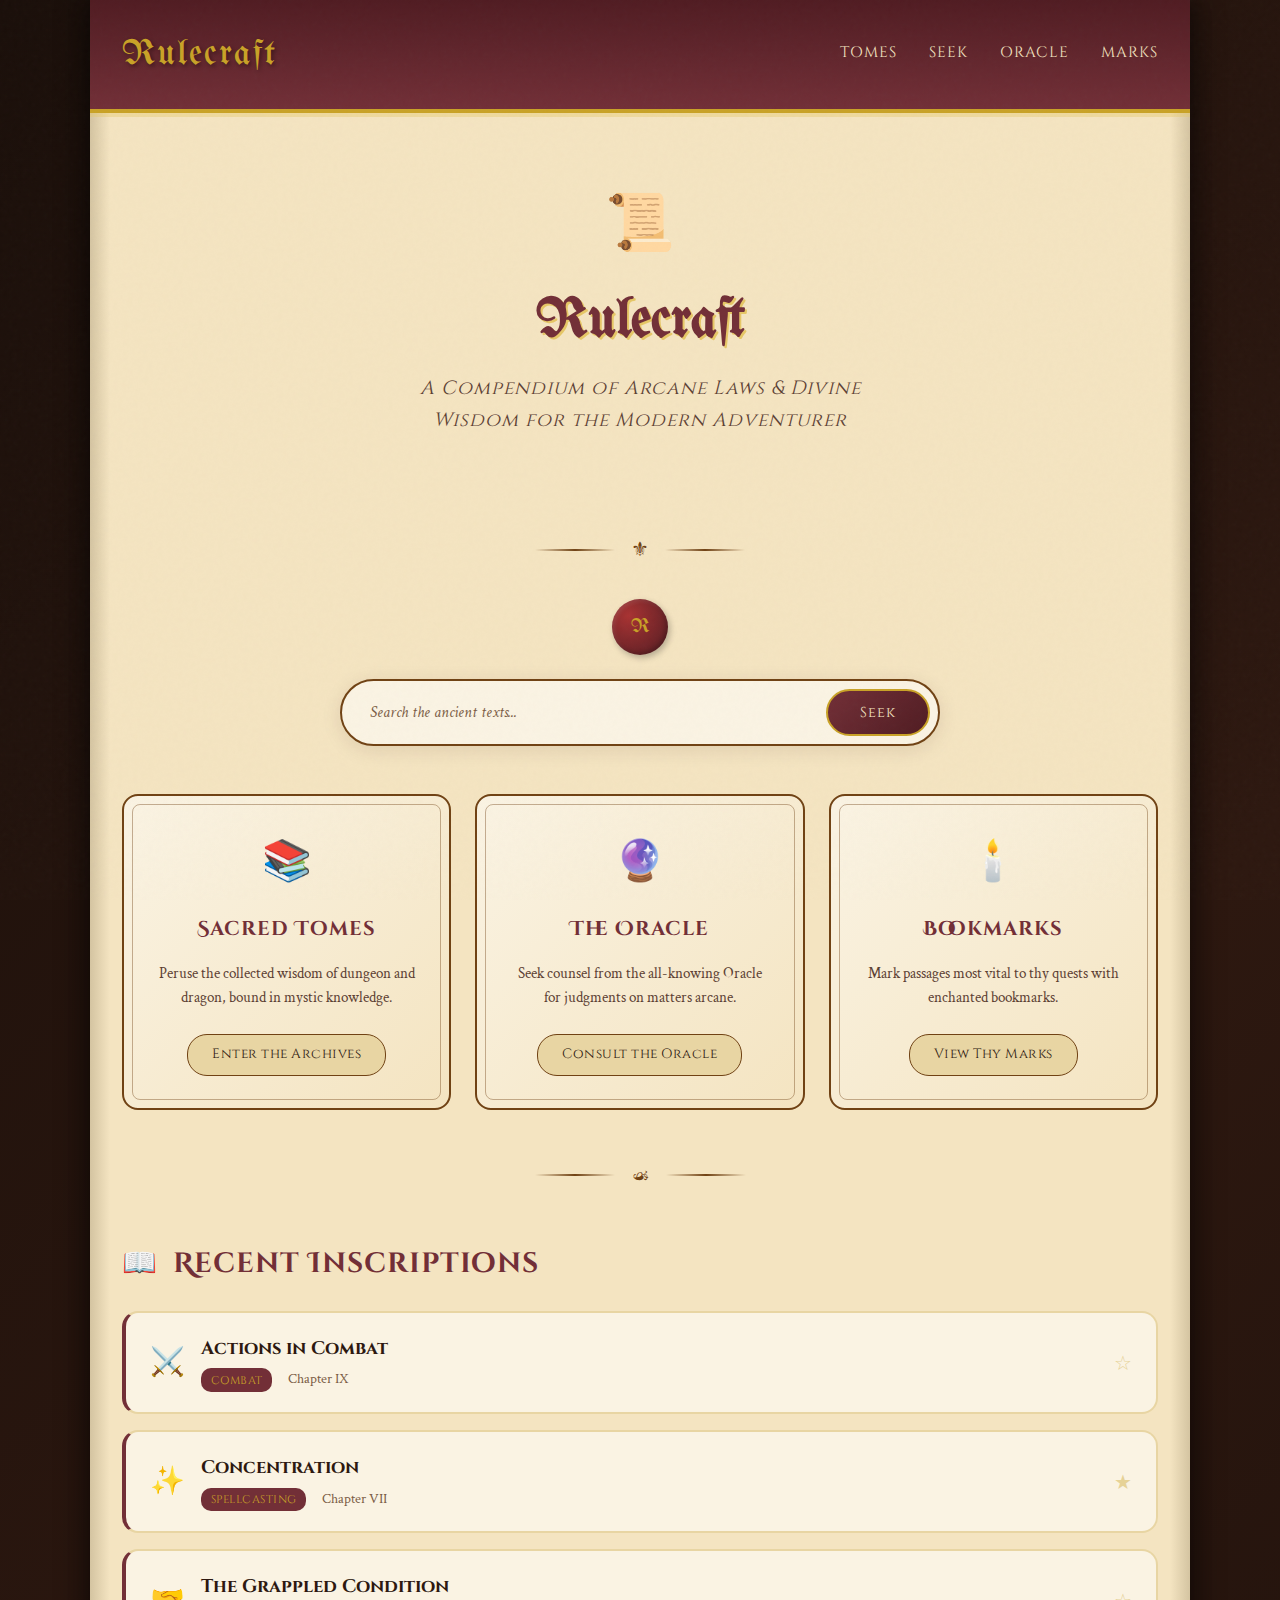
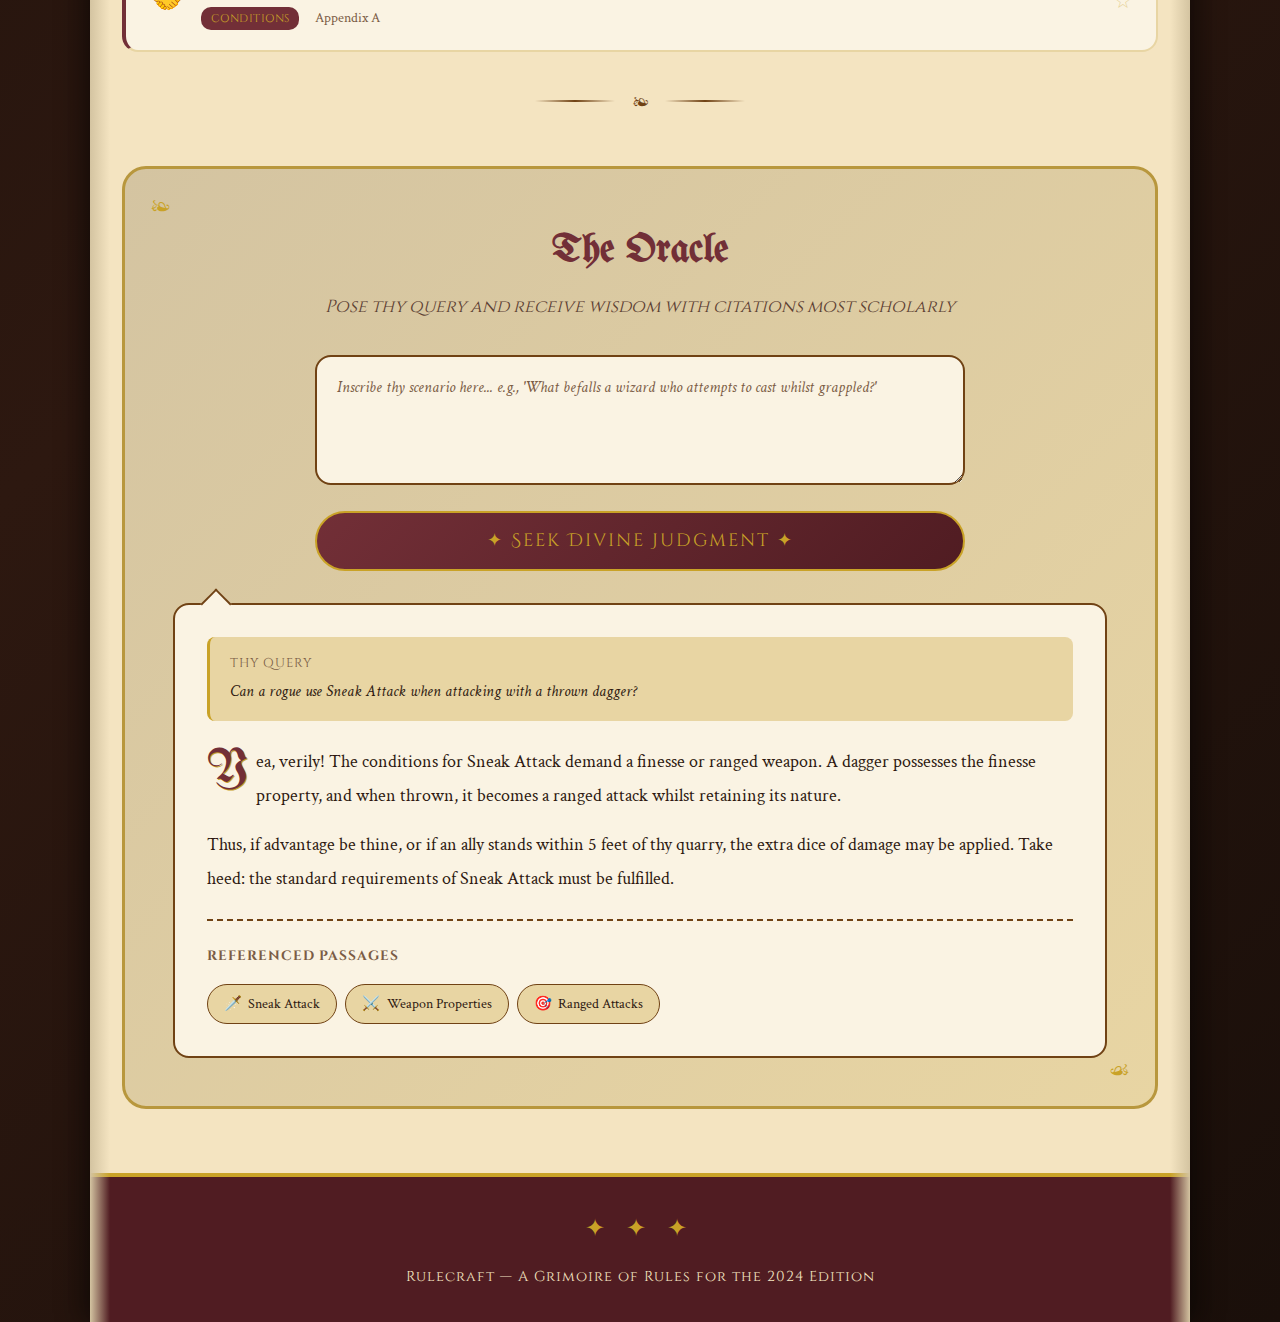
<file: mockups/06-grimoire-refined.html>
<!DOCTYPE html>
<html lang="en">
<head>
    <meta charset="UTF-8">
    <meta name="viewport" content="width=device-width, initial-scale=1.0">
    <title>Rulecraft - Ancient Grimoire (Refined)</title>
    <link rel="preconnect" href="https://fonts.googleapis.com">
    <link rel="preconnect" href="https://fonts.gstatic.com" crossorigin>
    <link href="https://fonts.googleapis.com/css2?family=Cinzel+Decorative:wght@400;700;900&family=Cinzel:wght@400;500;600;700&family=Crimson+Text:ital,wght@0,400;0,600;0,700;1,400&family=UnifrakturMaguntia&display=swap" rel="stylesheet">
    <style>
        :root {
            /* Grimoire Color Palette */
            --color-parchment: #f4e4c1;
            --color-parchment-light: #faf3e3;
            --color-parchment-dark: #e8d5a3;
            --color-parchment-aged: #d4c4a1;
            --color-ink: #2d1810;
            --color-ink-faded: #5c4033;
            --color-ink-light: #7a5c45;
            --color-burgundy: #722f37;
            --color-burgundy-dark: #501c22;
            --color-burgundy-light: #8b3d47;
            --color-gold: #c9a227;
            --color-gold-light: #e6c766;
            --color-gold-muted: #b8973d;
            --color-amber: #b8860b;
            --color-sepia: #704214;

            /* Grimoire Fonts */
            --font-display: 'UnifrakturMaguntia', cursive;
            --font-heading: 'Cinzel Decorative', serif;
            --font-subheading: 'Cinzel', serif;
            --font-body: 'Crimson Text', serif;

            /* Storybook-inspired Spacing */
            --space-xs: 0.5rem;
            --space-sm: 1rem;
            --space-md: 1.5rem;
            --space-lg: 2rem;
            --space-xl: 3rem;
            --space-2xl: 4rem;

            /* Shadows & Effects */
            --shadow-soft: 0 4px 20px rgba(45, 24, 16, 0.1);
            --shadow-card: 0 2px 12px rgba(45, 24, 16, 0.08);
            --shadow-elevated: 0 8px 30px rgba(45, 24, 16, 0.15);

            /* Border Radius (softer than original grimoire) */
            --radius-sm: 8px;
            --radius-md: 16px;
            --radius-lg: 24px;
        }

        * {
            box-sizing: border-box;
            margin: 0;
            padding: 0;
        }

        body {
            font-family: var(--font-body);
            background: linear-gradient(135deg, #1a0f0a 0%, #2d1810 50%, #1a0f0a 100%);
            color: var(--color-ink);
            line-height: 1.7;
            min-height: 100vh;
        }

        /* Subtle noise texture overlay */
        body::before {
            content: '';
            position: fixed;
            top: 0;
            left: 0;
            right: 0;
            bottom: 0;
            background:
                url("data:image/svg+xml,%3Csvg viewBox='0 0 200 200' xmlns='http://www.w3.org/2000/svg'%3E%3Cfilter id='noise'%3E%3CfeTurbulence type='fractalNoise' baseFrequency='0.9' numOctaves='4' stitchTiles='stitch'/%3E%3C/filter%3E%3Crect width='100%25' height='100%25' filter='url(%23noise)' opacity='0.05'/%3E%3C/svg%3E");
            pointer-events: none;
            z-index: 1000;
            opacity: 0.4;
        }

        /* Main container - tome/book effect */
        .tome-container {
            max-width: 1100px;
            margin: 0 auto;
            background: var(--color-parchment);
            min-height: 100vh;
            position: relative;
            box-shadow:
                -8px 0 25px rgba(0,0,0,0.4),
                8px 0 25px rgba(0,0,0,0.4);
        }

        /* Aged paper edge effect */
        .tome-container::before,
        .tome-container::after {
            content: '';
            position: absolute;
            top: 0;
            bottom: 0;
            width: 20px;
            pointer-events: none;
        }

        .tome-container::before {
            left: 0;
            background: linear-gradient(to right, var(--color-parchment-aged), transparent);
        }

        .tome-container::after {
            right: 0;
            background: linear-gradient(to left, var(--color-parchment-aged), transparent);
        }

        /* Header */
        header {
            background: linear-gradient(180deg, var(--color-burgundy-dark) 0%, var(--color-burgundy) 100%);
            padding: var(--space-md) var(--space-lg);
            border-bottom: 4px solid var(--color-gold);
            position: sticky;
            top: 0;
            z-index: 100;
        }

        header::after {
            content: '';
            position: absolute;
            bottom: -8px;
            left: 0;
            right: 0;
            height: 4px;
            background: var(--color-gold-light);
            opacity: 0.4;
        }

        nav {
            display: flex;
            justify-content: space-between;
            align-items: center;
        }

        .logo {
            font-family: var(--font-display);
            font-size: 2.25rem;
            color: var(--color-gold);
            text-decoration: none;
            text-shadow: 2px 2px 4px rgba(0,0,0,0.4);
            letter-spacing: 2px;
            transition: text-shadow 0.3s;
        }

        .logo:hover {
            text-shadow: 0 0 20px var(--color-gold);
        }

        .nav-links {
            display: flex;
            gap: var(--space-lg);
        }

        .nav-links a {
            font-family: var(--font-subheading);
            color: var(--color-parchment);
            text-decoration: none;
            font-size: 0.95rem;
            letter-spacing: 1px;
            text-transform: uppercase;
            transition: all 0.3s;
            position: relative;
            padding-bottom: 4px;
        }

        .nav-links a::after {
            content: '';
            position: absolute;
            bottom: 0;
            left: 0;
            width: 0;
            height: 2px;
            background: var(--color-gold);
            transition: width 0.3s;
        }

        .nav-links a:hover {
            color: var(--color-gold);
        }

        .nav-links a:hover::after {
            width: 100%;
        }

        /* Main Content */
        main {
            padding: 0 var(--space-lg);
            position: relative;
            z-index: 1;
        }

        /* Hero Section - generous spacing from Storybook */
        .hero {
            text-align: center;
            padding: var(--space-2xl) var(--space-lg);
        }

        .hero-icon {
            font-size: 3.5rem;
            margin-bottom: var(--space-sm);
            display: block;
            animation: float 3s ease-in-out infinite;
        }

        @keyframes float {
            0%, 100% { transform: translateY(0); }
            50% { transform: translateY(-8px); }
        }

        .hero h1 {
            font-family: var(--font-display);
            font-size: 3.5rem;
            color: var(--color-burgundy);
            margin-bottom: var(--space-sm);
            text-shadow: 2px 2px 0 var(--color-gold-light);
            line-height: 1.2;
        }

        .hero p {
            font-family: var(--font-subheading);
            font-size: 1.2rem;
            color: var(--color-ink-faded);
            font-style: italic;
            letter-spacing: 1px;
            max-width: 500px;
            margin: 0 auto;
        }

        /* Ornate Divider */
        .divider {
            display: flex;
            align-items: center;
            justify-content: center;
            margin: var(--space-lg) 0;
            gap: var(--space-sm);
        }

        .divider::before,
        .divider::after {
            content: '';
            height: 2px;
            width: 80px;
            background: linear-gradient(90deg, transparent, var(--color-sepia), transparent);
        }

        .divider-icon {
            color: var(--color-sepia);
            font-size: 1.25rem;
        }

        /* Search Section */
        .search-section {
            margin: var(--space-lg) 0;
        }

        .wax-seal {
            width: 56px;
            height: 56px;
            background: radial-gradient(circle at 30% 30%, #a83232, var(--color-burgundy-dark));
            border-radius: 50%;
            display: flex;
            align-items: center;
            justify-content: center;
            color: var(--color-gold);
            font-family: var(--font-display);
            font-size: 1.25rem;
            box-shadow:
                2px 3px 6px rgba(0,0,0,0.25),
                inset -2px -2px 4px rgba(0,0,0,0.2),
                inset 2px 2px 4px rgba(255,255,255,0.1);
            margin: 0 auto var(--space-md);
        }

        .search-form {
            background: var(--color-parchment-light);
            border: 2px solid var(--color-sepia);
            border-radius: 50px;
            padding: var(--space-xs);
            display: flex;
            gap: var(--space-xs);
            max-width: 600px;
            margin: 0 auto;
            box-shadow: var(--shadow-soft);
            transition: all 0.3s;
        }

        .search-form:focus-within {
            border-color: var(--color-burgundy);
            box-shadow: 0 0 0 3px rgba(114, 47, 55, 0.15);
        }

        .search-input {
            flex: 1;
            border: none;
            background: transparent;
            padding: 0.75rem 1.25rem;
            font-family: var(--font-body);
            font-size: 1rem;
            color: var(--color-ink);
            outline: none;
        }

        .search-input::placeholder {
            color: var(--color-ink-light);
            font-style: italic;
        }

        .search-btn {
            background: linear-gradient(135deg, var(--color-burgundy), var(--color-burgundy-dark));
            color: var(--color-parchment);
            border: 2px solid var(--color-gold);
            padding: 0.75rem 2rem;
            border-radius: 50px;
            font-family: var(--font-subheading);
            font-size: 0.9rem;
            letter-spacing: 1px;
            cursor: pointer;
            transition: all 0.3s;
        }

        .search-btn:hover {
            box-shadow: 0 0 15px var(--color-gold);
            transform: scale(1.02);
        }

        /* Feature Cards - Storybook spacing with Grimoire styling */
        .features {
            display: grid;
            grid-template-columns: repeat(3, 1fr);
            gap: var(--space-md);
            margin: var(--space-xl) 0;
        }

        .feature-card {
            background: linear-gradient(135deg, var(--color-parchment-light) 0%, var(--color-parchment) 100%);
            border: 2px solid var(--color-sepia);
            border-radius: var(--radius-md);
            padding: var(--space-lg);
            text-align: center;
            transition: all 0.3s;
            position: relative;
        }

        .feature-card::before {
            content: '';
            position: absolute;
            top: 8px;
            left: 8px;
            right: 8px;
            bottom: 8px;
            border: 1px solid var(--color-sepia);
            border-radius: var(--radius-sm);
            opacity: 0.4;
            pointer-events: none;
        }

        .feature-card:hover {
            transform: translateY(-5px);
            box-shadow: var(--shadow-elevated);
            border-color: var(--color-burgundy);
        }

        .feature-icon {
            font-size: 2.5rem;
            margin-bottom: var(--space-sm);
            display: block;
        }

        .feature-card h3 {
            font-family: var(--font-heading);
            font-size: 1.25rem;
            color: var(--color-burgundy);
            margin-bottom: var(--space-sm);
            letter-spacing: 1px;
        }

        .feature-card p {
            color: var(--color-ink-faded);
            font-size: 0.95rem;
            margin-bottom: var(--space-md);
            line-height: 1.6;
        }

        .feature-link {
            display: inline-block;
            padding: 0.5rem 1.5rem;
            background: var(--color-parchment-dark);
            border: 1px solid var(--color-sepia);
            color: var(--color-ink);
            text-decoration: none;
            border-radius: 20px;
            font-family: var(--font-subheading);
            font-size: 0.85rem;
            letter-spacing: 0.5px;
            transition: all 0.3s;
        }

        .feature-link:hover {
            background: var(--color-burgundy);
            border-color: var(--color-burgundy);
            color: var(--color-parchment);
        }

        /* Section Header */
        .section-header {
            display: flex;
            align-items: center;
            gap: var(--space-sm);
            margin: var(--space-xl) 0 var(--space-md);
        }

        .section-icon {
            font-size: 1.75rem;
        }

        .section-header h2 {
            font-family: var(--font-heading);
            font-size: 1.75rem;
            color: var(--color-burgundy);
            letter-spacing: 1px;
        }

        /* Rules List - Storybook card style with Grimoire aesthetic */
        .rules-list {
            display: grid;
            gap: var(--space-sm);
        }

        .rule-entry {
            background: var(--color-parchment-light);
            border: 2px solid var(--color-parchment-dark);
            border-left: 4px solid var(--color-burgundy);
            border-radius: var(--radius-md);
            padding: 1.25rem 1.5rem;
            display: flex;
            gap: var(--space-sm);
            align-items: center;
            transition: all 0.3s;
            cursor: pointer;
        }

        .rule-entry:hover {
            border-color: var(--color-burgundy);
            background: var(--color-parchment);
            transform: translateX(5px);
            box-shadow: var(--shadow-card);
        }

        .rule-icon {
            font-size: 1.75rem;
            flex-shrink: 0;
        }

        .rule-content {
            flex: 1;
        }

        .rule-content h4 {
            font-family: var(--font-subheading);
            font-size: 1.15rem;
            color: var(--color-ink);
            margin-bottom: 0.25rem;
        }

        .rule-content h4 a {
            color: inherit;
            text-decoration: none;
        }

        .rule-entry:hover .rule-content h4 a {
            color: var(--color-burgundy);
        }

        .rule-meta {
            display: flex;
            gap: var(--space-sm);
            font-size: 0.85rem;
            color: var(--color-ink-light);
        }

        .category-badge {
            background: var(--color-burgundy);
            color: var(--color-gold);
            padding: 0.15rem 0.6rem;
            border-radius: 10px;
            font-family: var(--font-subheading);
            font-size: 0.7rem;
            letter-spacing: 0.5px;
            text-transform: uppercase;
        }

        .bookmark-btn {
            background: transparent;
            border: none;
            font-size: 1.25rem;
            cursor: pointer;
            opacity: 0.4;
            transition: all 0.3s;
            color: var(--color-gold);
        }

        .rule-entry:hover .bookmark-btn {
            opacity: 1;
        }

        .bookmark-btn:hover {
            transform: scale(1.2);
        }

        /* Oracle Section - Storybook's generous padding with Grimoire styling */
        .oracle-section {
            margin: var(--space-xl) 0;
            background: linear-gradient(135deg, var(--color-parchment-aged) 0%, var(--color-parchment-dark) 100%);
            border: 3px solid var(--color-gold-muted);
            border-radius: var(--radius-lg);
            padding: var(--space-xl);
            position: relative;
        }

        .oracle-section::before,
        .oracle-section::after {
            content: '❧';
            position: absolute;
            font-size: 1.5rem;
            color: var(--color-gold);
        }

        .oracle-section::before {
            top: 1rem;
            left: 1.5rem;
        }

        .oracle-section::after {
            bottom: 1rem;
            right: 1.5rem;
            transform: scaleX(-1);
        }

        .oracle-header {
            text-align: center;
            margin-bottom: var(--space-lg);
        }

        .oracle-header h2 {
            font-family: var(--font-display);
            font-size: 2.5rem;
            color: var(--color-burgundy);
            margin-bottom: var(--space-xs);
        }

        .oracle-header p {
            font-family: var(--font-subheading);
            color: var(--color-ink-faded);
            font-style: italic;
            font-size: 1.1rem;
        }

        .oracle-form {
            max-width: 650px;
            margin: 0 auto;
        }

        .oracle-form textarea {
            width: 100%;
            min-height: 130px;
            border: 2px solid var(--color-sepia);
            border-radius: var(--radius-md);
            padding: 1.25rem;
            font-family: var(--font-body);
            font-size: 1rem;
            resize: vertical;
            background: var(--color-parchment-light);
            color: var(--color-ink);
            outline: none;
            transition: all 0.3s;
        }

        .oracle-form textarea::placeholder {
            color: var(--color-ink-light);
            font-style: italic;
        }

        .oracle-form textarea:focus {
            border-color: var(--color-burgundy);
            box-shadow: 0 0 0 3px rgba(114, 47, 55, 0.1);
        }

        .oracle-submit {
            display: block;
            width: 100%;
            margin-top: var(--space-sm);
            padding: 1rem 2rem;
            background: linear-gradient(135deg, var(--color-burgundy), var(--color-burgundy-dark));
            color: var(--color-gold);
            border: 2px solid var(--color-gold);
            border-radius: 50px;
            font-family: var(--font-heading);
            font-size: 1.1rem;
            letter-spacing: 2px;
            cursor: pointer;
            transition: all 0.3s;
        }

        .oracle-submit:hover {
            box-shadow: 0 0 25px var(--color-gold);
            transform: scale(1.02);
        }

        /* Oracle Response */
        .oracle-response {
            margin-top: var(--space-lg);
            background: var(--color-parchment-light);
            border: 2px solid var(--color-sepia);
            border-radius: var(--radius-md);
            padding: var(--space-lg);
            position: relative;
        }

        .oracle-response::before {
            content: '';
            position: absolute;
            top: -12px;
            left: 30px;
            width: 20px;
            height: 20px;
            background: var(--color-parchment-light);
            border-left: 2px solid var(--color-sepia);
            border-top: 2px solid var(--color-sepia);
            transform: rotate(45deg);
        }

        .response-question {
            background: var(--color-parchment-dark);
            padding: 1rem 1.25rem;
            border-radius: var(--radius-sm);
            margin-bottom: var(--space-md);
            border-left: 3px solid var(--color-gold);
        }

        .response-question label {
            font-family: var(--font-subheading);
            font-size: 0.8rem;
            color: var(--color-ink-light);
            text-transform: uppercase;
            letter-spacing: 1px;
            display: block;
            margin-bottom: 0.25rem;
        }

        .response-question p {
            font-style: italic;
            color: var(--color-ink);
        }

        .response-answer {
            font-size: 1.1rem;
            line-height: 1.9;
            color: var(--color-ink);
        }

        .response-answer p {
            margin-bottom: var(--space-sm);
        }

        /* Illuminated first letter */
        .response-answer p:first-of-type::first-letter {
            font-family: var(--font-display);
            font-size: 3rem;
            float: left;
            line-height: 1;
            padding-right: 0.5rem;
            color: var(--color-burgundy);
            text-shadow: 1px 1px 0 var(--color-gold);
        }

        .citations {
            margin-top: var(--space-md);
            padding-top: var(--space-md);
            border-top: 2px dashed var(--color-sepia);
        }

        .citations h4 {
            font-family: var(--font-subheading);
            font-size: 0.85rem;
            color: var(--color-ink-light);
            text-transform: uppercase;
            letter-spacing: 1px;
            margin-bottom: var(--space-sm);
        }

        .citation-list {
            display: flex;
            flex-wrap: wrap;
            gap: var(--space-xs);
        }

        .citation-tag {
            background: var(--color-parchment-dark);
            border: 1px solid var(--color-sepia);
            color: var(--color-ink);
            padding: 0.4rem 1rem;
            border-radius: 20px;
            font-size: 0.9rem;
            text-decoration: none;
            transition: all 0.3s;
            display: flex;
            align-items: center;
            gap: 0.4rem;
        }

        .citation-tag:hover {
            background: var(--color-burgundy);
            border-color: var(--color-burgundy);
            color: var(--color-parchment);
        }

        /* Footer */
        footer {
            background: var(--color-burgundy-dark);
            border-top: 4px solid var(--color-gold);
            padding: var(--space-lg);
            text-align: center;
            margin-top: var(--space-2xl);
        }

        .footer-ornament {
            color: var(--color-gold);
            font-size: 1.5rem;
            margin-bottom: var(--space-sm);
            letter-spacing: 0.5rem;
        }

        .footer-text {
            font-family: var(--font-subheading);
            color: var(--color-parchment);
            font-size: 0.9rem;
            letter-spacing: 1px;
        }

        /* Responsive */
        @media (max-width: 900px) {
            .features {
                grid-template-columns: 1fr;
            }

            .hero h1 {
                font-size: 2.5rem;
            }
        }

        @media (max-width: 600px) {
            nav {
                flex-direction: column;
                gap: var(--space-sm);
            }

            .nav-links {
                gap: var(--space-sm);
            }

            main {
                padding: 0 var(--space-sm);
            }

            .hero {
                padding: var(--space-lg) var(--space-sm);
            }

            .hero h1 {
                font-size: 2rem;
            }

            .oracle-section {
                padding: var(--space-lg);
            }

            .tome-container::before,
            .tome-container::after {
                display: none;
            }
        }

        /* Gentle animations */
        @keyframes fadeInUp {
            from {
                opacity: 0;
                transform: translateY(20px);
            }
            to {
                opacity: 1;
                transform: translateY(0);
            }
        }

        .hero, .features, .rules-list, .oracle-section {
            animation: fadeInUp 0.8s ease-out backwards;
        }

        .features { animation-delay: 0.1s; }
        .rules-list { animation-delay: 0.2s; }
        .oracle-section { animation-delay: 0.3s; }
    </style>
</head>
<body>
    <div class="tome-container">
        <header>
            <nav>
                <a href="/" class="logo">Rulecraft</a>
                <div class="nav-links">
                    <a href="/rules">Tomes</a>
                    <a href="/search">Seek</a>
                    <a href="/scenario">Oracle</a>
                    <a href="#">Marks</a>
                </div>
            </nav>
        </header>

        <main>
            <!-- Hero Section -->
            <section class="hero">
                <span class="hero-icon">📜</span>
                <h1>Rulecraft</h1>
                <p>A Compendium of Arcane Laws & Divine Wisdom for the Modern Adventurer</p>
            </section>

            <div class="divider">
                <span class="divider-icon">⚜</span>
            </div>

            <!-- Search Section -->
            <section class="search-section">
                <div class="wax-seal">R</div>
                <form class="search-form">
                    <input type="text" class="search-input" placeholder="Search the ancient texts...">
                    <button type="submit" class="search-btn">Seek</button>
                </form>
            </section>

            <!-- Feature Cards -->
            <section class="features">
                <div class="feature-card">
                    <span class="feature-icon">📚</span>
                    <h3>Sacred Tomes</h3>
                    <p>Peruse the collected wisdom of dungeon and dragon, bound in mystic knowledge.</p>
                    <a href="/rules" class="feature-link">Enter the Archives</a>
                </div>

                <div class="feature-card">
                    <span class="feature-icon">🔮</span>
                    <h3>The Oracle</h3>
                    <p>Seek counsel from the all-knowing Oracle for judgments on matters arcane.</p>
                    <a href="/scenario" class="feature-link">Consult the Oracle</a>
                </div>

                <div class="feature-card">
                    <span class="feature-icon">🕯️</span>
                    <h3>Bookmarks</h3>
                    <p>Mark passages most vital to thy quests with enchanted bookmarks.</p>
                    <a href="#" class="feature-link">View Thy Marks</a>
                </div>
            </section>

            <div class="divider">
                <span class="divider-icon">☙</span>
            </div>

            <!-- Rules List -->
            <div class="section-header">
                <span class="section-icon">📖</span>
                <h2>Recent Inscriptions</h2>
            </div>

            <div class="rules-list">
                <article class="rule-entry">
                    <span class="rule-icon">⚔️</span>
                    <div class="rule-content">
                        <h4><a href="#">Actions in Combat</a></h4>
                        <div class="rule-meta">
                            <span class="category-badge">Combat</span>
                            <span>Chapter IX</span>
                        </div>
                    </div>
                    <button class="bookmark-btn">☆</button>
                </article>

                <article class="rule-entry">
                    <span class="rule-icon">✨</span>
                    <div class="rule-content">
                        <h4><a href="#">Concentration</a></h4>
                        <div class="rule-meta">
                            <span class="category-badge">Spellcasting</span>
                            <span>Chapter VII</span>
                        </div>
                    </div>
                    <button class="bookmark-btn">★</button>
                </article>

                <article class="rule-entry">
                    <span class="rule-icon">🤝</span>
                    <div class="rule-content">
                        <h4><a href="#">The Grappled Condition</a></h4>
                        <div class="rule-meta">
                            <span class="category-badge">Conditions</span>
                            <span>Appendix A</span>
                        </div>
                    </div>
                    <button class="bookmark-btn">☆</button>
                </article>
            </div>

            <div class="divider">
                <span class="divider-icon">❧</span>
            </div>

            <!-- Oracle Section -->
            <section class="oracle-section">
                <div class="oracle-header">
                    <h2>The Oracle</h2>
                    <p>Pose thy query and receive wisdom with citations most scholarly</p>
                </div>

                <form class="oracle-form">
                    <textarea placeholder="Inscribe thy scenario here... e.g., 'What befalls a wizard who attempts to cast whilst grappled?'"></textarea>
                    <button type="submit" class="oracle-submit">✦ Seek Divine Judgment ✦</button>
                </form>

                <!-- Example Response -->
                <div class="oracle-response">
                    <div class="response-question">
                        <label>Thy Query</label>
                        <p>Can a rogue use Sneak Attack when attacking with a thrown dagger?</p>
                    </div>

                    <div class="response-answer">
                        <p>Yea, verily! The conditions for Sneak Attack demand a finesse or ranged weapon. A dagger possesses the finesse property, and when thrown, it becomes a ranged attack whilst retaining its nature.</p>

                        <p>Thus, if advantage be thine, or if an ally stands within 5 feet of thy quarry, the extra dice of damage may be applied. Take heed: the standard requirements of Sneak Attack must be fulfilled.</p>
                    </div>

                    <div class="citations">
                        <h4>Referenced Passages</h4>
                        <div class="citation-list">
                            <a href="#" class="citation-tag">
                                <span>🗡️</span> Sneak Attack
                            </a>
                            <a href="#" class="citation-tag">
                                <span>⚔️</span> Weapon Properties
                            </a>
                            <a href="#" class="citation-tag">
                                <span>🎯</span> Ranged Attacks
                            </a>
                        </div>
                    </div>
                </div>
            </section>
        </main>

        <footer>
            <div class="footer-ornament">✦ ✦ ✦</div>
            <p class="footer-text">Rulecraft — A Grimoire of Rules for the 2024 Edition</p>
        </footer>
    </div>
</body>
</html>
</file>
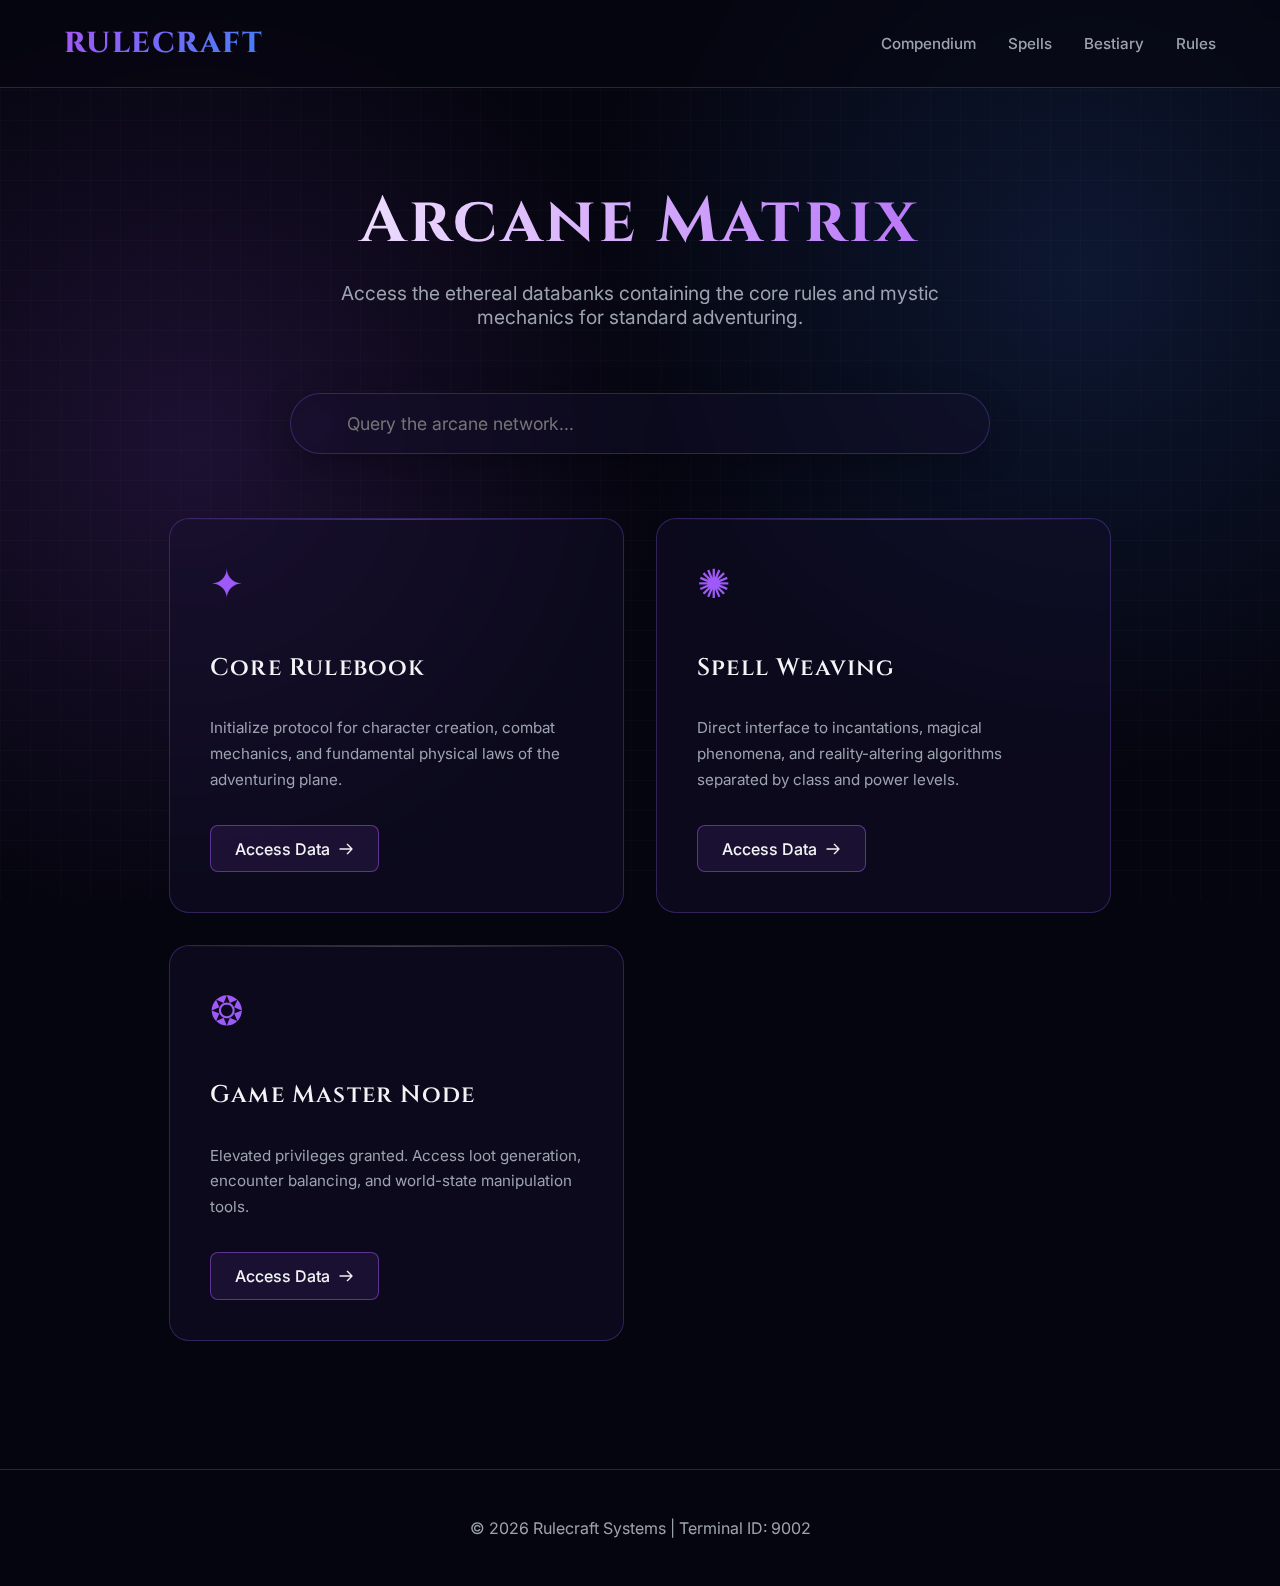
<file: mockups/07-neo-arcane.html>
<!DOCTYPE html>
<html lang="en">

<head>
    <meta charset="UTF-8">
    <meta name="viewport" content="width=device-width, initial-scale=1.0">
    <title>Neo Arcane | Rulecraft</title>
    <link rel="preconnect" href="https://fonts.googleapis.com">
    <link rel="preconnect" href="https://fonts.gstatic.com" crossorigin>
    <link
        href="https://fonts.googleapis.com/css2?family=Cinzel:wght@400;600;800&family=Inter:wght@300;400;500;600&display=swap"
        rel="stylesheet">
    <style>
        :root {
            --bg-color: #05050f;
            --surface-color: rgba(20, 15, 45, 0.4);
            --surface-border: rgba(139, 92, 246, 0.3);
            --primary-neon: #a855f7;
            --secondary-neon: #3b82f6;
            --text-main: #f3f4f6;
            --text-muted: #9ca3af;
            --glass-blur: blur(12px);
        }

        body {
            margin: 0;
            padding: 0;
            background-color: var(--bg-color);
            background-image:
                radial-gradient(circle at 15% 50%, rgba(168, 85, 247, 0.15) 0%, transparent 40%),
                radial-gradient(circle at 85% 30%, rgba(59, 130, 246, 0.15) 0%, transparent 40%);
            background-attachment: fixed;
            font-family: 'Inter', sans-serif;
            color: var(--text-main);
            min-height: 100vh;
            display: flex;
            flex-direction: column;
            overflow-x: hidden;
        }

        /* Subtle grid background overlay */
        body::before {
            content: '';
            position: fixed;
            top: 0;
            left: 0;
            width: 100%;
            height: 100%;
            background-image: linear-gradient(rgba(255, 255, 255, 0.02) 1px, transparent 1px),
                linear-gradient(90deg, rgba(255, 255, 255, 0.02) 1px, transparent 1px);
            background-size: 30px 30px;
            pointer-events: none;
            z-index: -1;
        }

        h1,
        h2,
        h3,
        .brand {
            font-family: 'Cinzel', serif;
            letter-spacing: 0.05em;
        }

        /* Navbar */
        nav {
            display: flex;
            justify-content: space-between;
            align-items: center;
            padding: 1.5rem 4rem;
            background: rgba(5, 5, 15, 0.6);
            backdrop-filter: var(--glass-blur);
            -webkit-backdrop-filter: var(--glass-blur);
            border-bottom: 1px solid var(--surface-border);
            position: sticky;
            top: 0;
            z-index: 100;
        }

        .brand {
            font-size: 1.8rem;
            font-weight: 800;
            background: linear-gradient(135deg, var(--primary-neon), var(--secondary-neon));
            -webkit-background-clip: text;
            background-clip: text;
            -webkit-text-fill-color: transparent;
            text-transform: uppercase;
        }

        .nav-links {
            display: flex;
            gap: 2rem;
        }

        .nav-links a {
            color: var(--text-muted);
            text-decoration: none;
            font-weight: 500;
            font-size: 0.95rem;
            transition: all 0.3s ease;
            position: relative;
        }

        .nav-links a:hover {
            color: var(--text-main);
            text-shadow: 0 0 8px rgba(168, 85, 247, 0.5);
        }

        .nav-links a::after {
            content: '';
            position: absolute;
            bottom: -5px;
            left: 0;
            width: 0;
            height: 2px;
            background: linear-gradient(90deg, var(--primary-neon), var(--secondary-neon));
            transition: width 0.3s ease;
        }

        .nav-links a:hover::after {
            width: 100%;
        }

        /* Main Container */
        .container {
            max-width: 1200px;
            margin: 3rem auto;
            padding: 0 2rem;
            flex-grow: 1;
        }

        /* Search Bar */
        .search-container {
            position: relative;
            max-width: 700px;
            margin: 0 auto 4rem auto;
            display: flex;
        }

        .search-input {
            width: 100%;
            padding: 1.2rem 2rem 1.2rem 3.5rem;
            font-size: 1.1rem;
            font-family: 'Inter', sans-serif;
            color: var(--text-main);
            background: var(--surface-color);
            border: 1px solid var(--surface-border);
            border-radius: 50px;
            box-shadow: 0 8px 32px rgba(0, 0, 0, 0.3);
            backdrop-filter: var(--glass-blur);
            -webkit-backdrop-filter: var(--glass-blur);
            outline: none;
            transition: all 0.3s ease;
        }

        .search-input:focus {
            border-color: var(--primary-neon);
            box-shadow: 0 0 20px rgba(168, 85, 247, 0.3), inset 0 0 10px rgba(168, 85, 247, 0.1);
            background: rgba(20, 15, 45, 0.6);
        }

        .search-icon {
            position: absolute;
            left: 1.2rem;
            top: 50%;
            transform: translateY(-50%);
            color: var(--primary-neon);
            font-size: 1.2rem;
        }

        /* Hero Text */
        .hero {
            text-align: center;
            margin-bottom: 4rem;
        }

        .hero h1 {
            font-size: 4rem;
            margin-bottom: 1rem;
            background: linear-gradient(to right, #fff, #a855f7);
            -webkit-background-clip: text;
            background-clip: text;
            -webkit-text-fill-color: transparent;
        }

        .hero p {
            font-size: 1.2rem;
            color: var(--text-muted);
            max-width: 600px;
            margin: 0 auto;
        }

        /* Grid */
        .cards-grid {
            display: grid;
            grid-template-columns: repeat(auto-fit, minmax(320px, 1fr));
            gap: 2rem;
        }

        /* Glassmorphism Card */
        .card {
            background: var(--surface-color);
            border: 1px solid var(--surface-border);
            border-radius: 20px;
            padding: 2.5rem;
            backdrop-filter: var(--glass-blur);
            -webkit-backdrop-filter: var(--glass-blur);
            transition: transform 0.4s cubic-bezier(0.175, 0.885, 0.32, 1.275), box-shadow 0.4s ease;
            position: relative;
            overflow: hidden;
            display: flex;
            flex-direction: column;
        }

        .card::before {
            content: '';
            position: absolute;
            top: 0;
            left: 0;
            right: 0;
            height: 1px;
            background: linear-gradient(90deg, transparent, rgba(255, 255, 255, 0.4), transparent);
            opacity: 0.5;
        }

        .card:hover {
            transform: translateY(-10px);
            box-shadow: 0 20px 40px rgba(0, 0, 0, 0.5), 0 0 20px rgba(168, 85, 247, 0.2);
            border-color: var(--primary-neon);
        }

        .card-icon {
            font-size: 2.5rem;
            margin-bottom: 1.5rem;
            background: linear-gradient(135deg, var(--primary-neon), var(--secondary-neon));
            -webkit-background-clip: text;
            background-clip: text;
            -webkit-text-fill-color: transparent;
            display: inline-block;
        }

        .card h2 {
            font-size: 1.5rem;
            margin-bottom: 1rem;
            font-weight: 600;
        }

        .card p {
            color: var(--text-muted);
            line-height: 1.7;
            margin-bottom: 2rem;
            flex-grow: 1;
            font-size: 0.95rem;
        }

        .card-btn {
            display: inline-flex;
            align-items: center;
            padding: 0.8rem 1.5rem;
            background: rgba(168, 85, 247, 0.1);
            color: var(--text-main);
            text-decoration: none;
            border-radius: 8px;
            font-weight: 500;
            border: 1px solid rgba(168, 85, 247, 0.5);
            transition: all 0.3s ease;
            cursor: pointer;
            align-self: flex-start;
        }

        .card-btn:hover {
            background: linear-gradient(135deg, rgba(168, 85, 247, 0.8), rgba(59, 130, 246, 0.8));
            border-color: transparent;
            box-shadow: 0 0 15px rgba(168, 85, 247, 0.4);
        }

        .card-btn svg {
            margin-left: 0.5rem;
            width: 16px;
            height: 16px;
            transition: transform 0.3s ease;
        }

        .card-btn:hover svg {
            transform: translateX(4px);
        }

        /* Footer */
        footer {
            text-align: center;
            padding: 3rem;
            color: var(--text-muted);
            border-top: 1px solid var(--surface-border);
            margin-top: 5rem;
            backdrop-filter: var(--glass-blur);
        }

        @media (max-width: 768px) {
            nav {
                flex-direction: column;
                padding: 1rem;
                gap: 1rem;
            }

            .hero h1 {
                font-size: 3rem;
            }

            .container {
                padding: 0 1rem;
            }
        }
    </style>
</head>

<body>

    <nav>
        <div class="brand">Rulecraft</div>
        <div class="nav-links">
            <a href="#">Compendium</a>
            <a href="#">Spells</a>
            <a href="#">Bestiary</a>
            <a href="#">Rules</a>
        </div>
    </nav>

    <div class="container">
        <div class="hero">
            <h1>Arcane Matrix</h1>
            <p>Access the ethereal databanks containing the core rules and mystic mechanics for standard adventuring.
            </p>
        </div>

        <div class="search-container">
            <span class="search-icon">✧</span>
            <input type="text" class="search-input" placeholder="Query the arcane network...">
        </div>

        <div class="cards-grid">
            <div class="card">
                <div class="card-icon">✦</div>
                <h2>Core Rulebook</h2>
                <p>Initialize protocol for character creation, combat mechanics, and fundamental physical laws of the
                    adventuring plane.</p>
                <a href="#" class="card-btn">
                    Access Data
                    <svg fill="none" viewBox="0 0 24 24" stroke="currentColor">
                        <path stroke-linecap="round" stroke-linejoin="round" stroke-width="2"
                            d="M14 5l7 7m0 0l-7 7m7-7H3" />
                    </svg>
                </a>
            </div>

            <div class="card">
                <div class="card-icon">✺</div>
                <h2>Spell Weaving</h2>
                <p>Direct interface to incantations, magical phenomena, and reality-altering algorithms separated by
                    class and power levels.</p>
                <a href="#" class="card-btn">
                    Access Data
                    <svg fill="none" viewBox="0 0 24 24" stroke="currentColor">
                        <path stroke-linecap="round" stroke-linejoin="round" stroke-width="2"
                            d="M14 5l7 7m0 0l-7 7m7-7H3" />
                    </svg>
                </a>
            </div>

            <div class="card">
                <div class="card-icon">❂</div>
                <h2>Game Master Node</h2>
                <p>Elevated privileges granted. Access loot generation, encounter balancing, and world-state
                    manipulation tools.</p>
                <a href="#" class="card-btn">
                    Access Data
                    <svg fill="none" viewBox="0 0 24 24" stroke="currentColor">
                        <path stroke-linecap="round" stroke-linejoin="round" stroke-width="2"
                            d="M14 5l7 7m0 0l-7 7m7-7H3" />
                    </svg>
                </a>
            </div>
        </div>
    </div>

    <footer>
        &copy; 2026 Rulecraft Systems | Terminal ID: 9002
    </footer>

</body>

</html>
</file>
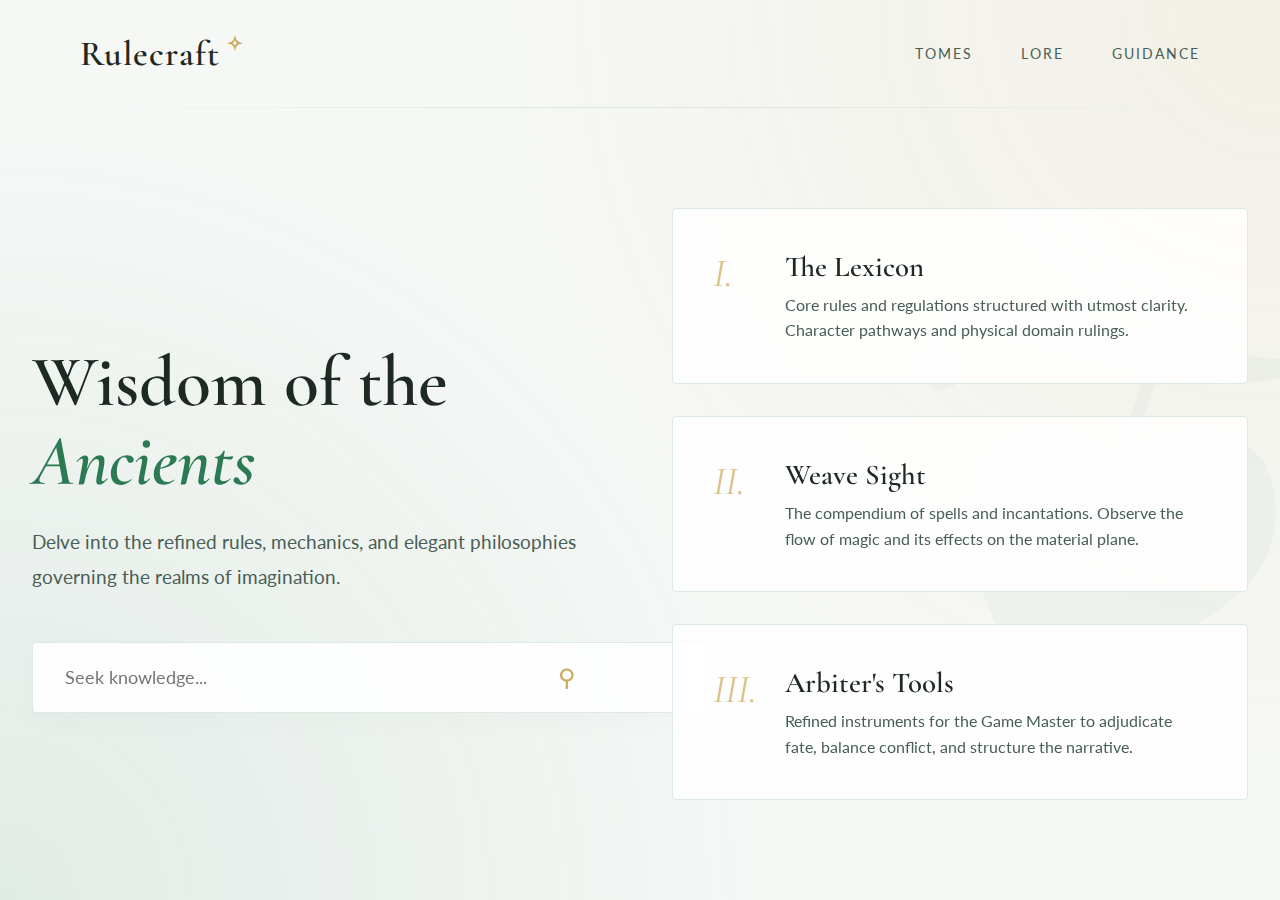
<file: mockups/08-elven-glass.html>
<!DOCTYPE html>
<html lang="en">

<head>
    <meta charset="UTF-8">
    <meta name="viewport" content="width=device-width, initial-scale=1.0">
    <title>Elven Glass | Rulecraft</title>
    <link rel="preconnect" href="https://fonts.googleapis.com">
    <link rel="preconnect" href="https://fonts.gstatic.com" crossorigin>
    <link
        href="https://fonts.googleapis.com/css2?family=Cormorant+Garamond:ital,wght@0,400;0,600;0,700;1,400&family=Lato:wght@300;400;700&display=swap"
        rel="stylesheet">
    <style>
        :root {
            --bg-color: #f6f8f6;
            --text-dark: #1f2924;
            --text-light: #495e54;
            --accent-green: #2b7a54;
            --accent-gold: #cba85a;
            --surface: rgba(255, 255, 255, 0.85);
            --border: rgba(43, 122, 84, 0.15);
        }

        body {
            margin: 0;
            padding: 0;
            background-color: var(--bg-color);
            background-image:
                radial-gradient(circle at top right, rgba(203, 168, 90, 0.1), transparent 50%),
                radial-gradient(circle at bottom left, rgba(43, 122, 84, 0.1), transparent 50%);
            font-family: 'Lato', sans-serif;
            color: var(--text-dark);
            min-height: 100vh;
            display: flex;
            flex-direction: column;
        }

        h1,
        h2,
        h3,
        .brand {
            font-family: 'Cormorant Garamond', serif;
            font-weight: 600;
        }

        /* Nav */
        nav {
            display: flex;
            justify-content: space-between;
            align-items: center;
            padding: 2rem 5rem;
        }

        .brand {
            font-size: 2.2rem;
            color: var(--text-dark);
            text-decoration: none;
            letter-spacing: 1px;
            position: relative;
        }

        .brand::after {
            content: '✧';
            color: var(--accent-gold);
            font-size: 1.2rem;
            position: absolute;
            top: 0;
            right: -1.5rem;
        }

        .nav-links {
            display: flex;
            gap: 3rem;
        }

        .nav-links a {
            color: var(--text-light);
            text-decoration: none;
            text-transform: uppercase;
            font-size: 0.85rem;
            letter-spacing: 2px;
            position: relative;
            transition: color 0.3s ease;
        }

        .nav-links a:hover {
            color: var(--accent-green);
        }

        /* Decorative Line under nav */
        .nav-border {
            height: 1px;
            background: linear-gradient(90deg, transparent, var(--border), transparent);
            margin: 0 5rem;
        }

        /* Layout */
        .container {
            max-width: 1300px;
            margin: 0 auto;
            padding: 4rem 2rem;
            display: grid;
            grid-template-columns: 1fr 1fr;
            gap: 4rem;
            align-items: center;
            flex-grow: 1;
        }

        .content-left {
            max-width: 600px;
        }

        /* Typography */
        h1 {
            font-size: 4.5rem;
            line-height: 1.1;
            margin-bottom: 1.5rem;
            color: var(--text-dark);
        }

        h1 span {
            color: var(--accent-green);
            font-style: italic;
        }

        p.lead {
            font-size: 1.2rem;
            color: var(--text-light);
            line-height: 1.8;
            margin-bottom: 3rem;
        }

        /* Search */
        .search-wrapper {
            position: relative;
        }

        .search-input {
            width: 100%;
            padding: 1.5rem 2rem;
            padding-right: 4rem;
            background: var(--surface);
            border: 1px solid var(--border);
            border-radius: 4px;
            /* Slightly sharp, elegant edge */
            font-family: 'Lato', sans-serif;
            font-size: 1.1rem;
            color: var(--text-dark);
            box-shadow: 0 10px 30px rgba(0, 0, 0, 0.02);
            backdrop-filter: blur(10px);
            -webkit-backdrop-filter: blur(10px);
            transition: all 0.3s ease;
            outline: none;
        }

        .search-input:focus {
            border-color: var(--accent-gold);
            box-shadow: 0 10px 30px rgba(203, 168, 90, 0.1);
        }

        .search-btn {
            position: absolute;
            right: 0;
            top: 0;
            height: 100%;
            padding: 0 2rem;
            background: transparent;
            border: none;
            color: var(--accent-gold);
            font-size: 1.5rem;
            cursor: pointer;
            transition: transform 0.3s ease;
        }

        .search-wrapper:hover .search-btn {
            transform: scale(1.1);
        }

        /* Cards Layout */
        .content-right {
            display: grid;
            grid-template-columns: 1fr;
            gap: 2rem;
            position: relative;
        }

        /* Decorative Leaf/Swirl */
        .bg-ornament {
            position: absolute;
            right: -100px;
            top: 50%;
            transform: translateY(-50%);
            font-size: 40rem;
            color: var(--accent-green);
            opacity: 0.03;
            z-index: -1;
            font-family: 'Cormorant Garamond', serif;
            pointer-events: none;
        }

        .menu-card {
            background: var(--surface);
            border: 1px solid var(--border);
            padding: 2.5rem;
            border-radius: 4px;
            display: flex;
            align-items: flex-start;
            gap: 2rem;
            transition: all 0.4s ease;
            position: relative;
            overflow: hidden;
            text-decoration: none;
            color: inherit;
        }

        .menu-card::before {
            content: '';
            position: absolute;
            left: 0;
            top: 0;
            bottom: 0;
            width: 4px;
            background: var(--accent-green);
            transform: scaleY(0);
            transition: transform 0.4s ease;
            transform-origin: bottom;
        }

        .menu-card:hover {
            transform: translateX(10px);
            box-shadow: 0 15px 35px rgba(43, 122, 84, 0.08);
            border-color: rgba(43, 122, 84, 0.3);
        }

        .menu-card:hover::before {
            transform: scaleY(1);
        }

        .card-number {
            font-family: 'Cormorant Garamond', serif;
            font-size: 2.5rem;
            font-style: italic;
            color: var(--accent-gold);
            opacity: 0.7;
            min-width: 40px;
        }

        .card-text h3 {
            font-size: 1.8rem;
            margin: 0 0 0.5rem 0;
            color: var(--text-dark);
        }

        .card-text p {
            font-size: 1rem;
            color: var(--text-light);
            line-height: 1.6;
            margin: 0;
        }

        /* Floating interaction */
        .float {
            animation: float 6s ease-in-out infinite;
        }

        @keyframes float {
            0% {
                transform: translateY(0px);
            }

            50% {
                transform: translateY(-10px);
            }

            100% {
                transform: translateY(0px);
            }
        }

        @media (max-width: 1024px) {
            .container {
                grid-template-columns: 1fr;
                gap: 3rem;
            }

            .content-left {
                text-align: center;
                margin: 0 auto;
            }
        }
    </style>
</head>

<body>

    <nav>
        <a href="#" class="brand">Rulecraft</a>
        <div class="nav-links">
            <a href="#">Tomes</a>
            <a href="#">Lore</a>
            <a href="#">Guidance</a>
        </div>
    </nav>
    <div class="nav-border"></div>

    <div class="container">
        <div class="content-left">
            <h1>Wisdom of the <span>Ancients</span></h1>
            <p class="lead">Delve into the refined rules, mechanics, and elegant philosophies governing the realms of
                imagination.</p>

            <div class="search-wrapper">
                <input type="text" class="search-input" placeholder="Seek knowledge...">
                <button class="search-btn">⚲</button>
            </div>
        </div>

        <div class="content-right float">
            <span class="bg-ornament">❦</span>

            <a href="#" class="menu-card">
                <div class="card-number">I.</div>
                <div class="card-text">
                    <h3>The Lexicon</h3>
                    <p>Core rules and regulations structured with utmost clarity. Character pathways and physical domain
                        rulings.</p>
                </div>
            </a>

            <a href="#" class="menu-card">
                <div class="card-number">II.</div>
                <div class="card-text">
                    <h3>Weave Sight</h3>
                    <p>The compendium of spells and incantations. Observe the flow of magic and its effects on the
                        material plane.</p>
                </div>
            </a>

            <a href="#" class="menu-card">
                <div class="card-number">III.</div>
                <div class="card-text">
                    <h3>Arbiter's Tools</h3>
                    <p>Refined instruments for the Game Master to adjudicate fate, balance conflict, and structure the
                        narrative.</p>
                </div>
            </a>
        </div>
    </div>

</body>

</html>
</file>
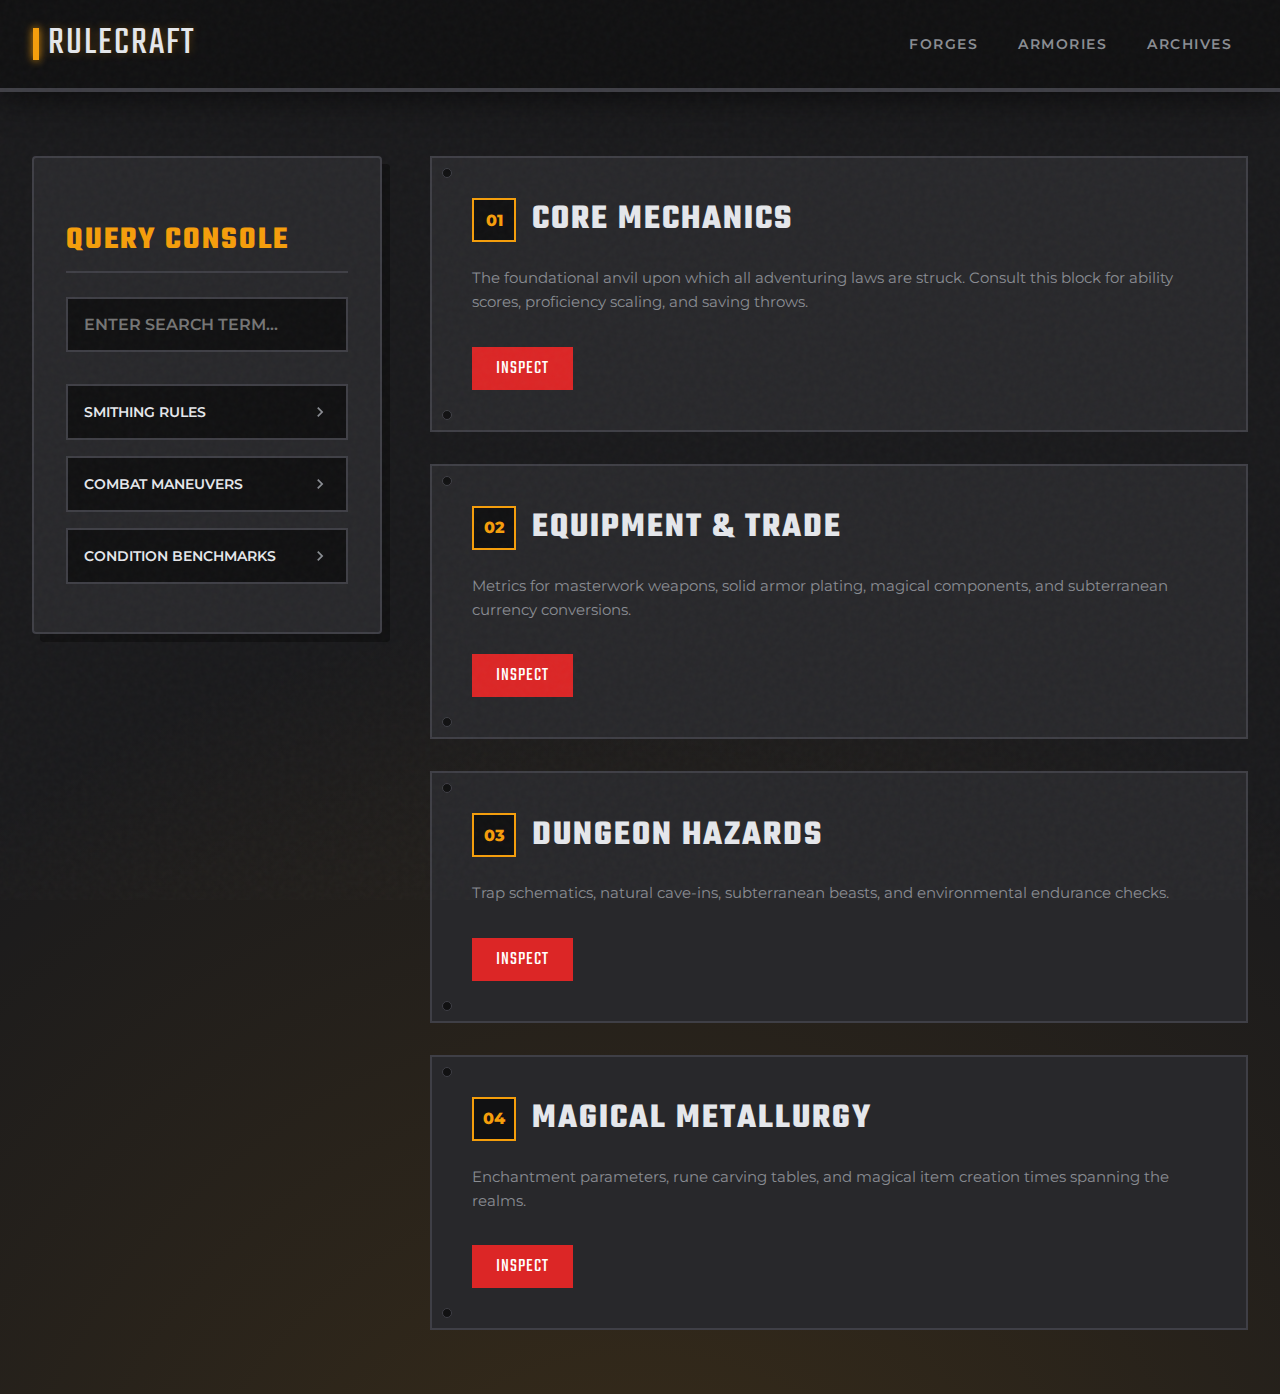
<file: mockups/09-dwarven-forge.html>
<!DOCTYPE html>
<html lang="en">

<head>
    <meta charset="UTF-8">
    <meta name="viewport" content="width=device-width, initial-scale=1.0">
    <title>Dwarven Forge | Rulecraft</title>
    <link rel="preconnect" href="https://fonts.googleapis.com">
    <link rel="preconnect" href="https://fonts.gstatic.com" crossorigin>
    <link
        href="https://fonts.googleapis.com/css2?family=Teko:wght@500;600;700&family=Montserrat:wght@400;600;800&display=swap"
        rel="stylesheet">
    <style>
        :root {
            --bg-color: #1a1a1c;
            --surface-dark: #111112;
            --surface-light: #28282b;
            --primary-amber: #f59e0b;
            /* Ember glow */
            --primary-red: #dc2626;
            /* Heat */
            --text-main: #e5e7eb;
            --text-muted: #8a8d93;
            --border-metal: #3f3f46;
        }

        body {
            margin: 0;
            padding: 0;
            background-color: var(--bg-color);
            background-image:
                radial-gradient(circle at 50% 120%, rgba(245, 158, 11, 0.15), transparent 60%);
            font-family: 'Montserrat', sans-serif;
            color: var(--text-main);
            min-height: 100vh;
        }

        /* Subtle textured grain effect for a stone/metal feel */
        body::after {
            content: '';
            position: fixed;
            top: 0;
            left: 0;
            width: 100vw;
            height: 100vh;
            background-image: url("data:image/svg+xml,%3Csvg viewBox='0 0 200 200' xmlns='http://www.w3.org/2000/svg'%3E%3Cfilter id='noiseFilter'%3E%3CfeTurbulence type='fractalNoise' baseFrequency='0.8' numOctaves='3' stitchTiles='stitch'/%3E%3C/filter%3E%3Crect width='100%25' height='100%25' filter='url(%23noiseFilter)' opactiy='0.02'/%3E%3C/svg%3E");
            opacity: 0.03;
            pointer-events: none;
            z-index: 10;
        }

        h1,
        h2,
        h3,
        .brand {
            font-family: 'Teko', sans-serif;
            text-transform: uppercase;
            letter-spacing: 2px;
        }

        /* Top Bar */
        .top-bar {
            background: var(--surface-dark);
            border-bottom: 4px solid var(--border-metal);
            padding: 1.5rem 3rem;
            display: flex;
            justify-content: space-between;
            align-items: center;
            box-shadow: 0 10px 30px rgba(0, 0, 0, 0.5);
        }

        .brand {
            font-size: 2.5rem;
            color: var(--text-main);
            position: relative;
            text-shadow: 0 0 10px rgba(245, 158, 11, 0.3);
            line-height: 1;
        }

        .brand::before {
            content: '';
            position: absolute;
            left: -15px;
            top: 50%;
            transform: translateY(-50%);
            width: 6px;
            height: 80%;
            background: var(--primary-amber);
            box-shadow: 0 0 8px var(--primary-amber);
        }

        .nav-items {
            display: flex;
            gap: 2.5rem;
        }

        .nav-item {
            color: var(--text-muted);
            text-decoration: none;
            font-size: 0.85rem;
            font-weight: 600;
            text-transform: uppercase;
            letter-spacing: 1.5px;
            display: flex;
            align-items: center;
            gap: 0.5rem;
            transition: color 0.2s;
        }

        .nav-item:hover {
            color: var(--primary-amber);
        }

        /* Main brutalist layout */
        .layout {
            max-width: 1400px;
            margin: 0 auto;
            padding: 4rem 2rem;
            display: grid;
            grid-template-columns: 350px 1fr;
            gap: 3rem;
        }

        @media (max-width: 1000px) {
            .layout {
                grid-template-columns: 1fr;
            }
        }

        /* Left Panel - Control Station */
        .control-station {
            background: var(--surface-light);
            border: 2px solid var(--border-metal);
            border-radius: 4px;
            padding: 2rem;
            box-shadow: 8px 8px 0px var(--surface-dark);
            height: fit-content;
        }

        .section-title {
            font-size: 2rem;
            color: var(--primary-amber);
            margin-bottom: 1.5rem;
            border-bottom: 2px solid var(--border-metal);
            padding-bottom: 0.5rem;
        }

        .search-block {
            margin-bottom: 2rem;
        }

        .search-input {
            width: 100%;
            background: var(--surface-dark);
            border: 2px solid var(--border-metal);
            padding: 1rem;
            color: var(--text-main);
            font-family: inherit;
            font-size: 1rem;
            font-weight: 600;
            outline: none;
            transition: all 0.2s;
            box-sizing: border-box;
        }

        .search-input:focus {
            border-color: var(--primary-amber);
            box-shadow: 0 0 15px rgba(245, 158, 11, 0.2);
        }

        .action-list {
            list-style: none;
            padding: 0;
            margin: 0;
        }

        .action-item {
            background: var(--surface-dark);
            border: 2px solid var(--border-metal);
            margin-bottom: 1rem;
            padding: 1rem;
            cursor: pointer;
            transition: all 0.2s;
            display: flex;
            align-items: center;
            justify-content: space-between;
        }

        .action-item span {
            font-weight: 600;
            font-size: 0.9rem;
            text-transform: uppercase;
        }

        .action-item svg {
            width: 20px;
            height: 20px;
            fill: var(--text-muted);
            transition: fill 0.2s;
        }

        .action-item:hover {
            border-color: var(--primary-amber);
            transform: translateX(5px);
        }

        .action-item:hover svg {
            fill: var(--primary-amber);
        }

        /* Right Panel - Massive Data Cards */
        .data-grid {
            display: grid;
            grid-template-columns: repeat(auto-fit, minmax(400px, 1fr));
            gap: 2rem;
        }

        .data-card {
            background: var(--surface-light);
            border: 2px solid var(--border-metal);
            padding: 2.5rem;
            position: relative;
            transition: all 0.3s cubic-bezier(0.25, 0.8, 0.25, 1);
        }

        /* Rivet details */
        .data-card::before,
        .data-card::after {
            content: '';
            position: absolute;
            width: 8px;
            height: 8px;
            background: var(--surface-dark);
            border: 1px solid var(--border-metal);
            border-radius: 50%;
        }

        .data-card::before {
            top: 10px;
            left: 10px;
            box-shadow: calc(100% - 20px) 0 0 -1px var(--surface-dark), calc(100% - 20px) 0 0 0 var(--border-metal);
        }

        .data-card::after {
            bottom: 10px;
            left: 10px;
            box-shadow: calc(100% - 20px) 0 0 -1px var(--surface-dark), calc(100% - 20px) 0 0 0 var(--border-metal);
        }

        .data-card:hover {
            border-color: var(--primary-amber);
            box-shadow: 0 0 20px rgba(245, 158, 11, 0.15), inset 0 0 20px rgba(245, 158, 11, 0.05);
            transform: translateY(-5px);
        }

        .card-header {
            display: flex;
            align-items: center;
            gap: 1rem;
            margin-bottom: 1.5rem;
        }

        .card-icon {
            width: 40px;
            height: 40px;
            background: var(--surface-dark);
            border: 2px solid var(--primary-amber);
            display: flex;
            align-items: center;
            justify-content: center;
            color: var(--primary-amber);
            font-weight: 800;
        }

        .data-card h3 {
            font-size: 2.2rem;
            margin: 0;
            line-height: 1;
        }

        .data-card p {
            color: var(--text-muted);
            font-size: 0.95rem;
            line-height: 1.6;
            margin-bottom: 2rem;
        }

        .btn-forge {
            display: inline-block;
            background: var(--primary-red);
            color: #fff;
            text-transform: uppercase;
            font-family: 'Teko', sans-serif;
            font-size: 1.2rem;
            letter-spacing: 1px;
            padding: 0.5rem 1.5rem;
            border: none;
            cursor: pointer;
            transition: background 0.2s, box-shadow 0.2s;
            text-decoration: none;
        }

        .btn-forge:hover {
            background: var(--primary-amber);
            box-shadow: 0 0 15px rgba(245, 158, 11, 0.5);
            color: var(--surface-dark);
        }
    </style>
</head>

<body>

    <header class="top-bar">
        <div class="brand">Rulecraft</div>
        <nav class="nav-items">
            <a href="#" class="nav-item">Forges</a>
            <a href="#" class="nav-item">Armories</a>
            <a href="#" class="nav-item">Archives</a>
        </nav>
    </header>

    <main class="layout">
        <!-- Sidebar -->
        <aside class="control-station">
            <h2 class="section-title">Query Console</h2>
            <div class="search-block">
                <input type="text" class="search-input" placeholder="ENTER SEARCH TERM...">
            </div>

            <ul class="action-list">
                <li class="action-item">
                    <span>Smithing Rules</span>
                    <svg viewBox="0 0 24 24">
                        <path d="M10 6L8.59 7.41 13.17 12l-4.58 4.59L10 18l6-6z" />
                    </svg>
                </li>
                <li class="action-item">
                    <span>Combat Maneuvers</span>
                    <svg viewBox="0 0 24 24">
                        <path d="M10 6L8.59 7.41 13.17 12l-4.58 4.59L10 18l6-6z" />
                    </svg>
                </li>
                <li class="action-item">
                    <span>Condition Benchmarks</span>
                    <svg viewBox="0 0 24 24">
                        <path d="M10 6L8.59 7.41 13.17 12l-4.58 4.59L10 18l6-6z" />
                    </svg>
                </li>
            </ul>
        </aside>

        <!-- Main Content -->
        <section class="data-grid">
            <article class="data-card">
                <div class="card-header">
                    <div class="card-icon">01</div>
                    <h3>Core Mechanics</h3>
                </div>
                <p>The foundational anvil upon which all adventuring laws are struck. Consult this block for ability
                    scores, proficiency scaling, and saving throws.</p>
                <a href="#" class="btn-forge">Inspect</a>
            </article>

            <article class="data-card">
                <div class="card-header">
                    <div class="card-icon">02</div>
                    <h3>Equipment & Trade</h3>
                </div>
                <p>Metrics for masterwork weapons, solid armor plating, magical components, and subterranean currency
                    conversions.</p>
                <a href="#" class="btn-forge">Inspect</a>
            </article>

            <article class="data-card">
                <div class="card-header">
                    <div class="card-icon">03</div>
                    <h3>Dungeon Hazards</h3>
                </div>
                <p>Trap schematics, natural cave-ins, subterranean beasts, and environmental endurance checks.</p>
                <a href="#" class="btn-forge">Inspect</a>
            </article>

            <article class="data-card">
                <div class="card-header">
                    <div class="card-icon">04</div>
                    <h3>Magical Metallurgy</h3>
                </div>
                <p>Enchantment parameters, rune carving tables, and magical item creation times spanning the realms.</p>
                <a href="#" class="btn-forge">Inspect</a>
            </article>
        </section>
    </main>

</body>

</html>
</file>
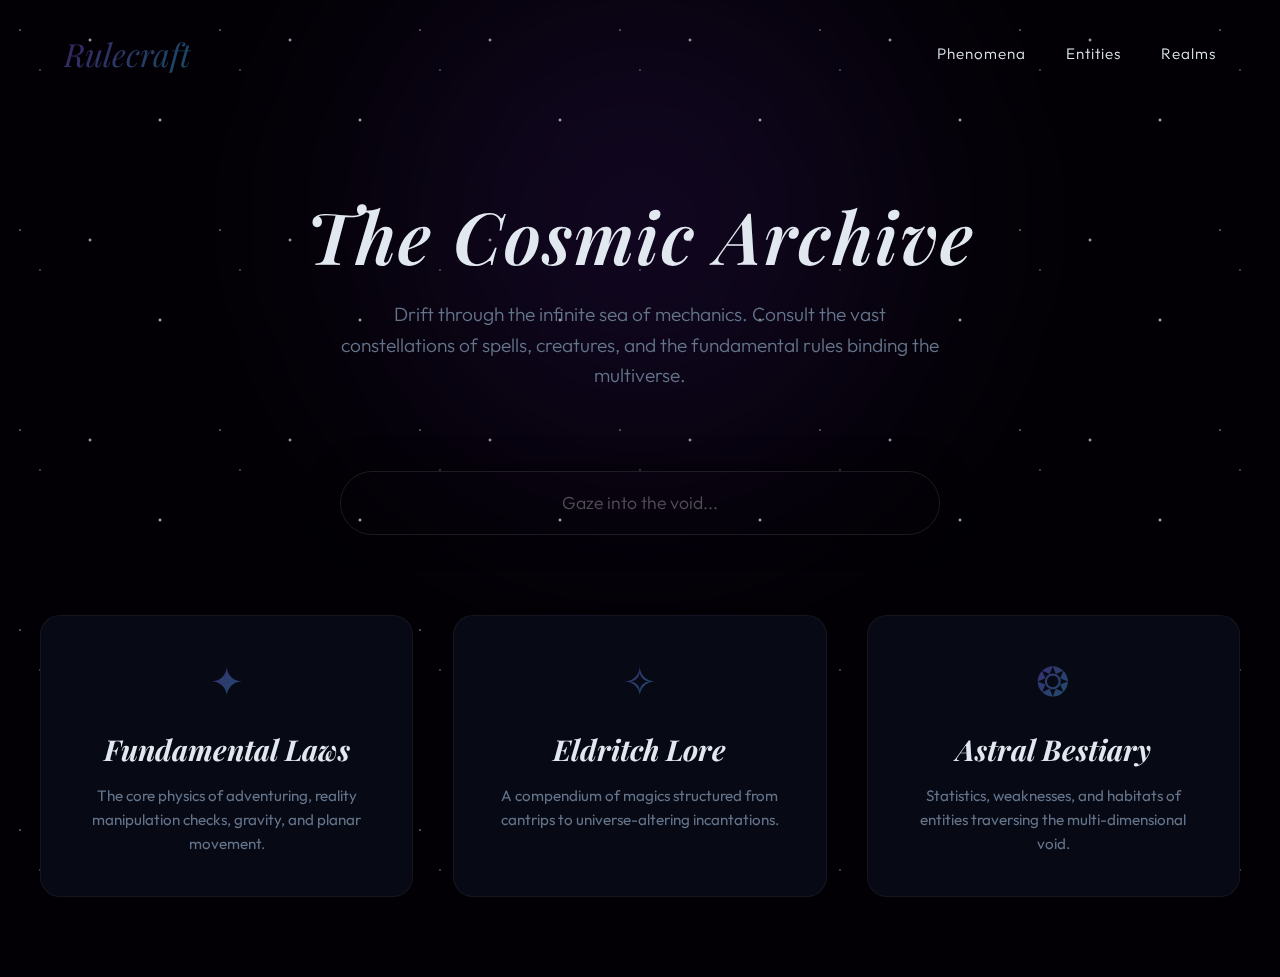
<file: mockups/10-astral-plane.html>
<!DOCTYPE html>
<html lang="en">

<head>
    <meta charset="UTF-8">
    <meta name="viewport" content="width=device-width, initial-scale=1.0">
    <title>Astral Plane | Rulecraft</title>
    <link rel="preconnect" href="https://fonts.googleapis.com">
    <link rel="preconnect" href="https://fonts.gstatic.com" crossorigin>
    <link
        href="https://fonts.googleapis.com/css2?family=Outfit:wght@300;400;600&family=Playfair+Display:ital,wght@1,600&display=swap"
        rel="stylesheet">
    <style>
        :root {
            --bg-void: #030005;
            --text-starlight: #e2e8f0;
            --text-deep: #64748b;
            /* Ethereal gradients */
            --gradient-nebula: linear-gradient(135deg, rgba(139, 92, 246, 0.4), rgba(56, 189, 248, 0.4));
            --glow: rgba(139, 92, 246, 0.3);
            --card-bg: rgba(15, 23, 42, 0.4);
        }

        body {
            margin: 0;
            padding: 0;
            background-color: var(--bg-void);
            font-family: 'Outfit', sans-serif;
            color: var(--text-starlight);
            min-height: 100vh;
            overflow-x: hidden;
            display: flex;
            flex-direction: column;
        }

        /* Starry parallax background trick */
        .stars {
            position: fixed;
            top: 0;
            left: 0;
            width: 100%;
            height: 100%;
            pointer-events: none;
            z-index: -1;
            background:
                radial-gradient(1px 1px at 20px 30px, #ffffff, rgba(0, 0, 0, 0)),
                radial-gradient(1px 1px at 40px 70px, rgba(255, 255, 255, 0.8), rgba(0, 0, 0, 0)),
                radial-gradient(2px 2px at 90px 40px, rgba(255, 255, 255, 0.9), rgba(0, 0, 0, 0)),
                radial-gradient(2px 2px at 160px 120px, #ffffff, rgba(0, 0, 0, 0));
            background-repeat: repeat;
            background-size: 200px 200px;
            animation: drift 100s linear infinite;
        }

        /* Nebula orb */
        .nebula {
            position: fixed;
            top: -20%;
            left: 50%;
            transform: translateX(-50%);
            width: 800px;
            height: 800px;
            background: radial-gradient(circle, rgba(124, 58, 237, 0.15) 0%, rgba(3, 0, 5, 0) 70%);
            filter: blur(80px);
            z-index: -1;
            pointer-events: none;
            animation: pulse-nebula 20s ease-in-out infinite alternate;
        }

        @keyframes drift {
            from {
                background-position: 0 0;
            }

            to {
                background-position: 200px 200px;
            }
        }

        @keyframes pulse-nebula {
            0% {
                transform: translateX(-50%) scale(1);
                opacity: 0.8;
            }

            100% {
                transform: translateX(-50%) scale(1.2);
                opacity: 1;
            }
        }

        h1,
        h2,
        .brand {
            font-family: 'Playfair Display', serif;
            font-style: italic;
        }

        /* Nav */
        nav {
            padding: 2rem 4rem;
            display: flex;
            justify-content: space-between;
            align-items: center;
        }

        .brand {
            font-size: 2rem;
            background: var(--gradient-nebula);
            -webkit-background-clip: text;
            background-clip: text;
            -webkit-text-fill-color: transparent;
            text-decoration: none;
        }

        .nav-links {
            display: flex;
            gap: 2.5rem;
        }

        .nav-links a {
            color: var(--text-starlight);
            text-decoration: none;
            font-size: 0.95rem;
            font-weight: 300;
            letter-spacing: 1px;
            transition: text-shadow 0.3s ease;
        }

        .nav-links a:hover {
            text-shadow: 0 0 10px #38bdf8;
        }

        /* Hero */
        .hero {
            text-align: center;
            margin: 5rem 0;
            padding: 0 2rem;
        }

        .hero h1 {
            font-size: 4.5rem;
            margin: 0 0 1rem 0;
            font-weight: 600;
            letter-spacing: 2px;
        }

        .hero p {
            font-weight: 300;
            font-size: 1.2rem;
            color: var(--text-deep);
            max-width: 600px;
            margin: 0 auto 3rem auto;
            line-height: 1.6;
        }

        /* Cosmic Search Bar */
        .search-wrapper {
            max-width: 600px;
            margin: 0 auto 5rem auto;
            position: relative;
        }

        .search-input {
            width: 100%;
            padding: 1.2rem 2rem;
            background: transparent;
            border: 1px solid rgba(255, 255, 255, 0.1);
            border-radius: 100px;
            color: var(--text-starlight);
            font-family: 'Outfit', sans-serif;
            font-size: 1.1rem;
            font-weight: 300;
            text-align: center;
            outline: none;
            transition: all 0.4s ease;
            box-sizing: border-box;
            box-shadow: 0 0 30px rgba(0, 0, 0, 0.5);
        }

        .search-input::placeholder {
            color: rgba(255, 255, 255, 0.3);
        }

        .search-input:focus {
            border-color: rgba(139, 92, 246, 0.5);
            background: rgba(15, 23, 42, 0.6);
            backdrop-filter: blur(10px);
            box-shadow: 0 0 40px var(--glow), inset 0 0 20px rgba(139, 92, 246, 0.1);
        }

        /* Floating Constellation Cards */
        .constellation-grid {
            max-width: 1200px;
            margin: 0 auto;
            display: grid;
            grid-template-columns: repeat(auto-fit, minmax(300px, 1fr));
            gap: 2.5rem;
            padding: 0 2rem 5rem 2rem;
        }

        .node-card {
            background: var(--card-bg);
            border-radius: 20px;
            padding: 2.5rem;
            border: 1px solid rgba(255, 255, 255, 0.05);
            backdrop-filter: blur(20px);
            -webkit-backdrop-filter: blur(20px);
            transition: all 0.5s cubic-bezier(0.23, 1, 0.32, 1);
            text-decoration: none;
            color: inherit;
            display: flex;
            flex-direction: column;
            align-items: center;
            text-align: center;
            position: relative;
            overflow: hidden;
        }

        .node-card::before {
            content: '';
            position: absolute;
            top: 0;
            right: 0;
            bottom: 0;
            left: 0;
            background: radial-gradient(circle at 50% 0%, rgba(139, 92, 246, 0.2), transparent 70%);
            opacity: 0;
            transition: opacity 0.5s ease;
        }

        .node-card:hover {
            transform: translateY(-10px) scale(1.02);
            border-color: rgba(139, 92, 246, 0.3);
            box-shadow: 0 20px 40px rgba(0, 0, 0, 0.4), 0 0 30px rgba(139, 92, 246, 0.1);
        }

        .node-card:hover::before {
            opacity: 1;
        }

        .mystic-sigil {
            font-size: 2.5rem;
            margin-bottom: 1.5rem;
            background: var(--gradient-nebula);
            -webkit-background-clip: text;
            background-clip: text;
            -webkit-text-fill-color: transparent;
            animation: gentle-spin 20s linear infinite;
        }

        @keyframes gentle-spin {
            from {
                transform: rotate(0deg);
            }

            to {
                transform: rotate(360deg);
            }
        }

        .node-card h2 {
            font-size: 1.8rem;
            margin: 0 0 1rem 0;
            font-family: 'Playfair Display', serif;
            font-style: italic;
        }

        .node-card p {
            color: var(--text-deep);
            font-size: 0.95rem;
            line-height: 1.6;
            margin: 0;
            z-index: 1;
        }
    </style>
</head>

<body>

    <div class="stars"></div>
    <div class="nebula"></div>

    <nav>
        <a href="#" class="brand">Rulecraft</a>
        <div class="nav-links">
            <a href="#">Phenomena</a>
            <a href="#">Entities</a>
            <a href="#">Realms</a>
        </div>
    </nav>

    <main>
        <div class="hero">
            <h1>The Cosmic Archive</h1>
            <p>Drift through the infinite sea of mechanics. Consult the vast constellations of spells, creatures, and
                the fundamental rules binding the multiverse.</p>
        </div>

        <div class="search-wrapper">
            <input type="text" class="search-input" placeholder="Gaze into the void...">
        </div>

        <div class="constellation-grid">
            <a href="#" class="node-card">
                <div class="mystic-sigil">✦</div>
                <h2>Fundamental Laws</h2>
                <p>The core physics of adventuring, reality manipulation checks, gravity, and planar movement.</p>
            </a>

            <a href="#" class="node-card">
                <div class="mystic-sigil">✧</div>
                <h2>Eldritch Lore</h2>
                <p>A compendium of magics structured from cantrips to universe-altering incantations.</p>
            </a>

            <a href="#" class="node-card">
                <div class="mystic-sigil">❂</div>
                <h2>Astral Bestiary</h2>
                <p>Statistics, weaknesses, and habitats of entities traversing the multi-dimensional void.</p>
            </a>
        </div>
    </main>

</body>

</html>
</file>
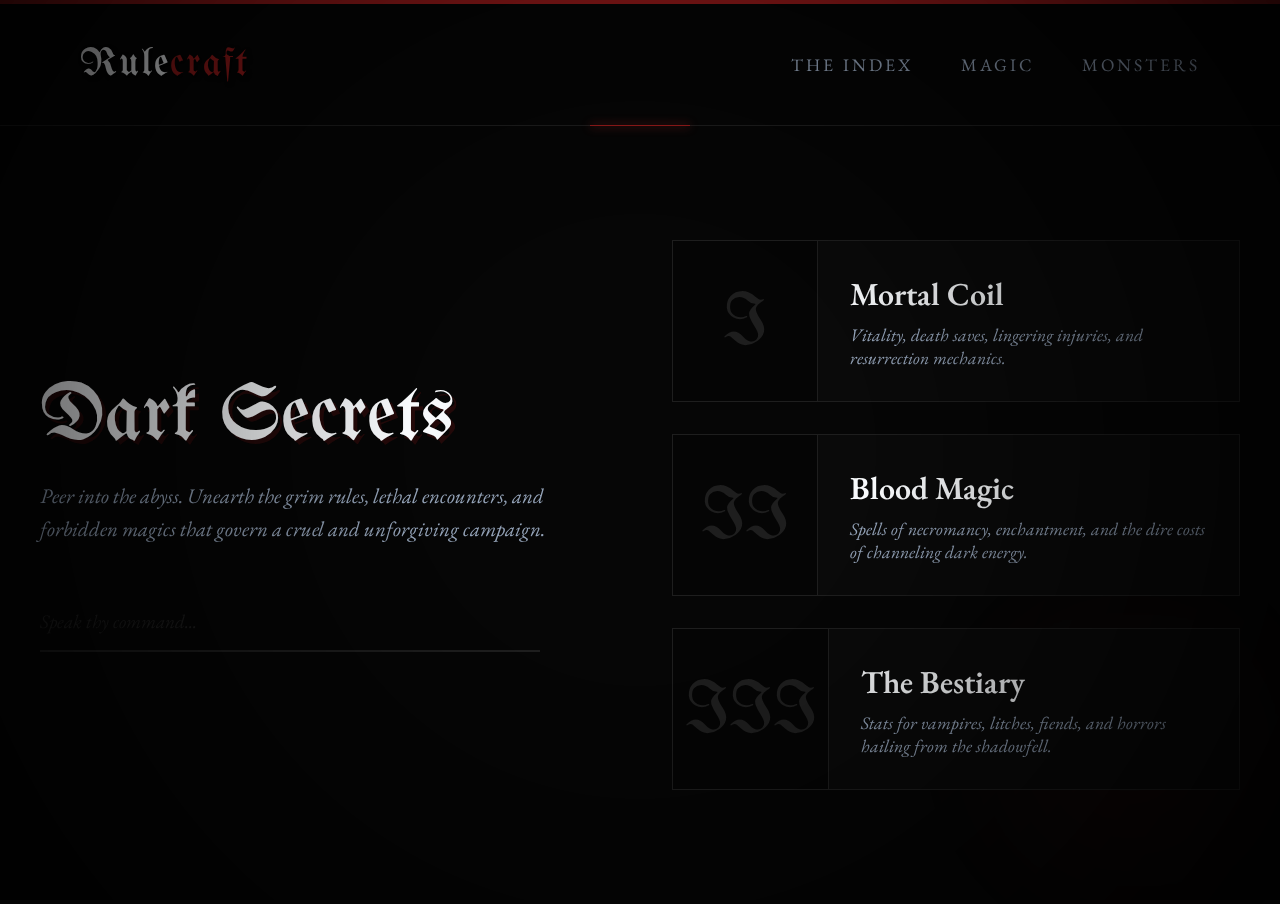
<file: mockups/11-gothic-shadow.html>
<!DOCTYPE html>
<html lang="en">

<head>
    <meta charset="UTF-8">
    <meta name="viewport" content="width=device-width, initial-scale=1.0">
    <title>Gothic Shadow | Rulecraft</title>
    <link rel="preconnect" href="https://fonts.googleapis.com">
    <link rel="preconnect" href="https://fonts.gstatic.com" crossorigin>
    <link
        href="https://fonts.googleapis.com/css2?family=UnifrakturMaguntia&family=EB+Garamond:ital,wght@0,400;0,600;0,800;1,400&display=swap"
        rel="stylesheet">
    <style>
        :root {
            --bg-base: #060606;
            --surface: #0a0a0a;
            --crimson: #991b1b;
            --crimson-glow: #ef4444;
            --text-primary: #f8fafc;
            --text-secondary: #94a3b8;
            --border-subtle: #1e1e1e;
        }

        body {
            margin: 0;
            padding: 0;
            background-color: var(--bg-base);
            font-family: 'EB Garamond', serif;
            color: var(--text-primary);
            min-height: 100vh;
            display: flex;
            flex-direction: column;
            overflow-x: hidden;
            border-top: 4px solid var(--crimson);
        }

        /* Subtle vignette effect */
        body::before {
            content: '';
            position: fixed;
            top: 0;
            left: 0;
            right: 0;
            bottom: 0;
            background: radial-gradient(circle at center, transparent 30%, rgba(0, 0, 0, 0.8) 100%);
            pointer-events: none;
            z-index: 10;
        }

        h1,
        .brand,
        .display-num {
            font-family: 'UnifrakturMaguntia', cursive;
            font-weight: normal;
        }

        /* Nav */
        header {
            padding: 2.5rem 5rem;
            display: flex;
            justify-content: space-between;
            align-items: center;
            border-bottom: 1px solid var(--border-subtle);
            position: relative;
        }

        header::after {
            content: '';
            position: absolute;
            bottom: -1px;
            left: 50%;
            transform: translateX(-50%);
            width: 100px;
            height: 1px;
            background: var(--crimson);
            box-shadow: 0 0 10px var(--crimson-glow);
        }

        .brand {
            font-size: 2.5rem;
            color: var(--text-primary);
            text-decoration: none;
            letter-spacing: 2px;
            text-shadow: 2px 2px 4px rgba(0, 0, 0, 0.8);
        }

        .brand span {
            color: var(--crimson);
        }

        .nav-links {
            display: flex;
            gap: 3rem;
        }

        .nav-links a {
            color: var(--text-secondary);
            text-decoration: none;
            font-size: 1.1rem;
            text-transform: uppercase;
            letter-spacing: 3px;
            transition: all 0.3s ease;
            position: relative;
        }

        .nav-links a:hover {
            color: var(--crimson-glow);
        }

        .nav-links a::before {
            content: '†';
            position: absolute;
            left: -15px;
            opacity: 0;
            color: var(--crimson);
            transition: opacity 0.3s ease, transform 0.3s ease;
            transform: translateX(-10px);
        }

        .nav-links a:hover::before {
            opacity: 1;
            transform: translateX(0);
        }

        /* Hero */
        .container {
            max-width: 1200px;
            margin: 0 auto;
            padding: 5rem 2rem;
            display: grid;
            grid-template-columns: 1fr 1fr;
            gap: 4rem;
            align-items: center;
            flex-grow: 1;
        }

        @media (max-width: 900px) {
            .container {
                grid-template-columns: 1fr;
                text-align: center;
            }
        }

        .hero h1 {
            font-size: 5rem;
            margin: 0 0 1rem 0;
            color: var(--text-primary);
            line-height: 1;
            text-shadow: 4px 4px 0px rgba(153, 27, 27, 0.2);
        }

        .hero p {
            font-size: 1.3rem;
            color: var(--text-secondary);
            line-height: 1.6;
            margin-bottom: 3rem;
            font-style: italic;
        }

        .search-box {
            position: relative;
            max-width: 500px;
        }

        .search-box input {
            width: 100%;
            background: transparent;
            border: none;
            border-bottom: 2px solid var(--border-subtle);
            padding: 1rem 0;
            font-family: inherit;
            font-size: 1.2rem;
            color: var(--text-primary);
            outline: none;
            transition: border-color 0.3s ease;
            box-sizing: border-box;
        }

        .search-box input:focus {
            border-color: var(--crimson);
        }

        .search-box input::placeholder {
            color: var(--border-subtle);
            font-style: italic;
        }

        /* Grimoire Entries Layout */
        .entries {
            display: flex;
            flex-direction: column;
            gap: 2rem;
        }

        .entry-card {
            display: flex;
            align-items: stretch;
            background: var(--surface);
            border: 1px solid var(--border-subtle);
            text-decoration: none;
            color: var(--text-primary);
            transition: all 0.4s ease;
            position: relative;
            overflow: hidden;
        }

        .entry-card::after {
            content: '';
            position: absolute;
            top: 0;
            left: 0;
            width: 100%;
            height: 100%;
            background: linear-gradient(90deg, rgba(153, 27, 27, 0.05), transparent);
            opacity: 0;
            transition: opacity 0.4s ease;
        }

        .entry-card:hover {
            border-color: var(--crimson);
            transform: translateX(10px);
            box-shadow: -10px 10px 30px rgba(0, 0, 0, 0.8);
        }

        .entry-card:hover::after {
            opacity: 1;
        }

        .display-num {
            font-size: 4rem;
            line-height: 1;
            color: var(--border-subtle);
            padding: 2rem;
            background: rgba(0, 0, 0, 0.5);
            border-right: 1px solid var(--border-subtle);
            display: flex;
            align-items: center;
            justify-content: center;
            min-width: 80px;
            transition: color 0.4s ease;
        }

        .entry-card:hover .display-num {
            color: var(--crimson);
        }

        .entry-content {
            padding: 2rem;
            display: flex;
            flex-direction: column;
            justify-content: center;
            z-index: 1;
        }

        .entry-content h2 {
            font-size: 2rem;
            margin: 0 0 0.5rem 0;
            font-weight: 600;
        }

        .entry-content p {
            color: var(--text-secondary);
            margin: 0;
            font-size: 1.1rem;
            font-style: italic;
        }

        /* Background blood spatter / ink effect */
        .ink-splatter {
            position: fixed;
            bottom: -50px;
            right: -50px;
            width: 400px;
            height: 400px;
            background: radial-gradient(circle, rgba(153, 27, 27, 0.08) 0%, transparent 70%);
            filter: blur(20px);
            z-index: -1;
            pointer-events: none;
        }
    </style>
</head>

<body>

    <div class="ink-splatter"></div>

    <header>
        <a href="#" class="brand">Rule<span>craft</span></a>
        <nav class="nav-links">
            <a href="#">The Index</a>
            <a href="#">Magic</a>
            <a href="#">Monsters</a>
        </nav>
    </header>

    <main class="container">
        <div class="hero">
            <h1>Dark Secrets</h1>
            <p>Peer into the abyss. Unearth the grim rules, lethal encounters, and forbidden magics that govern a cruel
                and unforgiving campaign.</p>

            <div class="search-box">
                <input type="text" placeholder="Speak thy command...">
            </div>
        </div>

        <div class="entries">
            <a href="#" class="entry-card">
                <div class="display-num">I</div>
                <div class="entry-content">
                    <h2>Mortal Coil</h2>
                    <p>Vitality, death saves, lingering injuries, and resurrection mechanics.</p>
                </div>
            </a>

            <a href="#" class="entry-card">
                <div class="display-num">II</div>
                <div class="entry-content">
                    <h2>Blood Magic</h2>
                    <p>Spells of necromancy, enchantment, and the dire costs of channeling dark energy.</p>
                </div>
            </a>

            <a href="#" class="entry-card">
                <div class="display-num">III</div>
                <div class="entry-content">
                    <h2>The Bestiary</h2>
                    <p>Stats for vampires, litches, fiends, and horrors hailing from the shadowfell.</p>
                </div>
            </a>
        </div>
    </main>

</body>

</html>
</file>
